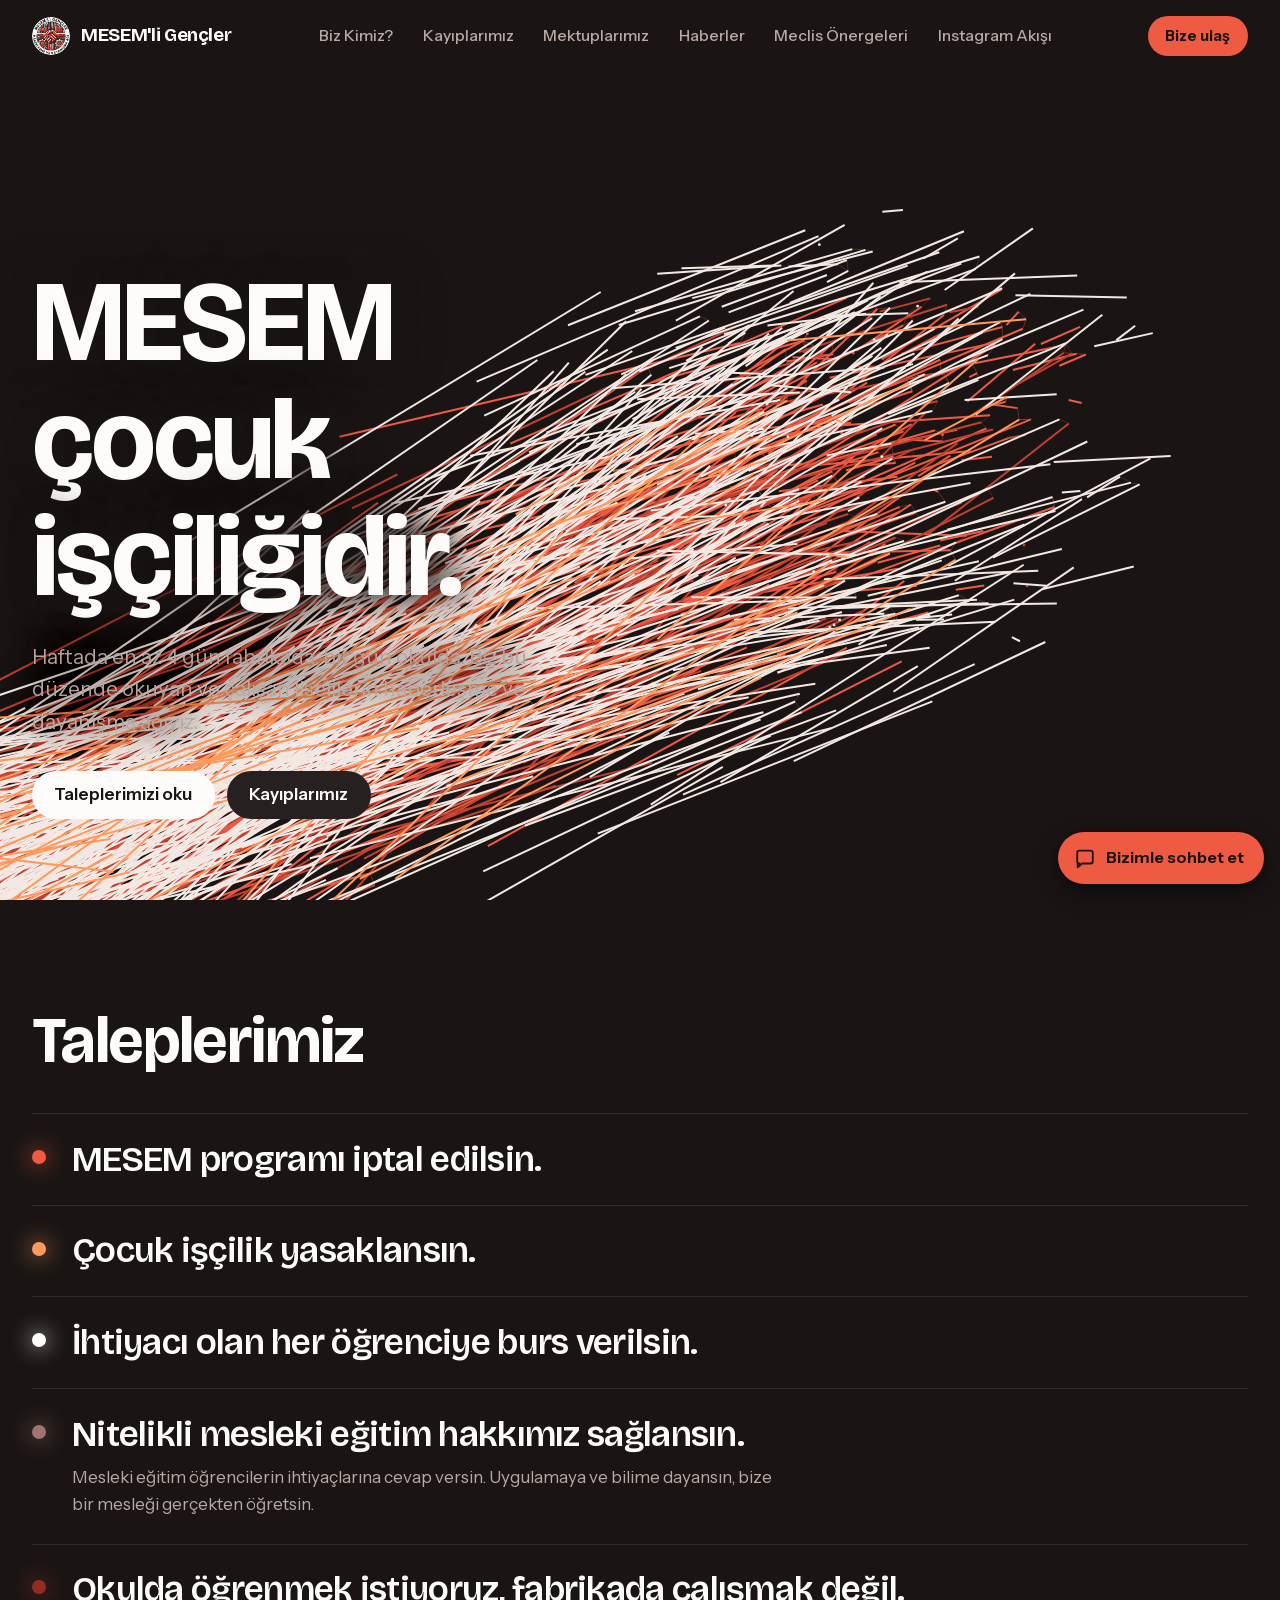
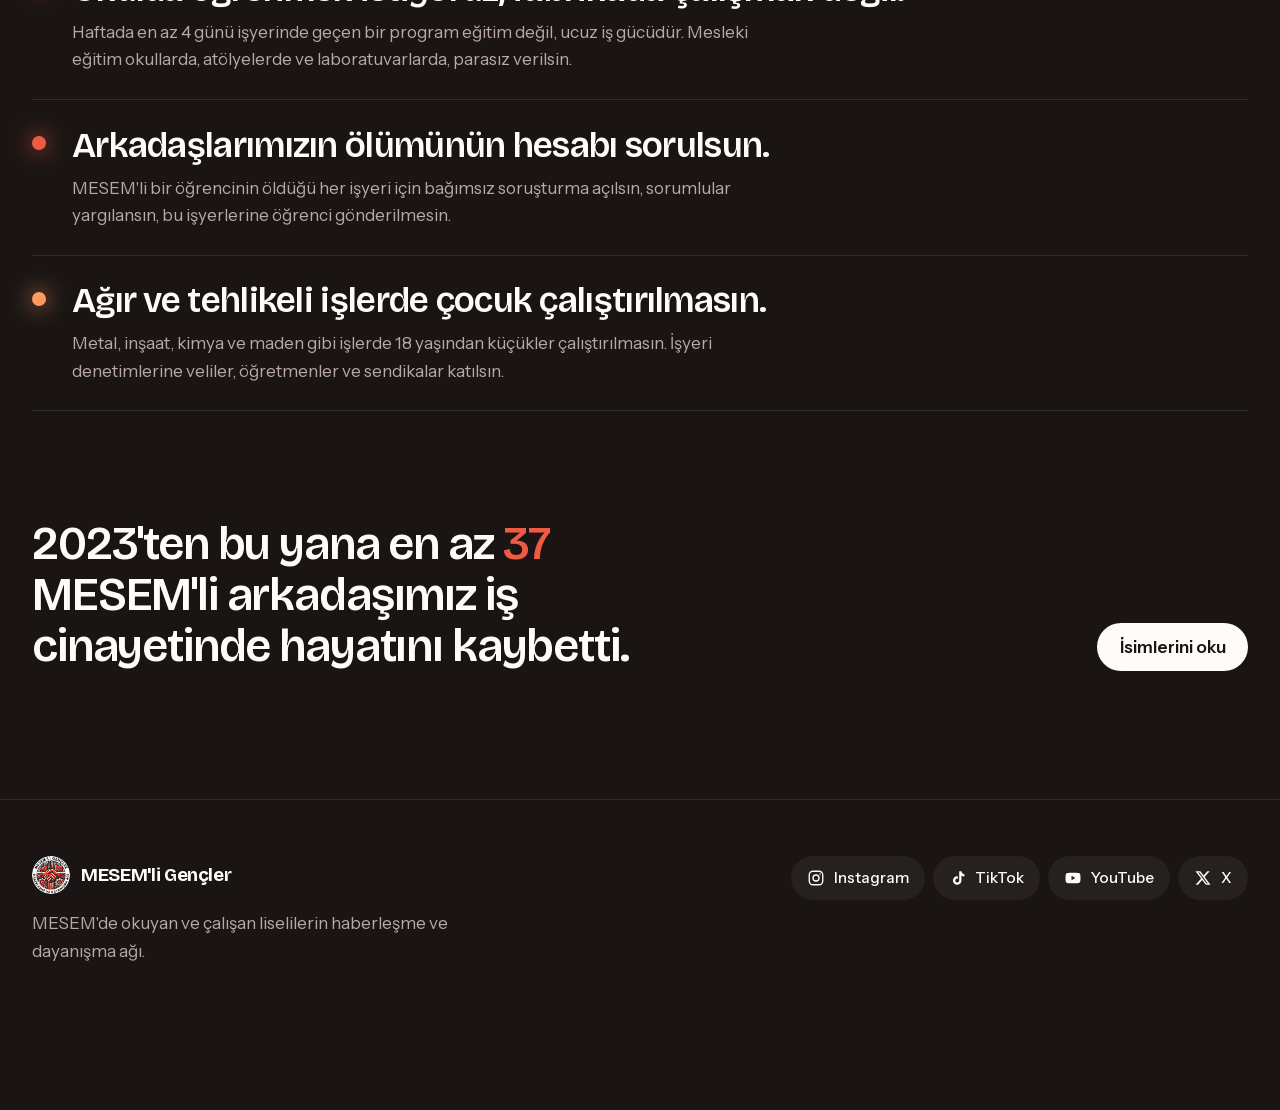
<file: index.html>
<!doctype html>
<html lang="tr">
<head>
  <meta charset="utf-8">
  <meta name="viewport" content="width=device-width, initial-scale=1">
  <title>MESEM'li Gençler</title>
  <meta name="description" content="MESEM çocuk işçiliğidir. MESEM'de okuyan ve çalışan liselilerin haberleşme ve dayanışma ağı.">
  <meta name="theme-color" content="#1a1514">
  <link rel="icon" href="assets/logo/profile.jpg">
  <link rel="stylesheet" href="css/site.css?v=202611180322">

  <!--meta-->
  <link rel="canonical" href="https://mesemligencler.com/">
  <meta property="og:type" content="website">
  <meta property="og:locale" content="tr_TR">
  <meta property="og:site_name" content="MESEM'li Gençler">
  <meta property="og:title" content="MESEM&#x27;li Gençler">
  <meta property="og:description" content="MESEM çocuk işçiliğidir. MESEM&#x27;de okuyan ve çalışan liselilerin haberleşme ve dayanışma ağı.">
  <meta property="og:url" content="https://mesemligencler.com/">
  <meta property="og:image" content="https://mesemligencler.com/og.jpg">
  <meta property="og:image:width" content="1200">
  <meta property="og:image:height" content="630">
  <meta property="og:image:alt" content="MESEM&#x27;li Gençler: MESEM çocuk işçiliğidir.">
  <meta name="twitter:card" content="summary_large_image">
  <link rel="stylesheet" href="css/bot.css?v=5">
  <!--/meta-->
</head>
<body data-page="home">
  <!--header-->
  <header class="site-header">
    <div class="wrap site-header__inner">
      <a class="brand" href="./"><img src="assets/logo/profile.jpg" alt="" width="38" height="38">MESEM'li Gençler</a>
      <nav class="nav" aria-label="Ana menü"><a href="biz-kimiz.html">Biz Kimiz?</a><a href="kayiplar.html">Kayıplarımız</a><a href="mektuplar.html">Mektuplarımız</a><a href="haberler.html">Haberler</a><a href="onergeler.html">Meclis Önergeleri</a><a href="akis.html">Instagram Akışı</a></nav>
      <div class="header-actions">
        <a class="nav-cta" href="iletisim.html">Bize ulaş</a>
        
        <button class="menu-btn" type="button" aria-expanded="false" aria-controls="mobile-menu" aria-label="Menüyü aç"><span></span><span></span><span></span></button>
      </div>
    </div>
  </header>
  <div class="mobile-menu" id="mobile-menu">
    <nav aria-label="Mobil menü"><a href="./" aria-current="page">Talepler</a><a href="biz-kimiz.html">Biz Kimiz?</a><a href="kayiplar.html">Kayıplarımız</a><a href="mektuplar.html">Mektuplarımız</a><a href="haberler.html">Haberler</a><a href="onergeler.html">Meclis Önergeleri</a><a href="akis.html">Instagram Akışı</a></nav>
    <a class="mobile-menu__cta" href="iletisim.html">Bize ulaş</a>
    <div class="social"><a href="https://www.instagram.com/mesemligencler/" target="_blank" rel="noopener"><svg viewBox="0 0 24 24" fill="none" stroke="currentColor" stroke-width="1.8" aria-hidden="true"><rect x="3" y="3" width="18" height="18" rx="5"/><circle cx="12" cy="12" r="4"/><circle cx="17.5" cy="6.5" r="1" fill="currentColor" stroke="none"/></svg><span>Instagram</span></a><a href="https://www.tiktok.com/@mesemligencler" target="_blank" rel="noopener"><svg viewBox="0 0 24 24" fill="currentColor" aria-hidden="true"><path d="M16.6 3c.4 2.2 1.8 3.7 4 4v3.1c-1.5 0-2.9-.4-4-1.1v6.3a5.7 5.7 0 1 1-5.7-5.7c.3 0 .6 0 .9.1v3.2a2.6 2.6 0 1 0 1.8 2.4V3h3Z"/></svg><span>TikTok</span></a><a href="https://www.youtube.com/@MESEMliGencler2024" target="_blank" rel="noopener"><svg viewBox="0 0 24 24" fill="currentColor" aria-hidden="true"><path d="M21.6 7.2a2.5 2.5 0 0 0-1.8-1.8C18.2 5 12 5 12 5s-6.2 0-7.8.4A2.5 2.5 0 0 0 2.4 7.2C2 8.8 2 12 2 12s0 3.2.4 4.8a2.5 2.5 0 0 0 1.8 1.8C5.8 19 12 19 12 19s6.2 0 7.8-.4a2.5 2.5 0 0 0 1.8-1.8c.4-1.6.4-4.8.4-4.8s0-3.2-.4-4.8ZM10 15V9l5.2 3L10 15Z"/></svg><span>YouTube</span></a><a href="https://x.com/mesemligencler" target="_blank" rel="noopener"><svg viewBox="0 0 24 24" fill="currentColor" aria-hidden="true"><path d="M17.8 3h3.1l-6.8 7.7L22 21h-6.2l-4.9-6.3L5.3 21H2.2l7.3-8.3L2 3h6.4l4.4 5.8L17.8 3Zm-1.1 16.2h1.7L7.4 4.7H5.6l11.1 14.5Z"/></svg><span>X</span></a></div>
  </div>
  <!--/header-->

  <main>
    <section class="hero" aria-labelledby="hero-title">
      <canvas data-network aria-hidden="true"></canvas>
      <div class="wrap hero__content">
        <h1 id="hero-title">MESEM çocuk işçiliğidir.</h1>
        <p class="hero__lead">Haftada en az 4 gün fabrikada, bir gün okulda. Biz bu düzende okuyan ve çalışan liselilerin haberleşme ve dayanışma ağıyız.</p>
        <div class="hero__actions">
          <a class="btn" href="#talepler">Taleplerimizi oku</a>
          <a class="btn btn--ghost" href="kayiplar.html">Kayıplarımız</a>
        </div>
      </div>
    </section>

    <section class="section" id="talepler" aria-labelledby="talepler-title">
      <div class="wrap">
        <h2 id="talepler-title">Taleplerimiz</h2>
        <ul class="demands">
          <li style="--dot: var(--c1)">
            <span class="dot" aria-hidden="true"></span>
            <div>
              <strong>MESEM programı iptal edilsin.</strong>
            </div>
          </li>
          <li style="--dot: var(--c3)">
            <span class="dot" aria-hidden="true"></span>
            <div>
              <strong>Çocuk işçilik yasaklansın.</strong>
            </div>
          </li>
          <li style="--dot: var(--ink)">
            <span class="dot" aria-hidden="true"></span>
            <div>
              <strong>İhtiyacı olan her öğrenciye burs verilsin.</strong>
            </div>
          </li>
          <li style="--dot: var(--c4)">
            <span class="dot" aria-hidden="true"></span>
            <div>
              <strong>Nitelikli mesleki eğitim hakkımız sağlansın.</strong>
              <p>Mesleki eğitim öğrencilerin ihtiyaçlarına cevap versin. Uygulamaya ve bilime dayansın, bize bir mesleği gerçekten öğretsin.</p>
            </div>
          </li>
          <li style="--dot: var(--c2)">
            <span class="dot" aria-hidden="true"></span>
            <div>
              <strong>Okulda öğrenmek istiyoruz, fabrikada çalışmak değil.</strong>
              <p>Haftada en az 4 günü işyerinde geçen bir program eğitim değil, ucuz iş gücüdür. Mesleki eğitim okullarda, atölyelerde ve laboratuvarlarda, parasız verilsin.</p>
            </div>
          </li>
          <li style="--dot: var(--c1)">
            <span class="dot" aria-hidden="true"></span>
            <div>
              <strong>Arkadaşlarımızın ölümünün hesabı sorulsun.</strong>
              <p>MESEM'li bir öğrencinin öldüğü her işyeri için bağımsız soruşturma açılsın, sorumlular yargılansın, bu işyerlerine öğrenci gönderilmesin.</p>
            </div>
          </li>
          <li style="--dot: var(--c3)">
            <span class="dot" aria-hidden="true"></span>
            <div>
              <strong>Ağır ve tehlikeli işlerde çocuk çalıştırılmasın.</strong>
              <p>Metal, inşaat, kimya ve maden gibi işlerde 18 yaşından küçükler çalıştırılmasın. İşyeri denetimlerine veliler, öğretmenler ve sendikalar katılsın.</p>
            </div>
          </li>
        </ul>
      </div>
    </section>

    <section class="section" aria-label="Hayatını kaybedenler">
      <div class="wrap toll">
        <p data-toll>MESEM'de okurken iş cinayetinde hayatını kaybeden arkadaşlarımızı unutmuyoruz.</p>
        <a class="btn" href="kayiplar.html">İsimlerini oku</a>
      </div>
    </section>
  </main>
  <!--footer-->
  <footer class="site-footer">
    <div class="wrap">
      <div class="site-footer__top">
        <div class="site-footer__brand">
          <a class="brand" href="./"><img src="assets/logo/profile.jpg" alt="" width="38" height="38">MESEM'li Gençler</a>
          <p>MESEM'de okuyan ve çalışan liselilerin haberleşme ve dayanışma ağı.</p>
        </div>
        <div class="social"><a href="https://www.instagram.com/mesemligencler/" target="_blank" rel="noopener"><svg viewBox="0 0 24 24" fill="none" stroke="currentColor" stroke-width="1.8" aria-hidden="true"><rect x="3" y="3" width="18" height="18" rx="5"/><circle cx="12" cy="12" r="4"/><circle cx="17.5" cy="6.5" r="1" fill="currentColor" stroke="none"/></svg><span>Instagram</span></a><a href="https://www.tiktok.com/@mesemligencler" target="_blank" rel="noopener"><svg viewBox="0 0 24 24" fill="currentColor" aria-hidden="true"><path d="M16.6 3c.4 2.2 1.8 3.7 4 4v3.1c-1.5 0-2.9-.4-4-1.1v6.3a5.7 5.7 0 1 1-5.7-5.7c.3 0 .6 0 .9.1v3.2a2.6 2.6 0 1 0 1.8 2.4V3h3Z"/></svg><span>TikTok</span></a><a href="https://www.youtube.com/@MESEMliGencler2024" target="_blank" rel="noopener"><svg viewBox="0 0 24 24" fill="currentColor" aria-hidden="true"><path d="M21.6 7.2a2.5 2.5 0 0 0-1.8-1.8C18.2 5 12 5 12 5s-6.2 0-7.8.4A2.5 2.5 0 0 0 2.4 7.2C2 8.8 2 12 2 12s0 3.2.4 4.8a2.5 2.5 0 0 0 1.8 1.8C5.8 19 12 19 12 19s6.2 0 7.8-.4a2.5 2.5 0 0 0 1.8-1.8c.4-1.6.4-4.8.4-4.8s0-3.2-.4-4.8ZM10 15V9l5.2 3L10 15Z"/></svg><span>YouTube</span></a><a href="https://x.com/mesemligencler" target="_blank" rel="noopener"><svg viewBox="0 0 24 24" fill="currentColor" aria-hidden="true"><path d="M17.8 3h3.1l-6.8 7.7L22 21h-6.2l-4.9-6.3L5.3 21H2.2l7.3-8.3L2 3h6.4l4.4 5.8L17.8 3Zm-1.1 16.2h1.7L7.4 4.7H5.6l11.1 14.5Z"/></svg><span>X</span></a></div>
      </div>
    </div>
  </footer>
  <!--/footer-->


  <script src="js/data.js?v=202611180322"></script>
  <script src="js/logo-points.js?v=202611180322"></script>
  <script src="js/common.js?v=202611180322"></script>
  <script src="js/network.js?v=202611180322"></script>
  <script src="js/pages/home.js?v=202611180322"></script>

  <!--bot-->
  <script src="js/reveal.js?v=5"></script>
  <script src="js/bot-tree.js?v=5"></script>
  <script src="js/bot.js?v=5"></script>
  <!--/bot-->
</body>
</html>
</file>
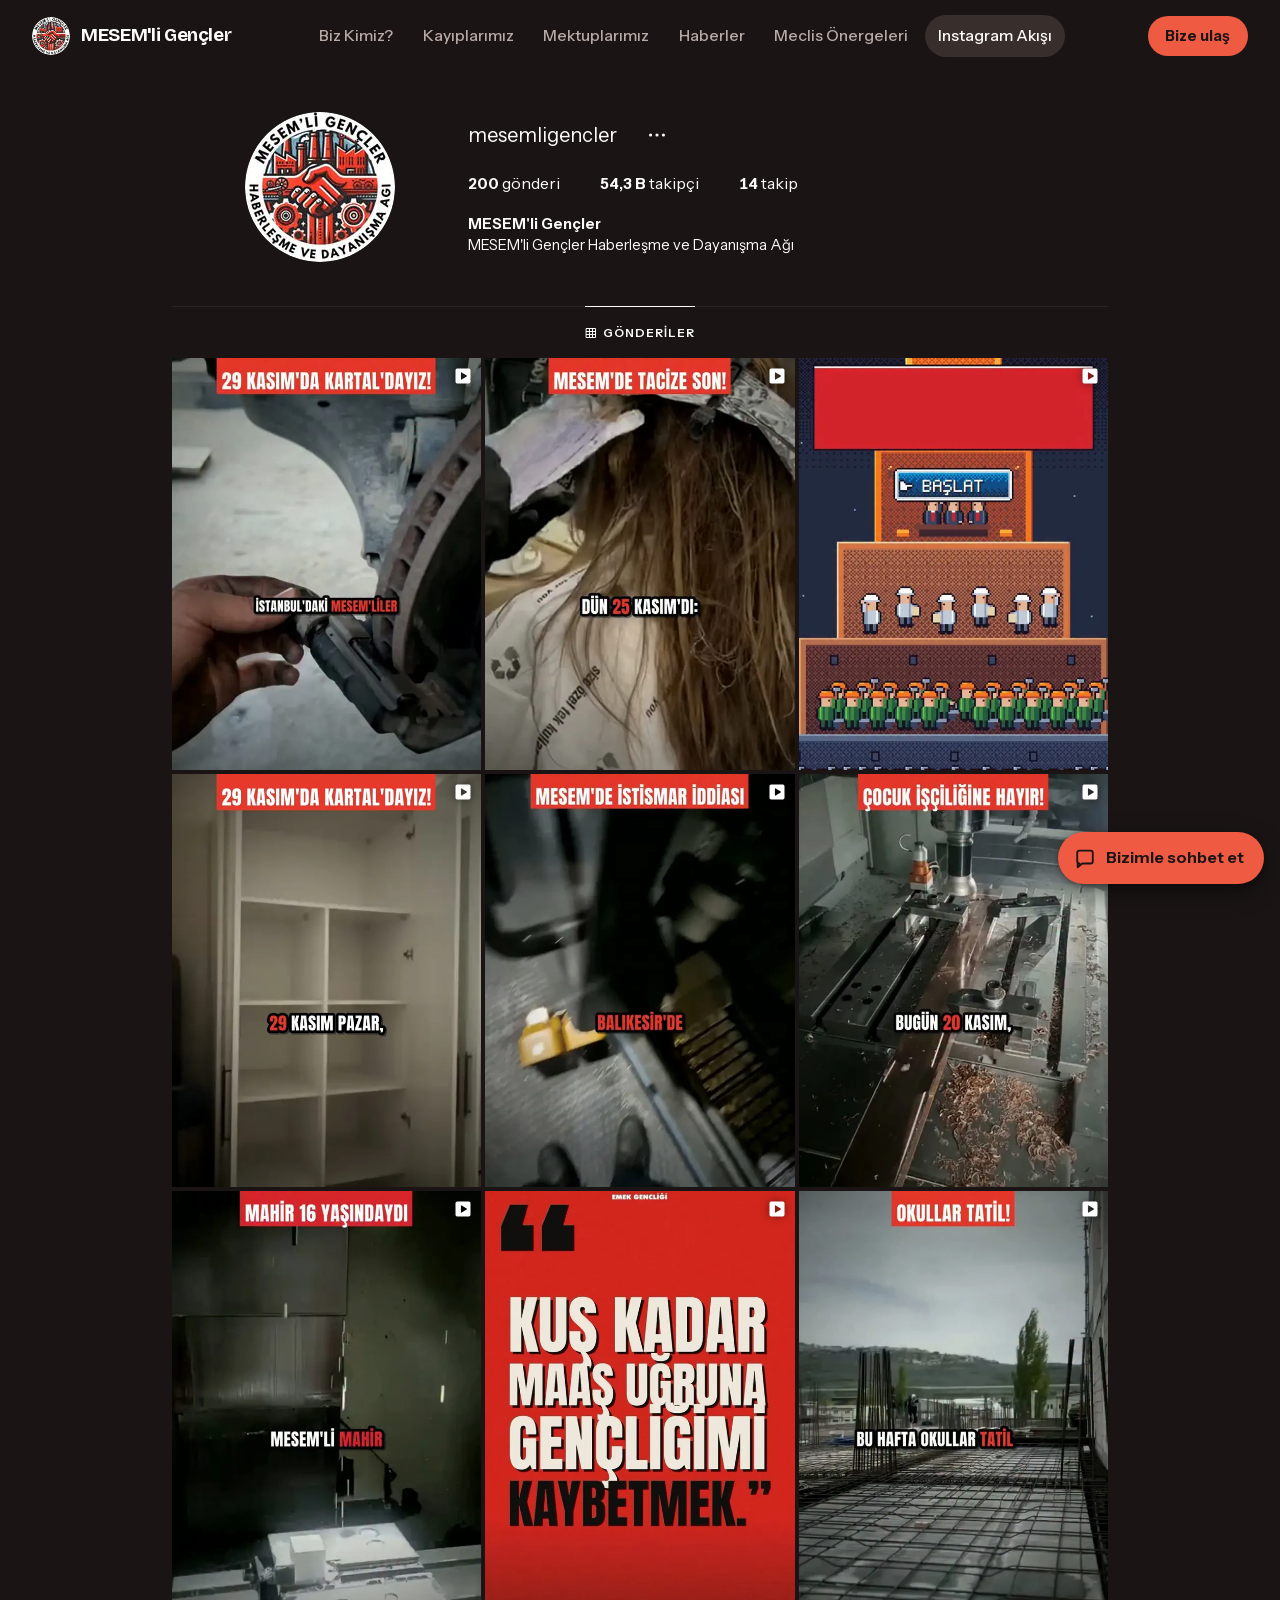
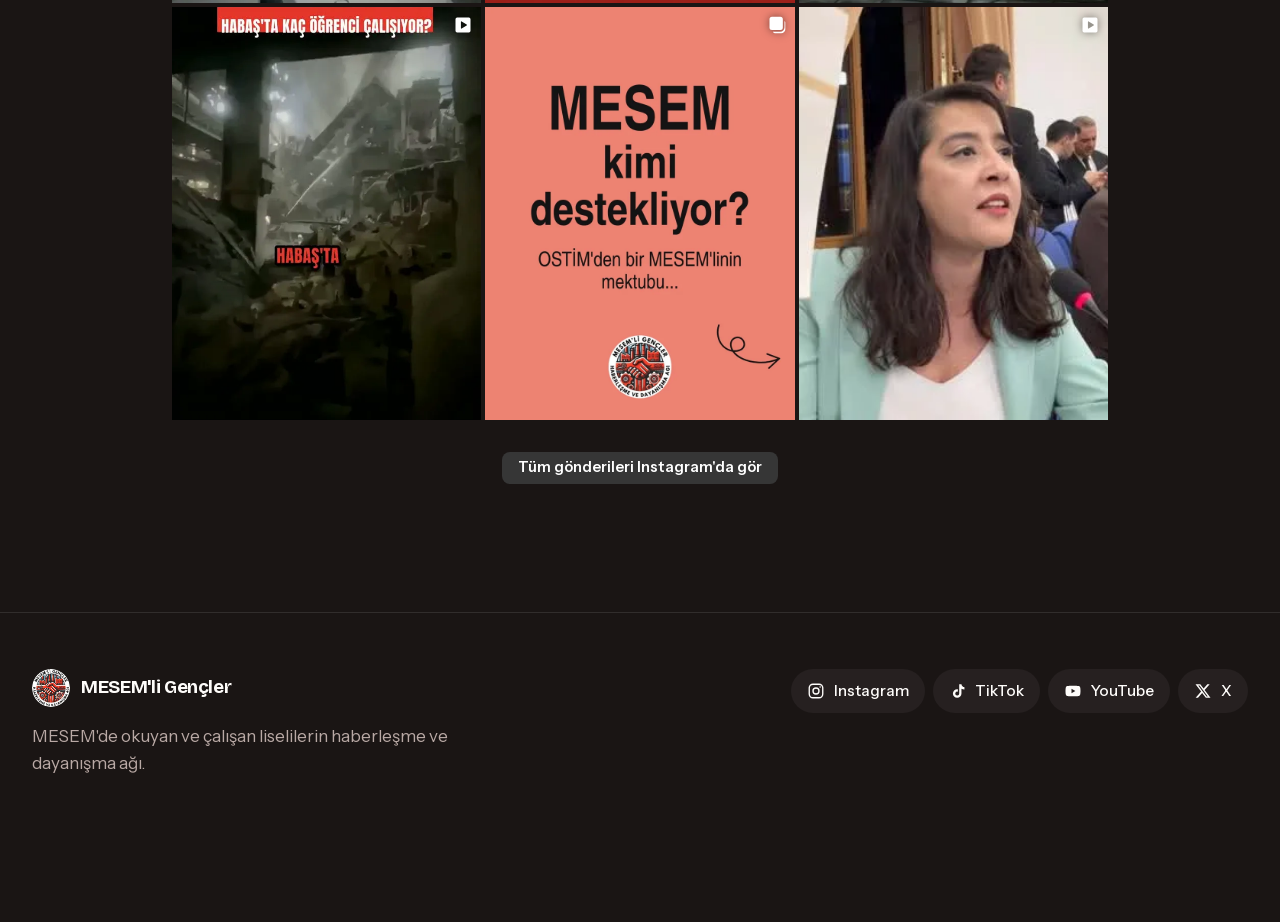
<file: akis.html>
<!doctype html>
<html lang="tr">
<head>
  <meta charset="utf-8">
  <meta name="viewport" content="width=device-width, initial-scale=1">
  <title>Instagram Akışı | MESEM'li Gençler</title>
  <meta name="description" content="MESEM'li Gençler Instagram paylaşımları.">
  <meta name="theme-color" content="#1a1514">
  <link rel="icon" href="assets/logo/profile.jpg">
  <link rel="stylesheet" href="css/site.css?v=202611180322">
  <link rel="stylesheet" href="css/carousel.css?v=202611180322">
  <link rel="stylesheet" href="css/insta.css?v=202611180322">

  <!--meta-->
  <link rel="canonical" href="https://mesemligencler.com/akis.html">
  <meta property="og:type" content="website">
  <meta property="og:locale" content="tr_TR">
  <meta property="og:site_name" content="MESEM'li Gençler">
  <meta property="og:title" content="Instagram Akışı | MESEM&#x27;li Gençler">
  <meta property="og:description" content="MESEM&#x27;li Gençler Instagram paylaşımları.">
  <meta property="og:url" content="https://mesemligencler.com/akis.html">
  <meta property="og:image" content="https://mesemligencler.com/og.jpg">
  <meta property="og:image:width" content="1200">
  <meta property="og:image:height" content="630">
  <meta property="og:image:alt" content="MESEM&#x27;li Gençler: MESEM çocuk işçiliğidir.">
  <meta name="twitter:card" content="summary_large_image">
  <link rel="stylesheet" href="css/bot.css?v=5">
  <!--/meta-->
</head>
<body data-page="akis">
  <!--header-->
  <header class="site-header">
    <div class="wrap site-header__inner">
      <a class="brand" href="./"><img src="assets/logo/profile.jpg" alt="" width="38" height="38">MESEM'li Gençler</a>
      <nav class="nav" aria-label="Ana menü"><a href="biz-kimiz.html">Biz Kimiz?</a><a href="kayiplar.html">Kayıplarımız</a><a href="mektuplar.html">Mektuplarımız</a><a href="haberler.html">Haberler</a><a href="onergeler.html">Meclis Önergeleri</a><a href="akis.html" aria-current="page">Instagram Akışı</a></nav>
      <div class="header-actions">
        <a class="nav-cta" href="iletisim.html">Bize ulaş</a>
        
        <button class="menu-btn" type="button" aria-expanded="false" aria-controls="mobile-menu" aria-label="Menüyü aç"><span></span><span></span><span></span></button>
      </div>
    </div>
  </header>
  <div class="mobile-menu" id="mobile-menu">
    <nav aria-label="Mobil menü"><a href="./">Talepler</a><a href="biz-kimiz.html">Biz Kimiz?</a><a href="kayiplar.html">Kayıplarımız</a><a href="mektuplar.html">Mektuplarımız</a><a href="haberler.html">Haberler</a><a href="onergeler.html">Meclis Önergeleri</a><a href="akis.html" aria-current="page">Instagram Akışı</a></nav>
    <a class="mobile-menu__cta" href="iletisim.html">Bize ulaş</a>
    <div class="social"><a href="https://www.instagram.com/mesemligencler/" target="_blank" rel="noopener"><svg viewBox="0 0 24 24" fill="none" stroke="currentColor" stroke-width="1.8" aria-hidden="true"><rect x="3" y="3" width="18" height="18" rx="5"/><circle cx="12" cy="12" r="4"/><circle cx="17.5" cy="6.5" r="1" fill="currentColor" stroke="none"/></svg><span>Instagram</span></a><a href="https://www.tiktok.com/@mesemligencler" target="_blank" rel="noopener"><svg viewBox="0 0 24 24" fill="currentColor" aria-hidden="true"><path d="M16.6 3c.4 2.2 1.8 3.7 4 4v3.1c-1.5 0-2.9-.4-4-1.1v6.3a5.7 5.7 0 1 1-5.7-5.7c.3 0 .6 0 .9.1v3.2a2.6 2.6 0 1 0 1.8 2.4V3h3Z"/></svg><span>TikTok</span></a><a href="https://www.youtube.com/@MESEMliGencler2024" target="_blank" rel="noopener"><svg viewBox="0 0 24 24" fill="currentColor" aria-hidden="true"><path d="M21.6 7.2a2.5 2.5 0 0 0-1.8-1.8C18.2 5 12 5 12 5s-6.2 0-7.8.4A2.5 2.5 0 0 0 2.4 7.2C2 8.8 2 12 2 12s0 3.2.4 4.8a2.5 2.5 0 0 0 1.8 1.8C5.8 19 12 19 12 19s6.2 0 7.8-.4a2.5 2.5 0 0 0 1.8-1.8c.4-1.6.4-4.8.4-4.8s0-3.2-.4-4.8ZM10 15V9l5.2 3L10 15Z"/></svg><span>YouTube</span></a><a href="https://x.com/mesemligencler" target="_blank" rel="noopener"><svg viewBox="0 0 24 24" fill="currentColor" aria-hidden="true"><path d="M17.8 3h3.1l-6.8 7.7L22 21h-6.2l-4.9-6.3L5.3 21H2.2l7.3-8.3L2 3h6.4l4.4 5.8L17.8 3Zm-1.1 16.2h1.7L7.4 4.7H5.6l11.1 14.5Z"/></svg><span>X</span></a></div>
  </div>
  <!--/header-->

  <main>
    <h1 class="visually-hidden">Instagram Akışı: paylaşımlarımız</h1>
    <div class="ig" data-ig></div>
  </main>
  <!--footer-->
  <footer class="site-footer">
    <div class="wrap">
      <div class="site-footer__top">
        <div class="site-footer__brand">
          <a class="brand" href="./"><img src="assets/logo/profile.jpg" alt="" width="38" height="38">MESEM'li Gençler</a>
          <p>MESEM'de okuyan ve çalışan liselilerin haberleşme ve dayanışma ağı.</p>
        </div>
        <div class="social"><a href="https://www.instagram.com/mesemligencler/" target="_blank" rel="noopener"><svg viewBox="0 0 24 24" fill="none" stroke="currentColor" stroke-width="1.8" aria-hidden="true"><rect x="3" y="3" width="18" height="18" rx="5"/><circle cx="12" cy="12" r="4"/><circle cx="17.5" cy="6.5" r="1" fill="currentColor" stroke="none"/></svg><span>Instagram</span></a><a href="https://www.tiktok.com/@mesemligencler" target="_blank" rel="noopener"><svg viewBox="0 0 24 24" fill="currentColor" aria-hidden="true"><path d="M16.6 3c.4 2.2 1.8 3.7 4 4v3.1c-1.5 0-2.9-.4-4-1.1v6.3a5.7 5.7 0 1 1-5.7-5.7c.3 0 .6 0 .9.1v3.2a2.6 2.6 0 1 0 1.8 2.4V3h3Z"/></svg><span>TikTok</span></a><a href="https://www.youtube.com/@MESEMliGencler2024" target="_blank" rel="noopener"><svg viewBox="0 0 24 24" fill="currentColor" aria-hidden="true"><path d="M21.6 7.2a2.5 2.5 0 0 0-1.8-1.8C18.2 5 12 5 12 5s-6.2 0-7.8.4A2.5 2.5 0 0 0 2.4 7.2C2 8.8 2 12 2 12s0 3.2.4 4.8a2.5 2.5 0 0 0 1.8 1.8C5.8 19 12 19 12 19s6.2 0 7.8-.4a2.5 2.5 0 0 0 1.8-1.8c.4-1.6.4-4.8.4-4.8s0-3.2-.4-4.8ZM10 15V9l5.2 3L10 15Z"/></svg><span>YouTube</span></a><a href="https://x.com/mesemligencler" target="_blank" rel="noopener"><svg viewBox="0 0 24 24" fill="currentColor" aria-hidden="true"><path d="M17.8 3h3.1l-6.8 7.7L22 21h-6.2l-4.9-6.3L5.3 21H2.2l7.3-8.3L2 3h6.4l4.4 5.8L17.8 3Zm-1.1 16.2h1.7L7.4 4.7H5.6l11.1 14.5Z"/></svg><span>X</span></a></div>
      </div>
    </div>
  </footer>
  <!--/footer-->


  <script src="js/data.js?v=202611180322"></script>
  <script src="js/common.js?v=202611180322"></script>
  <script src="js/carousel.js?v=202611180322"></script>
  <script src="js/pages/akis.js?v=202611180322"></script>

  <!--bot-->
  <script src="js/reveal.js?v=5"></script>
  <script src="js/bot-tree.js?v=5"></script>
  <script src="js/bot.js?v=5"></script>
  <!--/bot-->
</body>
</html>
</file>
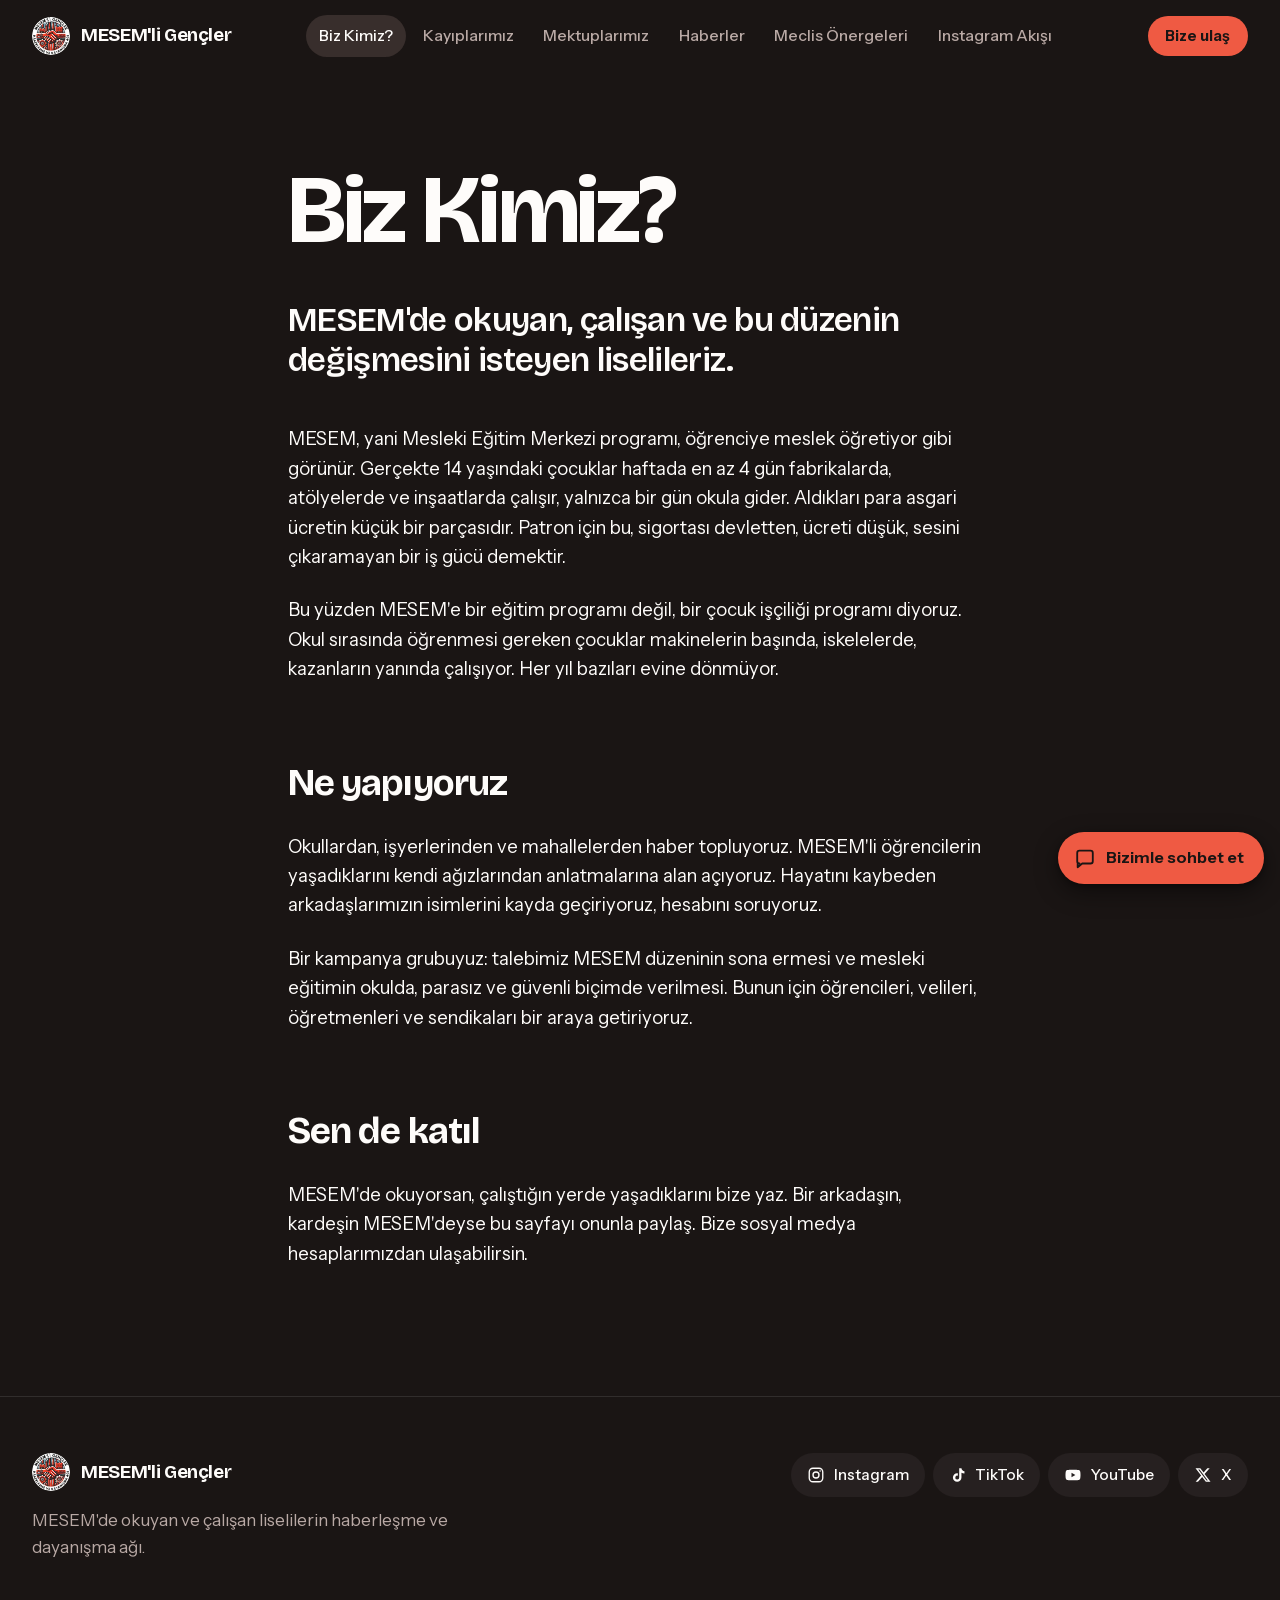
<file: biz-kimiz.html>
<!doctype html>
<html lang="tr">
<head>
  <meta charset="utf-8">
  <meta name="viewport" content="width=device-width, initial-scale=1">
  <title>Biz Kimiz? | MESEM'li Gençler</title>
  <meta name="description" content="MESEM'li Gençler, MESEM'e karşı liselilerin kampanya grubudur.">
  <meta name="theme-color" content="#1a1514">
  <link rel="icon" href="assets/logo/profile.jpg">
  <link rel="stylesheet" href="css/site.css?v=202611180322">

  <!--meta-->
  <link rel="canonical" href="https://mesemligencler.com/biz-kimiz.html">
  <meta property="og:type" content="website">
  <meta property="og:locale" content="tr_TR">
  <meta property="og:site_name" content="MESEM'li Gençler">
  <meta property="og:title" content="Biz Kimiz? | MESEM&#x27;li Gençler">
  <meta property="og:description" content="MESEM&#x27;li Gençler, MESEM&#x27;e karşı liselilerin kampanya grubudur.">
  <meta property="og:url" content="https://mesemligencler.com/biz-kimiz.html">
  <meta property="og:image" content="https://mesemligencler.com/og.jpg">
  <meta property="og:image:width" content="1200">
  <meta property="og:image:height" content="630">
  <meta property="og:image:alt" content="MESEM&#x27;li Gençler: MESEM çocuk işçiliğidir.">
  <meta name="twitter:card" content="summary_large_image">
  <link rel="stylesheet" href="css/bot.css?v=5">
  <!--/meta-->
</head>
<body data-page="biz-kimiz">
  <!--header-->
  <header class="site-header">
    <div class="wrap site-header__inner">
      <a class="brand" href="./"><img src="assets/logo/profile.jpg" alt="" width="38" height="38">MESEM'li Gençler</a>
      <nav class="nav" aria-label="Ana menü"><a href="biz-kimiz.html" aria-current="page">Biz Kimiz?</a><a href="kayiplar.html">Kayıplarımız</a><a href="mektuplar.html">Mektuplarımız</a><a href="haberler.html">Haberler</a><a href="onergeler.html">Meclis Önergeleri</a><a href="akis.html">Instagram Akışı</a></nav>
      <div class="header-actions">
        <a class="nav-cta" href="iletisim.html">Bize ulaş</a>
        
        <button class="menu-btn" type="button" aria-expanded="false" aria-controls="mobile-menu" aria-label="Menüyü aç"><span></span><span></span><span></span></button>
      </div>
    </div>
  </header>
  <div class="mobile-menu" id="mobile-menu">
    <nav aria-label="Mobil menü"><a href="./">Talepler</a><a href="biz-kimiz.html" aria-current="page">Biz Kimiz?</a><a href="kayiplar.html">Kayıplarımız</a><a href="mektuplar.html">Mektuplarımız</a><a href="haberler.html">Haberler</a><a href="onergeler.html">Meclis Önergeleri</a><a href="akis.html">Instagram Akışı</a></nav>
    <a class="mobile-menu__cta" href="iletisim.html">Bize ulaş</a>
    <div class="social"><a href="https://www.instagram.com/mesemligencler/" target="_blank" rel="noopener"><svg viewBox="0 0 24 24" fill="none" stroke="currentColor" stroke-width="1.8" aria-hidden="true"><rect x="3" y="3" width="18" height="18" rx="5"/><circle cx="12" cy="12" r="4"/><circle cx="17.5" cy="6.5" r="1" fill="currentColor" stroke="none"/></svg><span>Instagram</span></a><a href="https://www.tiktok.com/@mesemligencler" target="_blank" rel="noopener"><svg viewBox="0 0 24 24" fill="currentColor" aria-hidden="true"><path d="M16.6 3c.4 2.2 1.8 3.7 4 4v3.1c-1.5 0-2.9-.4-4-1.1v6.3a5.7 5.7 0 1 1-5.7-5.7c.3 0 .6 0 .9.1v3.2a2.6 2.6 0 1 0 1.8 2.4V3h3Z"/></svg><span>TikTok</span></a><a href="https://www.youtube.com/@MESEMliGencler2024" target="_blank" rel="noopener"><svg viewBox="0 0 24 24" fill="currentColor" aria-hidden="true"><path d="M21.6 7.2a2.5 2.5 0 0 0-1.8-1.8C18.2 5 12 5 12 5s-6.2 0-7.8.4A2.5 2.5 0 0 0 2.4 7.2C2 8.8 2 12 2 12s0 3.2.4 4.8a2.5 2.5 0 0 0 1.8 1.8C5.8 19 12 19 12 19s6.2 0 7.8-.4a2.5 2.5 0 0 0 1.8-1.8c.4-1.6.4-4.8.4-4.8s0-3.2-.4-4.8ZM10 15V9l5.2 3L10 15Z"/></svg><span>YouTube</span></a><a href="https://x.com/mesemligencler" target="_blank" rel="noopener"><svg viewBox="0 0 24 24" fill="currentColor" aria-hidden="true"><path d="M17.8 3h3.1l-6.8 7.7L22 21h-6.2l-4.9-6.3L5.3 21H2.2l7.3-8.3L2 3h6.4l4.4 5.8L17.8 3Zm-1.1 16.2h1.7L7.4 4.7H5.6l11.1 14.5Z"/></svg><span>X</span></a></div>
  </div>
  <!--/header-->

  <main>
    <header class="page-head wrap--text">
      <h1>Biz Kimiz?</h1>
    </header>

    <article class="wrap--text prose">
      <p class="big">MESEM'de okuyan, çalışan ve bu düzenin değişmesini isteyen liselileriz.</p>

      <p>MESEM, yani Mesleki Eğitim Merkezi programı, öğrenciye meslek öğretiyor gibi görünür. Gerçekte 14 yaşındaki çocuklar haftada en az 4 gün fabrikalarda, atölyelerde ve inşaatlarda çalışır, yalnızca bir gün okula gider. Aldıkları para asgari ücretin küçük bir parçasıdır. Patron için bu, sigortası devletten, ücreti düşük, sesini çıkaramayan bir iş gücü demektir.</p>

      <p>Bu yüzden MESEM'e bir eğitim programı değil, bir çocuk işçiliği programı diyoruz. Okul sırasında öğrenmesi gereken çocuklar makinelerin başında, iskelelerde, kazanların yanında çalışıyor. Her yıl bazıları evine dönmüyor.</p>

      <h2>Ne yapıyoruz</h2>
      <p>Okullardan, işyerlerinden ve mahallelerden haber topluyoruz. MESEM'li öğrencilerin yaşadıklarını kendi ağızlarından anlatmalarına alan açıyoruz. Hayatını kaybeden arkadaşlarımızın isimlerini kayda geçiriyoruz, hesabını soruyoruz.</p>
      <p>Bir kampanya grubuyuz: talebimiz MESEM düzeninin sona ermesi ve mesleki eğitimin okulda, parasız ve güvenli biçimde verilmesi. Bunun için öğrencileri, velileri, öğretmenleri ve sendikaları bir araya getiriyoruz.</p>

      <h2>Sen de katıl</h2>
      <p>MESEM'de okuyorsan, çalıştığın yerde yaşadıklarını bize yaz. Bir arkadaşın, kardeşin MESEM'deyse bu sayfayı onunla paylaş. Bize sosyal medya hesaplarımızdan ulaşabilirsin.</p>
    </article>
  </main>
  <!--footer-->
  <footer class="site-footer">
    <div class="wrap">
      <div class="site-footer__top">
        <div class="site-footer__brand">
          <a class="brand" href="./"><img src="assets/logo/profile.jpg" alt="" width="38" height="38">MESEM'li Gençler</a>
          <p>MESEM'de okuyan ve çalışan liselilerin haberleşme ve dayanışma ağı.</p>
        </div>
        <div class="social"><a href="https://www.instagram.com/mesemligencler/" target="_blank" rel="noopener"><svg viewBox="0 0 24 24" fill="none" stroke="currentColor" stroke-width="1.8" aria-hidden="true"><rect x="3" y="3" width="18" height="18" rx="5"/><circle cx="12" cy="12" r="4"/><circle cx="17.5" cy="6.5" r="1" fill="currentColor" stroke="none"/></svg><span>Instagram</span></a><a href="https://www.tiktok.com/@mesemligencler" target="_blank" rel="noopener"><svg viewBox="0 0 24 24" fill="currentColor" aria-hidden="true"><path d="M16.6 3c.4 2.2 1.8 3.7 4 4v3.1c-1.5 0-2.9-.4-4-1.1v6.3a5.7 5.7 0 1 1-5.7-5.7c.3 0 .6 0 .9.1v3.2a2.6 2.6 0 1 0 1.8 2.4V3h3Z"/></svg><span>TikTok</span></a><a href="https://www.youtube.com/@MESEMliGencler2024" target="_blank" rel="noopener"><svg viewBox="0 0 24 24" fill="currentColor" aria-hidden="true"><path d="M21.6 7.2a2.5 2.5 0 0 0-1.8-1.8C18.2 5 12 5 12 5s-6.2 0-7.8.4A2.5 2.5 0 0 0 2.4 7.2C2 8.8 2 12 2 12s0 3.2.4 4.8a2.5 2.5 0 0 0 1.8 1.8C5.8 19 12 19 12 19s6.2 0 7.8-.4a2.5 2.5 0 0 0 1.8-1.8c.4-1.6.4-4.8.4-4.8s0-3.2-.4-4.8ZM10 15V9l5.2 3L10 15Z"/></svg><span>YouTube</span></a><a href="https://x.com/mesemligencler" target="_blank" rel="noopener"><svg viewBox="0 0 24 24" fill="currentColor" aria-hidden="true"><path d="M17.8 3h3.1l-6.8 7.7L22 21h-6.2l-4.9-6.3L5.3 21H2.2l7.3-8.3L2 3h6.4l4.4 5.8L17.8 3Zm-1.1 16.2h1.7L7.4 4.7H5.6l11.1 14.5Z"/></svg><span>X</span></a></div>
      </div>
    </div>
  </footer>
  <!--/footer-->


  <script src="js/common.js?v=202611180322"></script>

  <!--bot-->
  <script src="js/reveal.js?v=5"></script>
  <script src="js/bot-tree.js?v=5"></script>
  <script src="js/bot.js?v=5"></script>
  <!--/bot-->
</body>
</html>
</file>
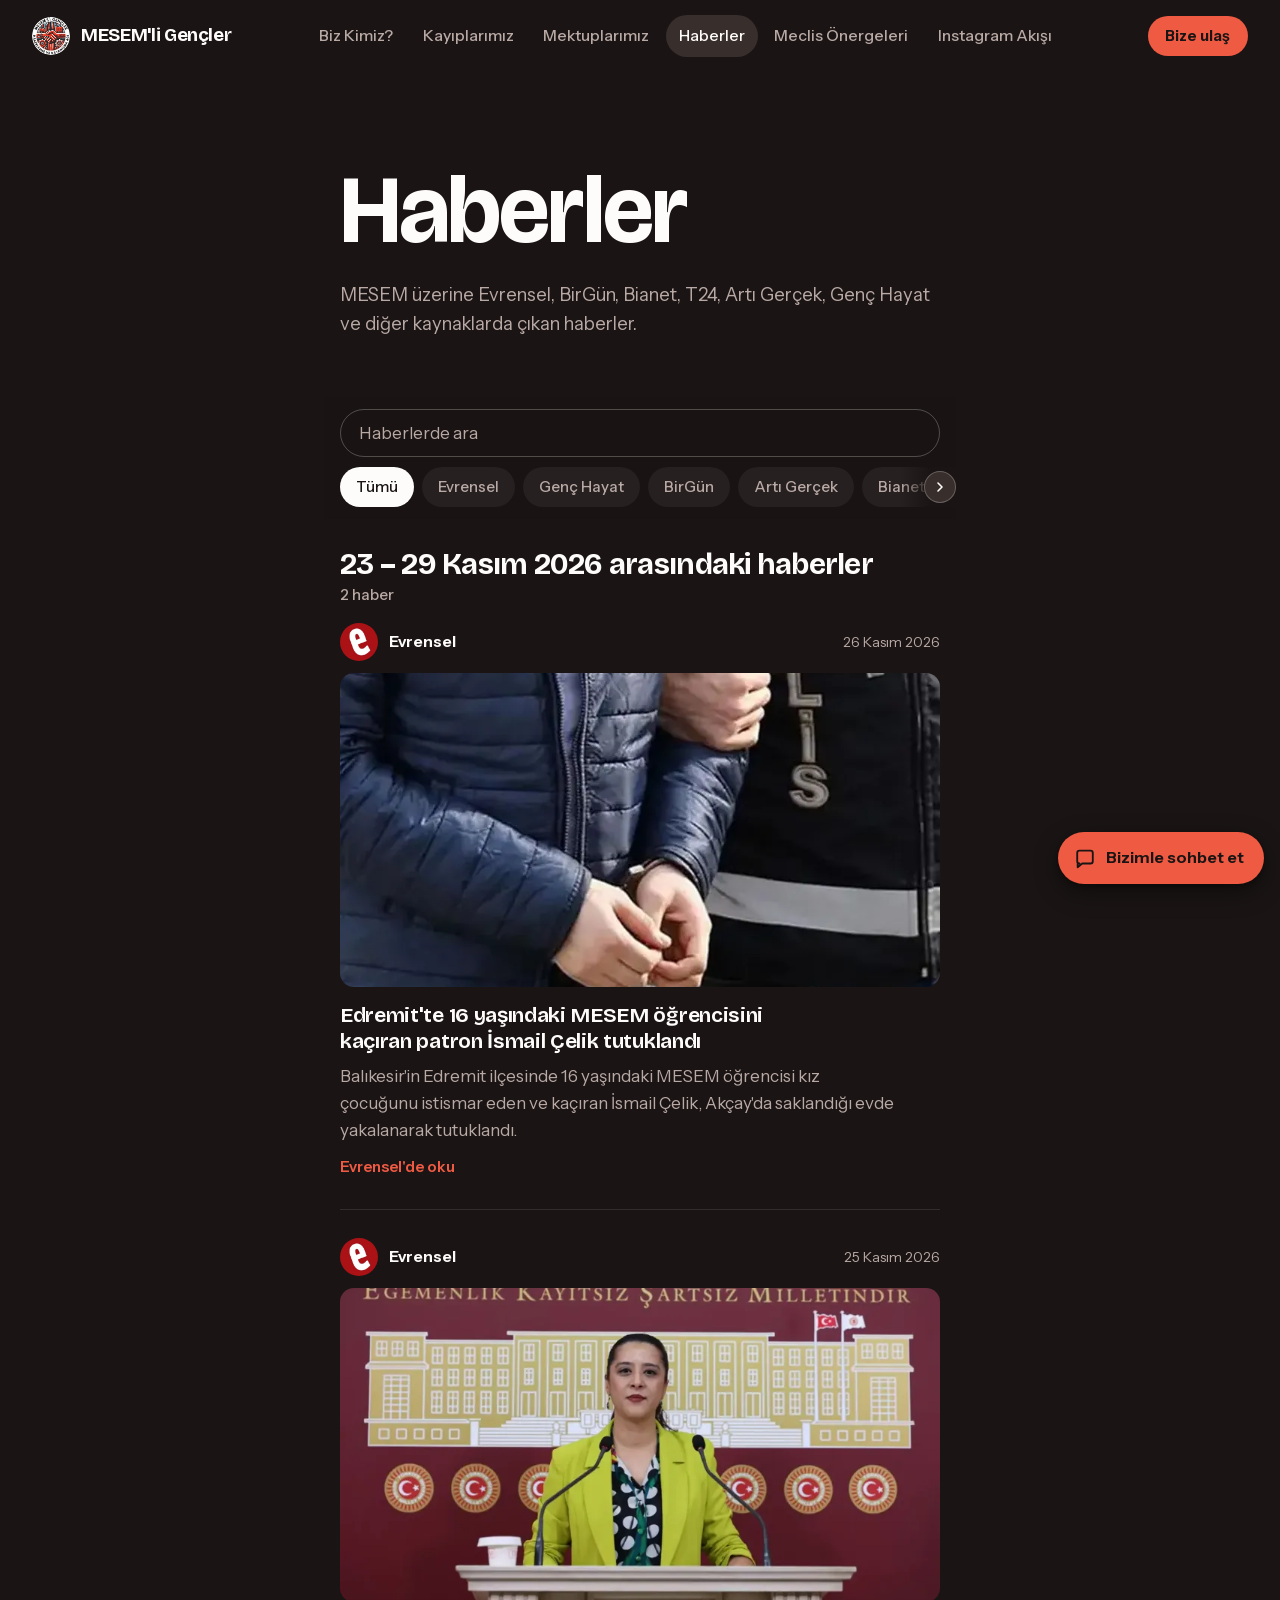
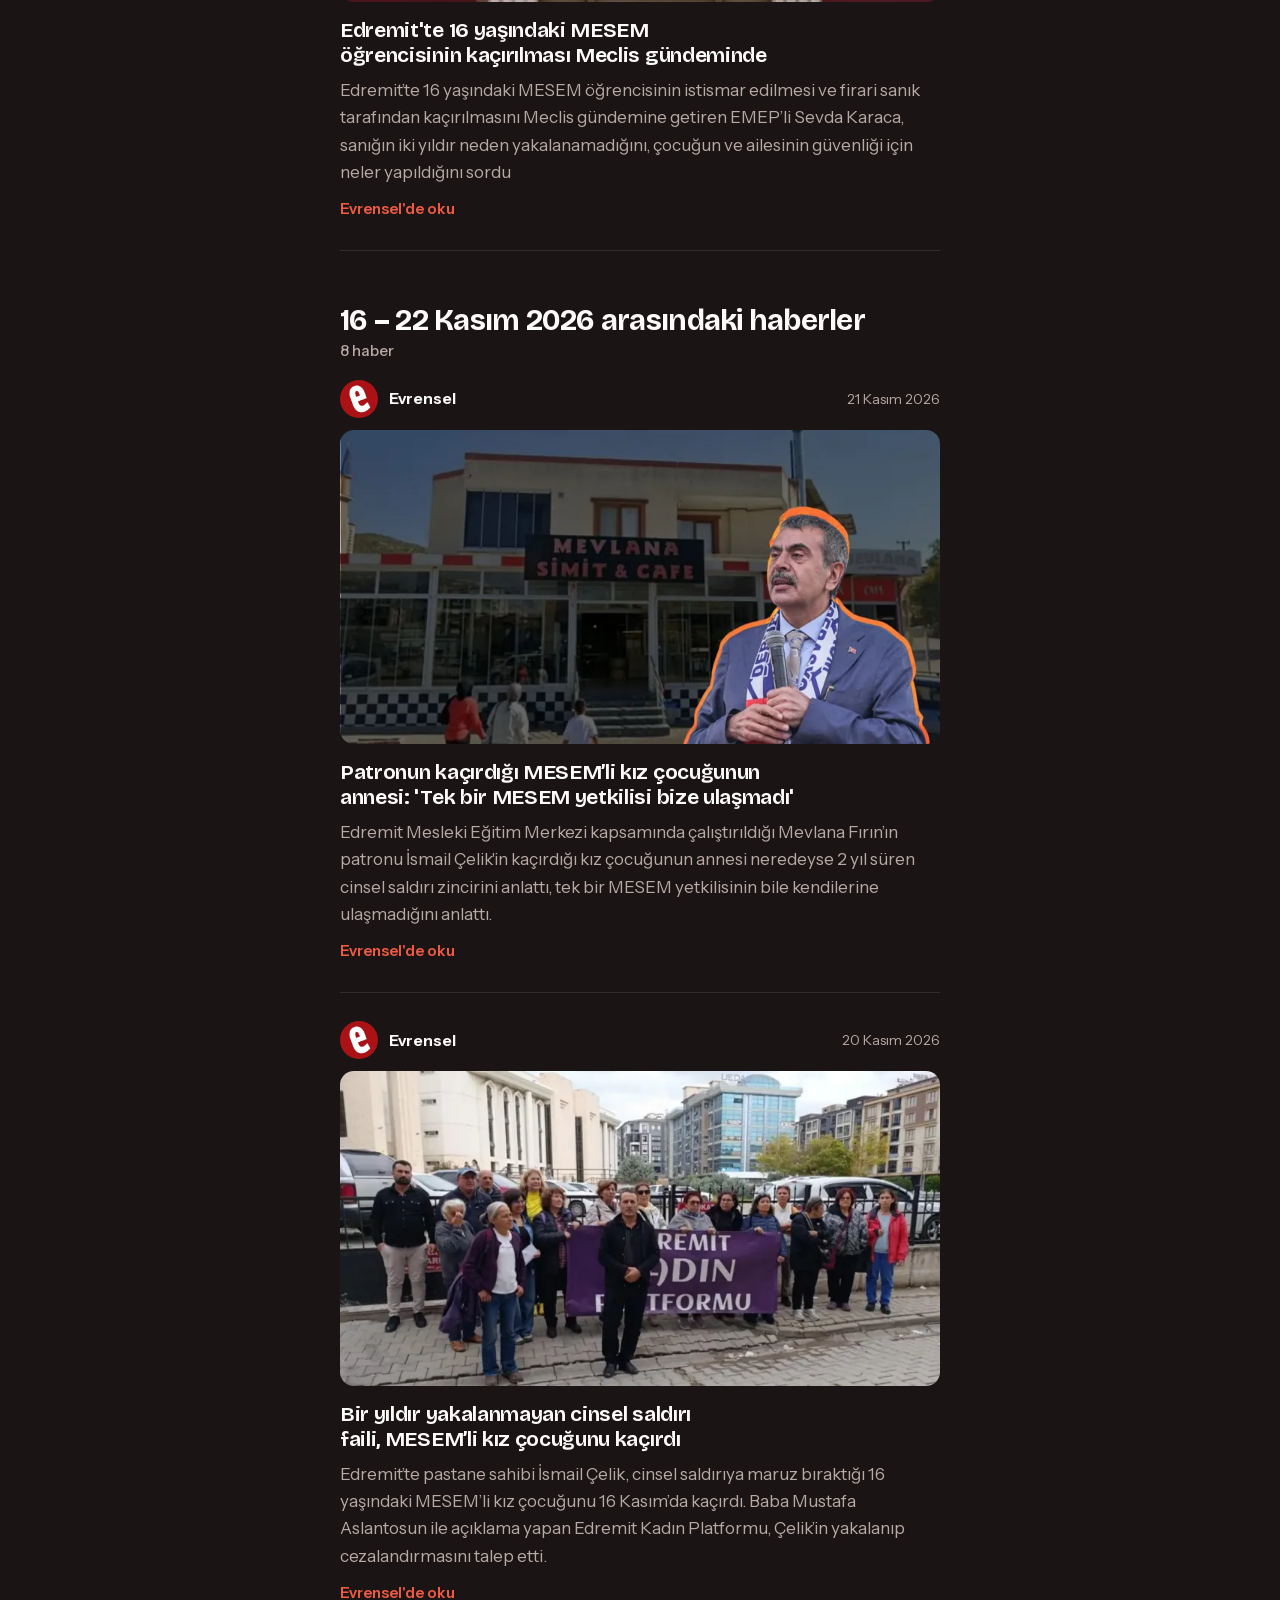
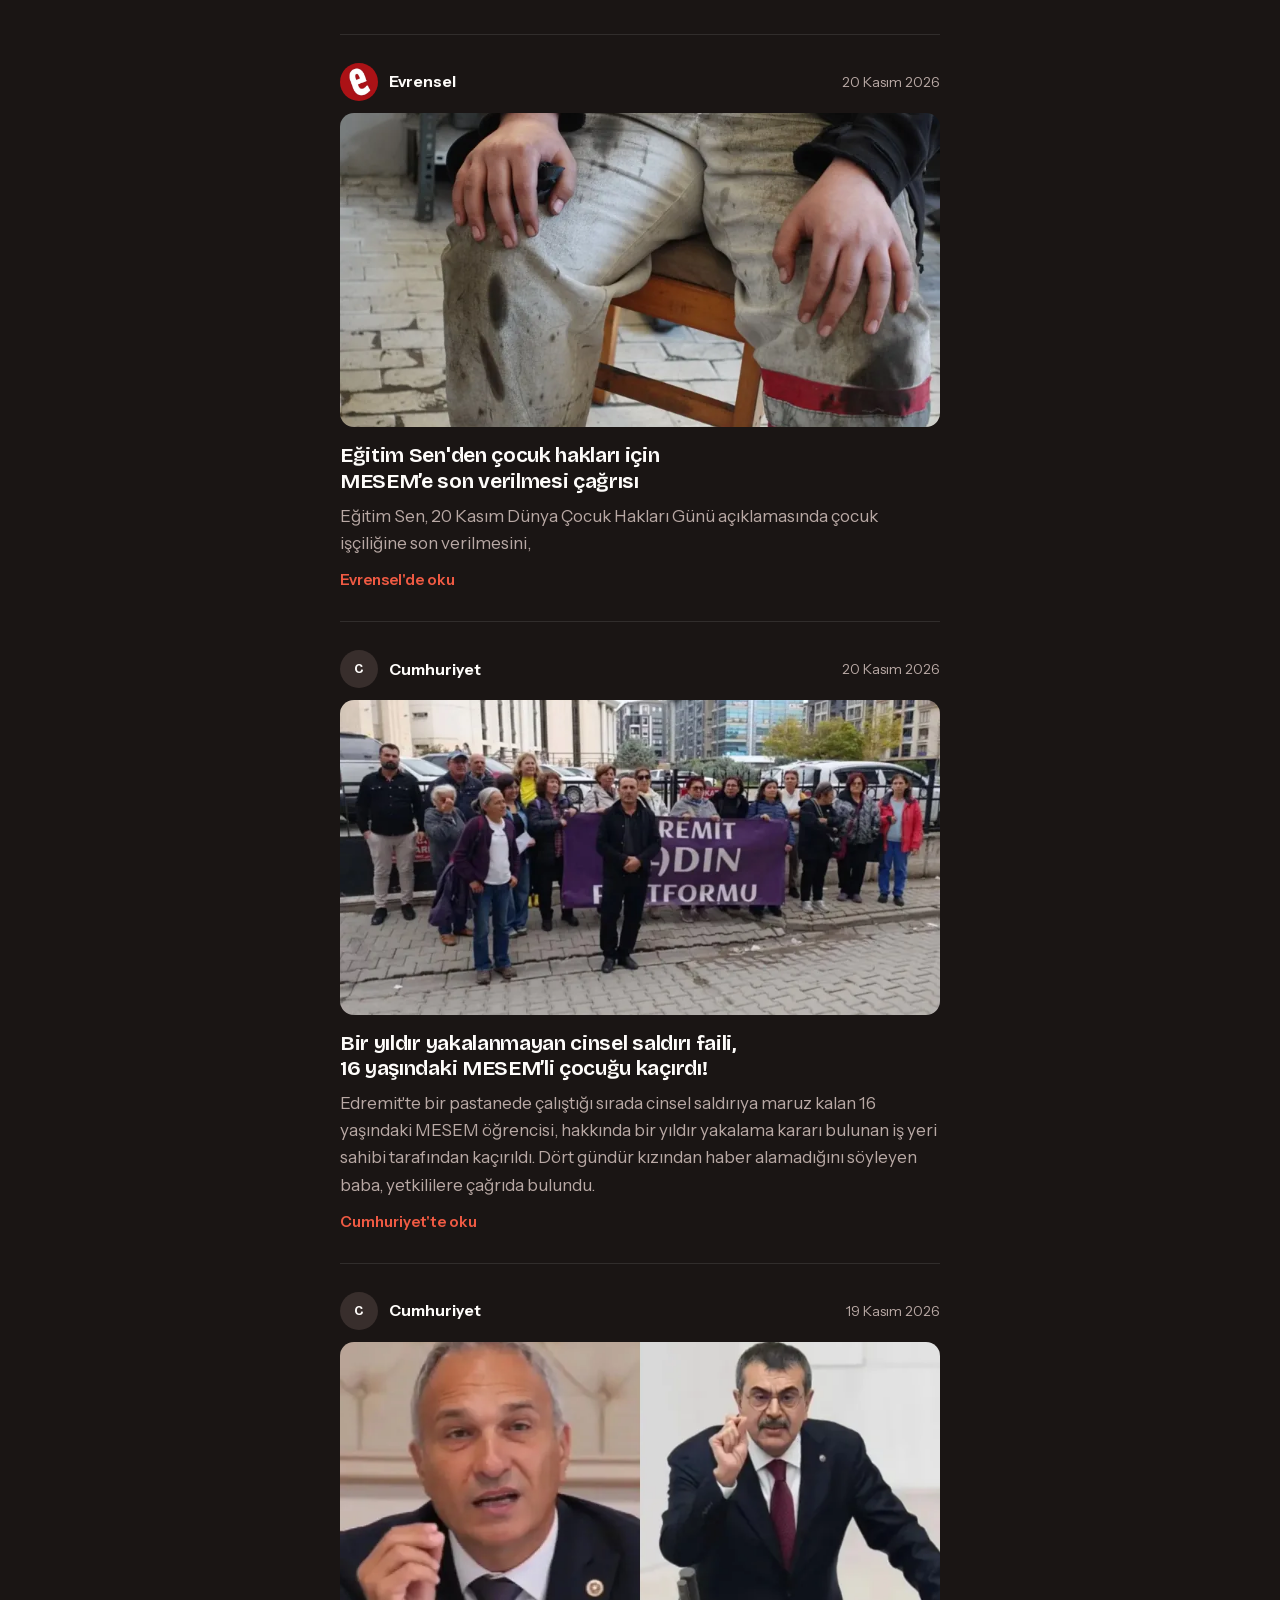
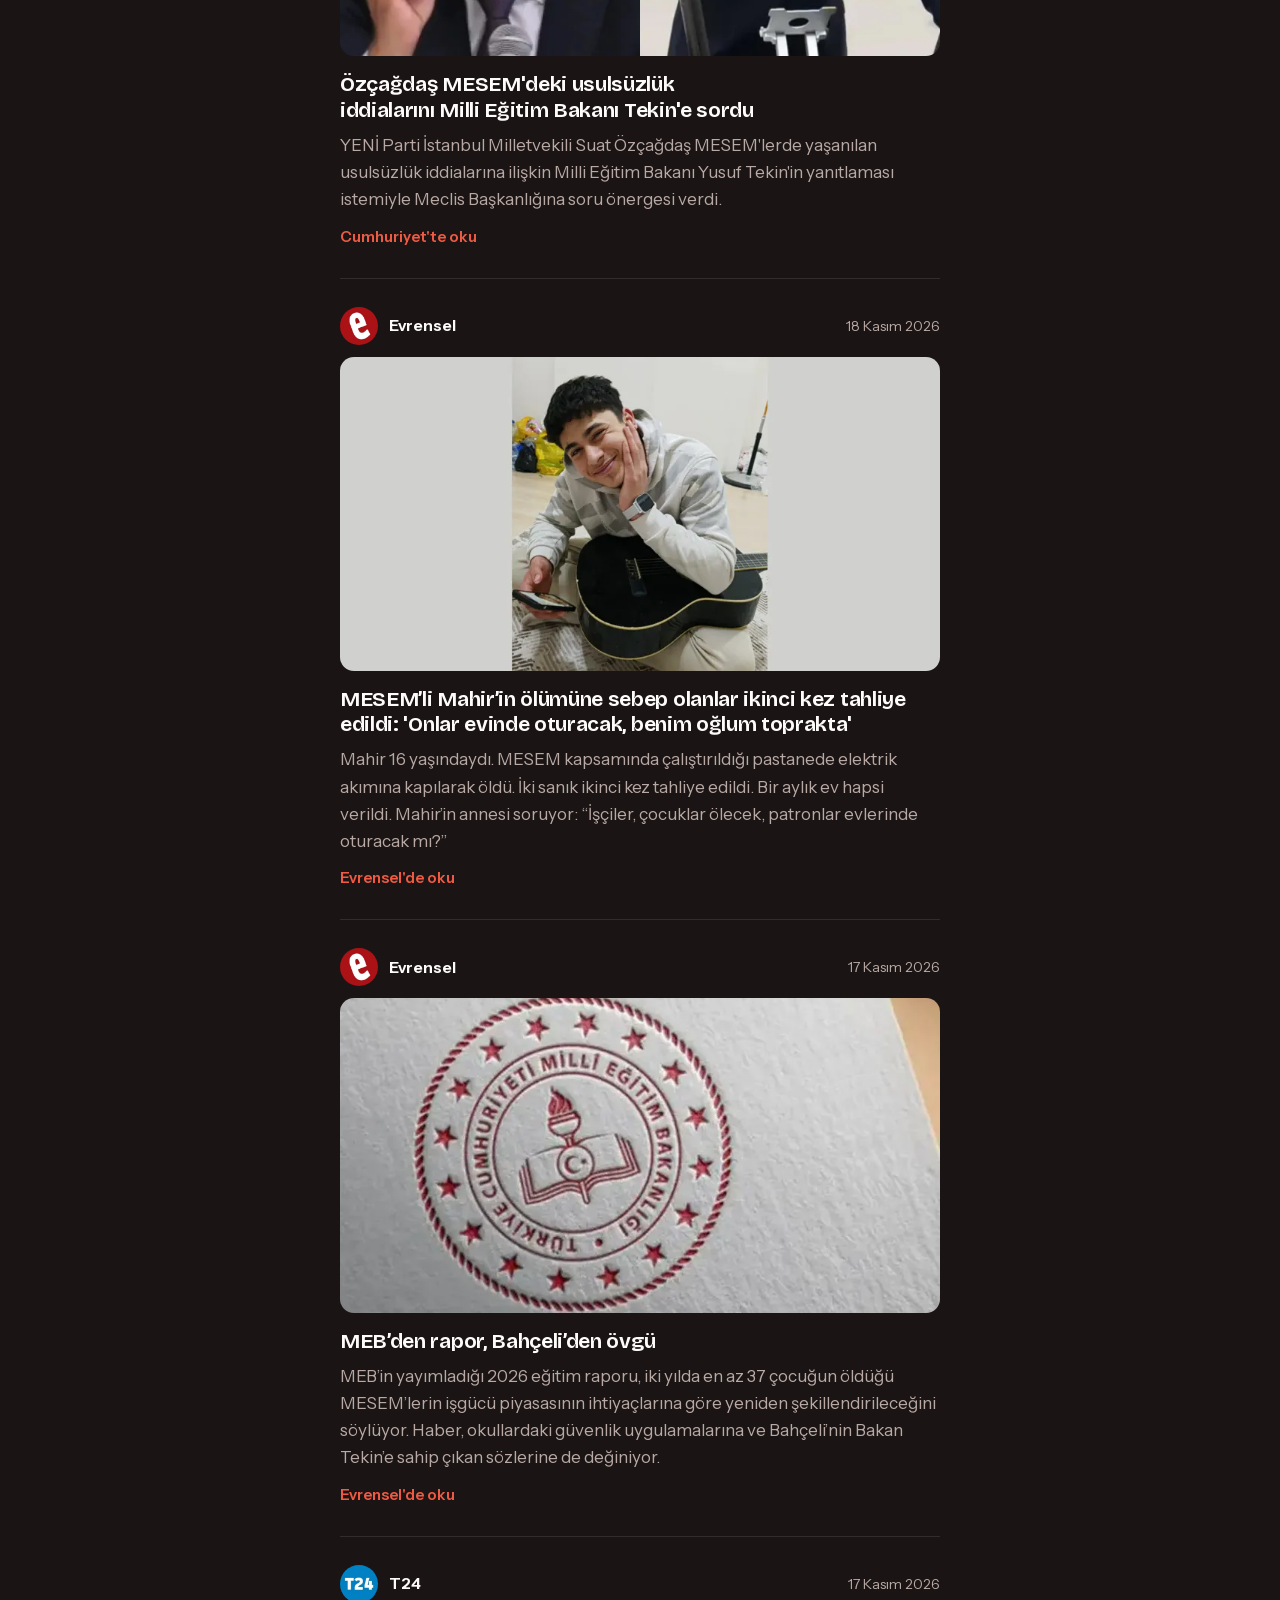
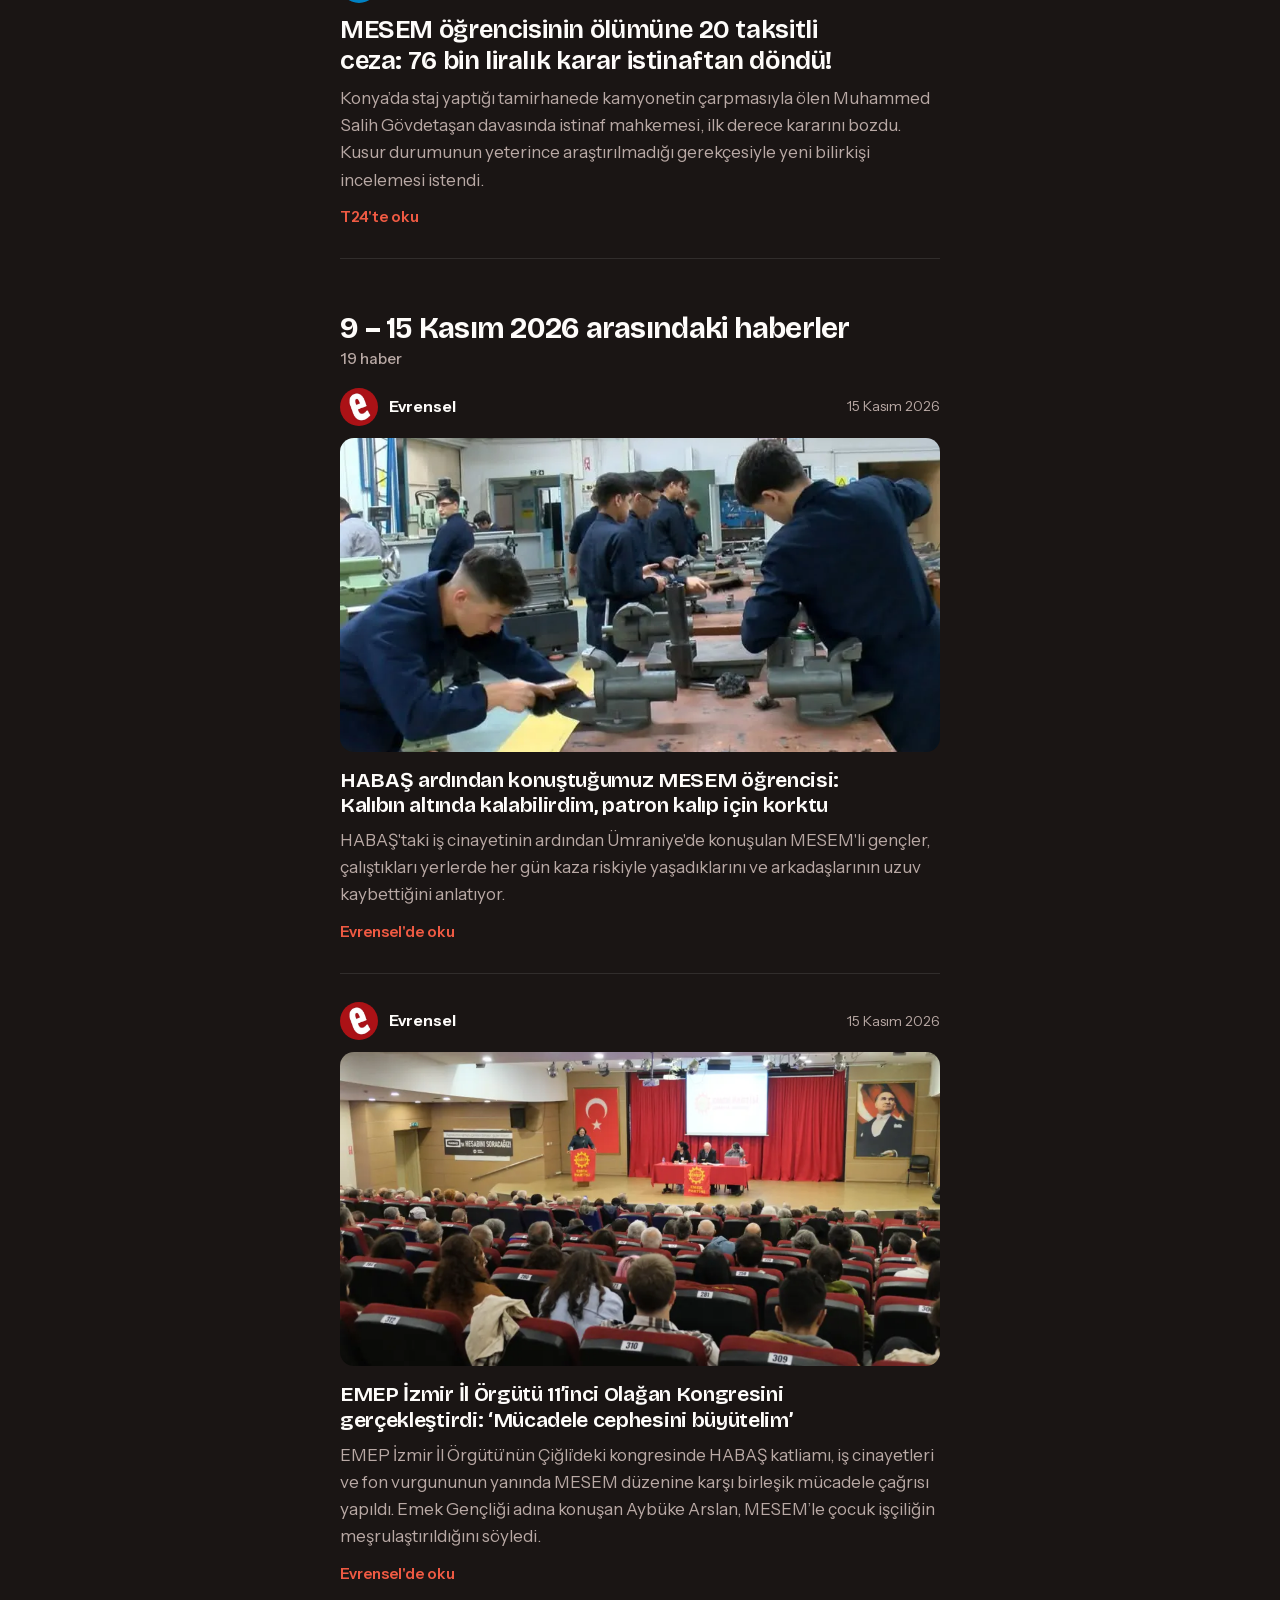
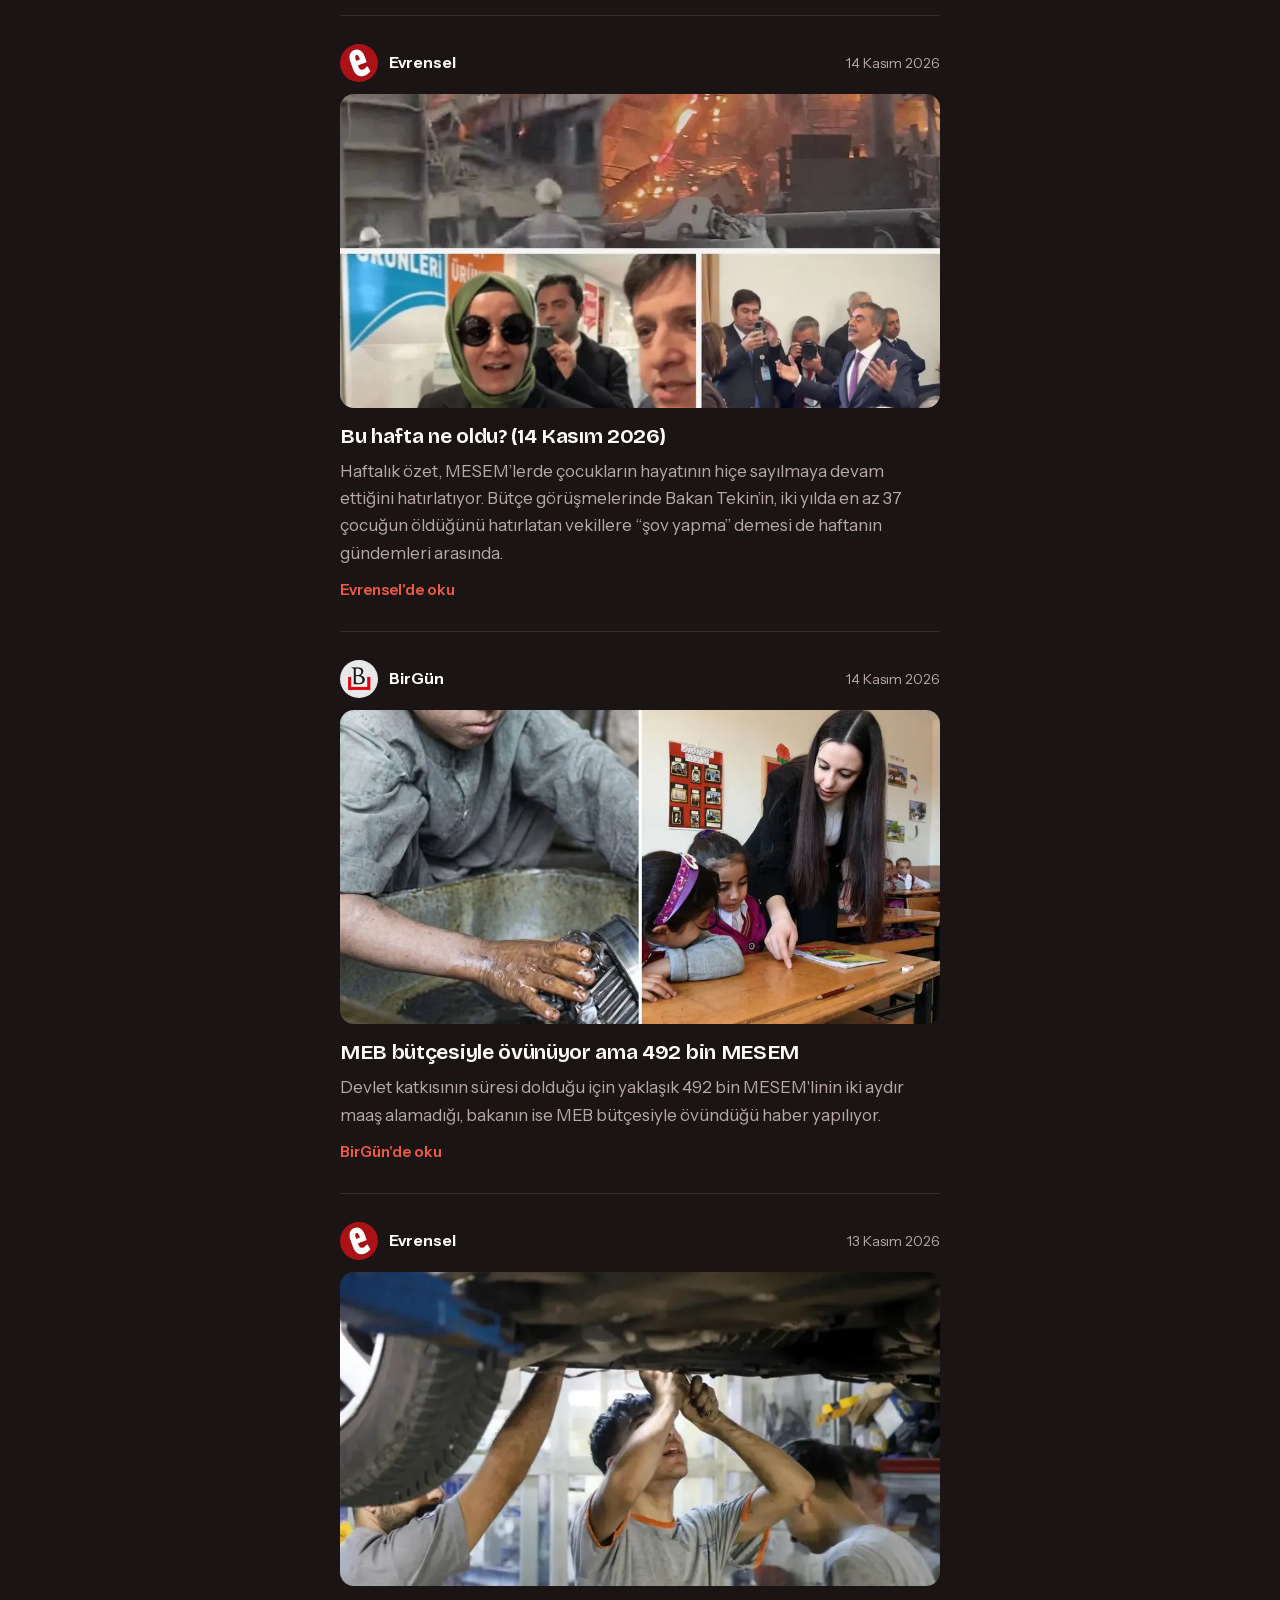
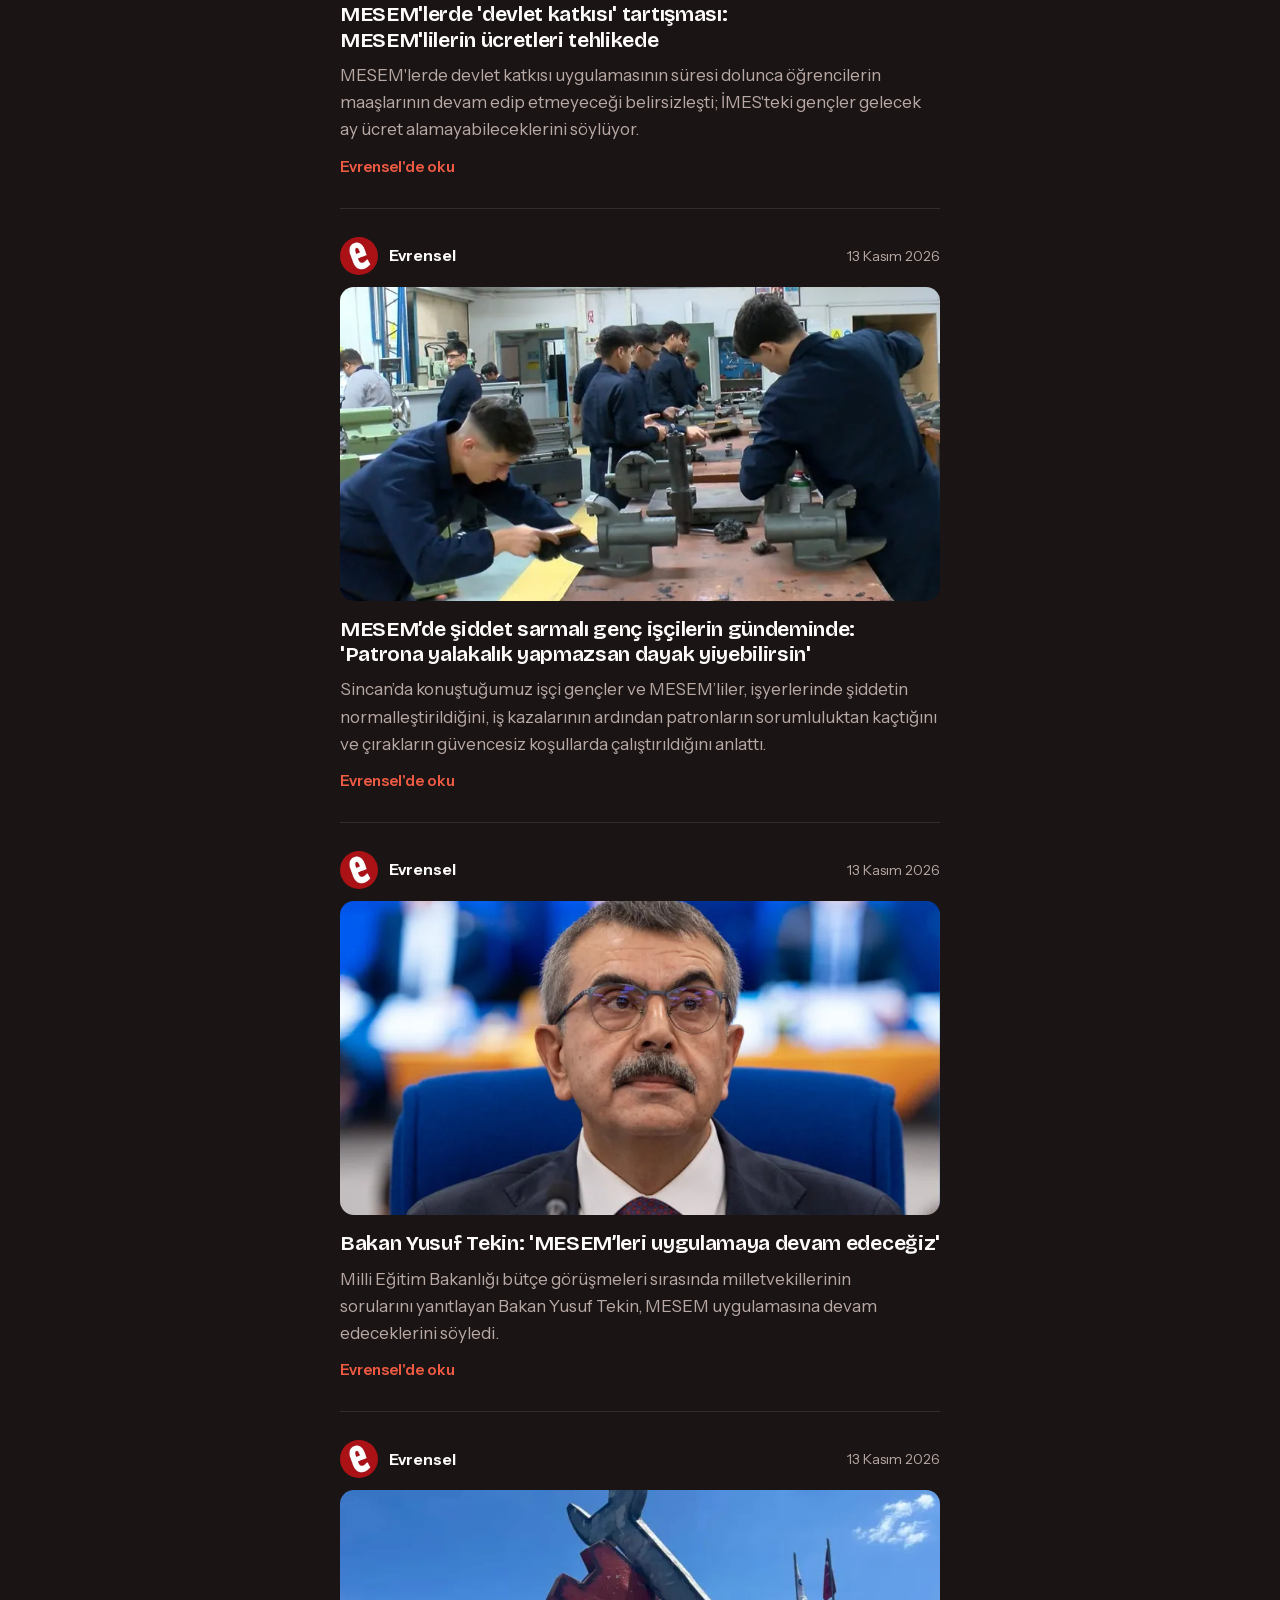
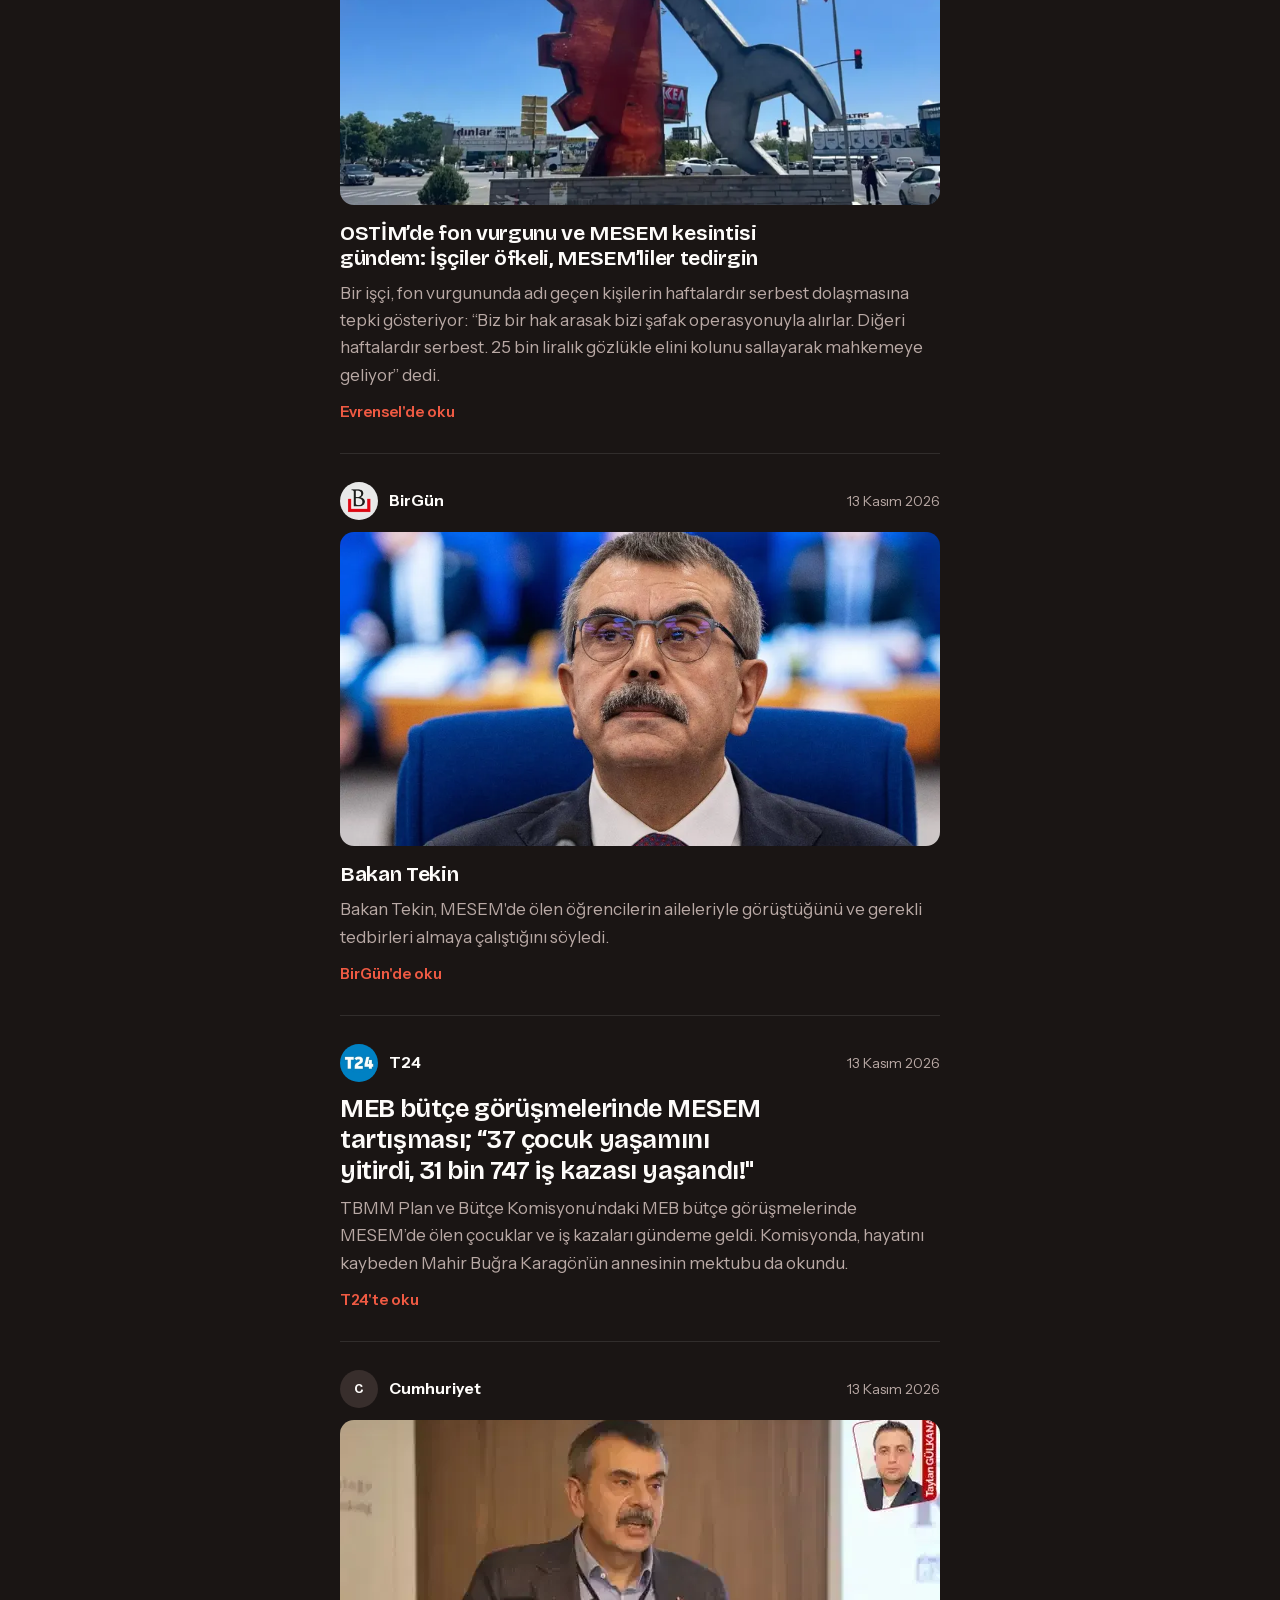
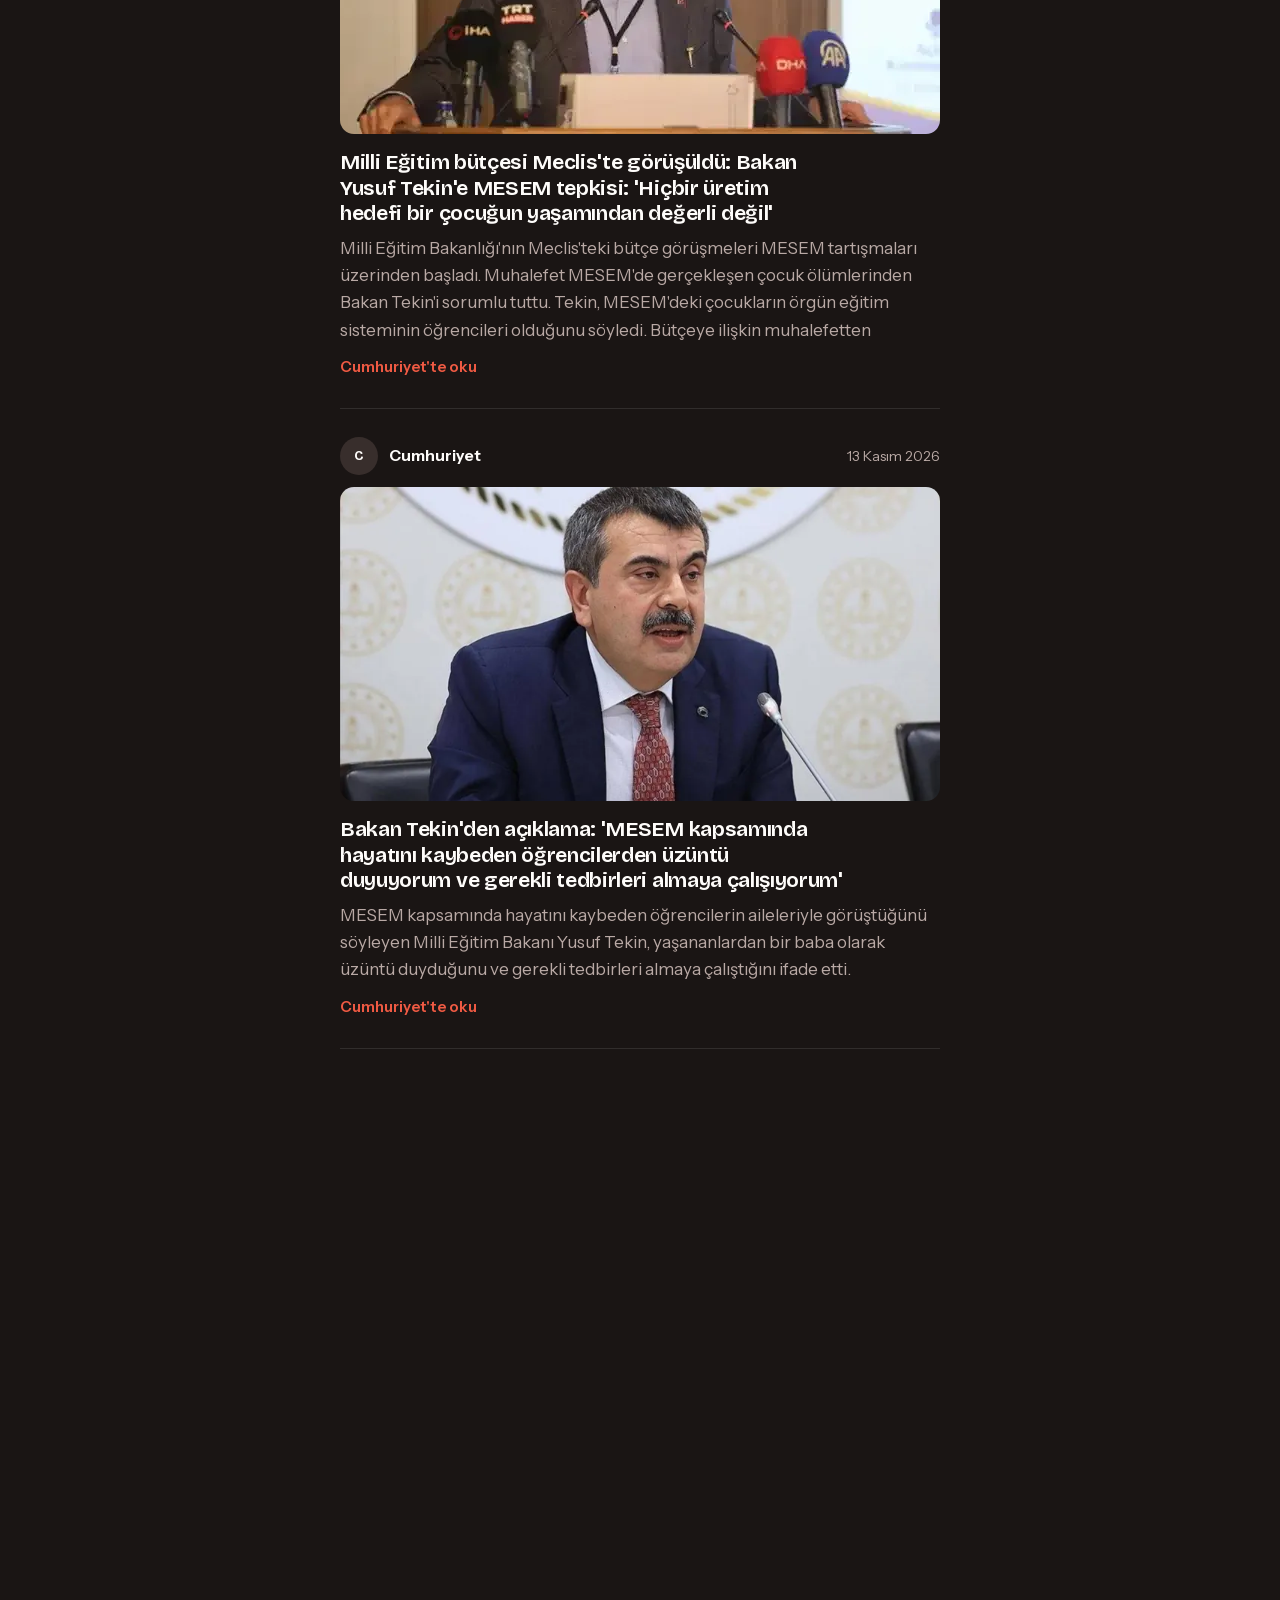
<file: haberler.html>
<!doctype html>
<html lang="tr">
<head>
  <meta charset="utf-8">
  <meta name="viewport" content="width=device-width, initial-scale=1">
  <title>Haberler | MESEM'li Gençler</title>
  <meta name="description" content="MESEM üzerine Evrensel, BirGün, Bianet, T24, Artı Gerçek, Genç Hayat ve diğer kaynaklarda çıkan haberler.">
  <meta name="theme-color" content="#1a1514">
  <link rel="icon" href="assets/logo/profile.jpg">
  <link rel="stylesheet" href="css/site.css?v=202611180322">
  <link rel="stylesheet" href="css/feed.css?v=202611180322">

  <!--meta-->
  <link rel="canonical" href="https://mesemligencler.com/haberler.html">
  <meta property="og:type" content="website">
  <meta property="og:locale" content="tr_TR">
  <meta property="og:site_name" content="MESEM'li Gençler">
  <meta property="og:title" content="Haberler | MESEM&#x27;li Gençler">
  <meta property="og:description" content="MESEM üzerine Evrensel, BirGün, Bianet, T24, Artı Gerçek, Genç Hayat ve diğer kaynaklarda çıkan haberler.">
  <meta property="og:url" content="https://mesemligencler.com/haberler.html">
  <meta property="og:image" content="https://mesemligencler.com/og.jpg">
  <meta property="og:image:width" content="1200">
  <meta property="og:image:height" content="630">
  <meta property="og:image:alt" content="MESEM&#x27;li Gençler: MESEM çocuk işçiliğidir.">
  <meta name="twitter:card" content="summary_large_image">
  <link rel="stylesheet" href="css/bot.css?v=5">
  <!--/meta-->
</head>
<body data-page="haberler">
  <!--header-->
  <header class="site-header">
    <div class="wrap site-header__inner">
      <a class="brand" href="./"><img src="assets/logo/profile.jpg" alt="" width="38" height="38">MESEM'li Gençler</a>
      <nav class="nav" aria-label="Ana menü"><a href="biz-kimiz.html">Biz Kimiz?</a><a href="kayiplar.html">Kayıplarımız</a><a href="mektuplar.html">Mektuplarımız</a><a href="haberler.html" aria-current="page">Haberler</a><a href="onergeler.html">Meclis Önergeleri</a><a href="akis.html">Instagram Akışı</a></nav>
      <div class="header-actions">
        <a class="nav-cta" href="iletisim.html">Bize ulaş</a>
        <button class="search-btn" type="button" aria-expanded="false" aria-controls="feed-controls" aria-label="Aramayı aç"><svg class="search-btn__find" viewBox="0 0 24 24" aria-hidden="true"><circle cx="11" cy="11" r="6.5"/><path d="m20 20-4.2-4.2"/></svg><svg class="search-btn__close" viewBox="0 0 24 24" aria-hidden="true"><path d="m6 9 6 6 6-6"/></svg></button>
        <button class="menu-btn" type="button" aria-expanded="false" aria-controls="mobile-menu" aria-label="Menüyü aç"><span></span><span></span><span></span></button>
      </div>
    </div>
  </header>
  <div class="mobile-menu" id="mobile-menu">
    <nav aria-label="Mobil menü"><a href="./">Talepler</a><a href="biz-kimiz.html">Biz Kimiz?</a><a href="kayiplar.html">Kayıplarımız</a><a href="mektuplar.html">Mektuplarımız</a><a href="haberler.html" aria-current="page">Haberler</a><a href="onergeler.html">Meclis Önergeleri</a><a href="akis.html">Instagram Akışı</a></nav>
    <a class="mobile-menu__cta" href="iletisim.html">Bize ulaş</a>
    <div class="social"><a href="https://www.instagram.com/mesemligencler/" target="_blank" rel="noopener"><svg viewBox="0 0 24 24" fill="none" stroke="currentColor" stroke-width="1.8" aria-hidden="true"><rect x="3" y="3" width="18" height="18" rx="5"/><circle cx="12" cy="12" r="4"/><circle cx="17.5" cy="6.5" r="1" fill="currentColor" stroke="none"/></svg><span>Instagram</span></a><a href="https://www.tiktok.com/@mesemligencler" target="_blank" rel="noopener"><svg viewBox="0 0 24 24" fill="currentColor" aria-hidden="true"><path d="M16.6 3c.4 2.2 1.8 3.7 4 4v3.1c-1.5 0-2.9-.4-4-1.1v6.3a5.7 5.7 0 1 1-5.7-5.7c.3 0 .6 0 .9.1v3.2a2.6 2.6 0 1 0 1.8 2.4V3h3Z"/></svg><span>TikTok</span></a><a href="https://www.youtube.com/@MESEMliGencler2024" target="_blank" rel="noopener"><svg viewBox="0 0 24 24" fill="currentColor" aria-hidden="true"><path d="M21.6 7.2a2.5 2.5 0 0 0-1.8-1.8C18.2 5 12 5 12 5s-6.2 0-7.8.4A2.5 2.5 0 0 0 2.4 7.2C2 8.8 2 12 2 12s0 3.2.4 4.8a2.5 2.5 0 0 0 1.8 1.8C5.8 19 12 19 12 19s6.2 0 7.8-.4a2.5 2.5 0 0 0 1.8-1.8c.4-1.6.4-4.8.4-4.8s0-3.2-.4-4.8ZM10 15V9l5.2 3L10 15Z"/></svg><span>YouTube</span></a><a href="https://x.com/mesemligencler" target="_blank" rel="noopener"><svg viewBox="0 0 24 24" fill="currentColor" aria-hidden="true"><path d="M17.8 3h3.1l-6.8 7.7L22 21h-6.2l-4.9-6.3L5.3 21H2.2l7.3-8.3L2 3h6.4l4.4 5.8L17.8 3Zm-1.1 16.2h1.7L7.4 4.7H5.6l11.1 14.5Z"/></svg><span>X</span></a></div>
  </div>
  <!--/header-->

  <main>
    <header class="page-head wrap--feed">
      <h1>Haberler</h1>
      <p>MESEM üzerine Evrensel, BirGün, Bianet, T24, Artı Gerçek, Genç Hayat ve diğer kaynaklarda çıkan haberler.</p>
    </header>
    <div class="wrap--feed" data-list></div>
  </main>
  <!--footer-->
  <footer class="site-footer">
    <div class="wrap">
      <div class="site-footer__top">
        <div class="site-footer__brand">
          <a class="brand" href="./"><img src="assets/logo/profile.jpg" alt="" width="38" height="38">MESEM'li Gençler</a>
          <p>MESEM'de okuyan ve çalışan liselilerin haberleşme ve dayanışma ağı.</p>
        </div>
        <div class="social"><a href="https://www.instagram.com/mesemligencler/" target="_blank" rel="noopener"><svg viewBox="0 0 24 24" fill="none" stroke="currentColor" stroke-width="1.8" aria-hidden="true"><rect x="3" y="3" width="18" height="18" rx="5"/><circle cx="12" cy="12" r="4"/><circle cx="17.5" cy="6.5" r="1" fill="currentColor" stroke="none"/></svg><span>Instagram</span></a><a href="https://www.tiktok.com/@mesemligencler" target="_blank" rel="noopener"><svg viewBox="0 0 24 24" fill="currentColor" aria-hidden="true"><path d="M16.6 3c.4 2.2 1.8 3.7 4 4v3.1c-1.5 0-2.9-.4-4-1.1v6.3a5.7 5.7 0 1 1-5.7-5.7c.3 0 .6 0 .9.1v3.2a2.6 2.6 0 1 0 1.8 2.4V3h3Z"/></svg><span>TikTok</span></a><a href="https://www.youtube.com/@MESEMliGencler2024" target="_blank" rel="noopener"><svg viewBox="0 0 24 24" fill="currentColor" aria-hidden="true"><path d="M21.6 7.2a2.5 2.5 0 0 0-1.8-1.8C18.2 5 12 5 12 5s-6.2 0-7.8.4A2.5 2.5 0 0 0 2.4 7.2C2 8.8 2 12 2 12s0 3.2.4 4.8a2.5 2.5 0 0 0 1.8 1.8C5.8 19 12 19 12 19s6.2 0 7.8-.4a2.5 2.5 0 0 0 1.8-1.8c.4-1.6.4-4.8.4-4.8s0-3.2-.4-4.8ZM10 15V9l5.2 3L10 15Z"/></svg><span>YouTube</span></a><a href="https://x.com/mesemligencler" target="_blank" rel="noopener"><svg viewBox="0 0 24 24" fill="currentColor" aria-hidden="true"><path d="M17.8 3h3.1l-6.8 7.7L22 21h-6.2l-4.9-6.3L5.3 21H2.2l7.3-8.3L2 3h6.4l4.4 5.8L17.8 3Zm-1.1 16.2h1.7L7.4 4.7H5.6l11.1 14.5Z"/></svg><span>X</span></a></div>
      </div>
    </div>
  </footer>
  <!--/footer-->


  <script src="js/data.js?v=202611180322"></script>
  <script src="js/common.js?v=202611180322"></script>
  <script src="js/feed.js?v=202611180322"></script>
  <script src="js/pages/haberler.js?v=202611180322"></script>

  <!--bot-->
  <script src="js/reveal.js?v=5"></script>
  <script src="js/bot-tree.js?v=5"></script>
  <script src="js/bot.js?v=5"></script>
  <!--/bot-->
</body>
</html>
</file>
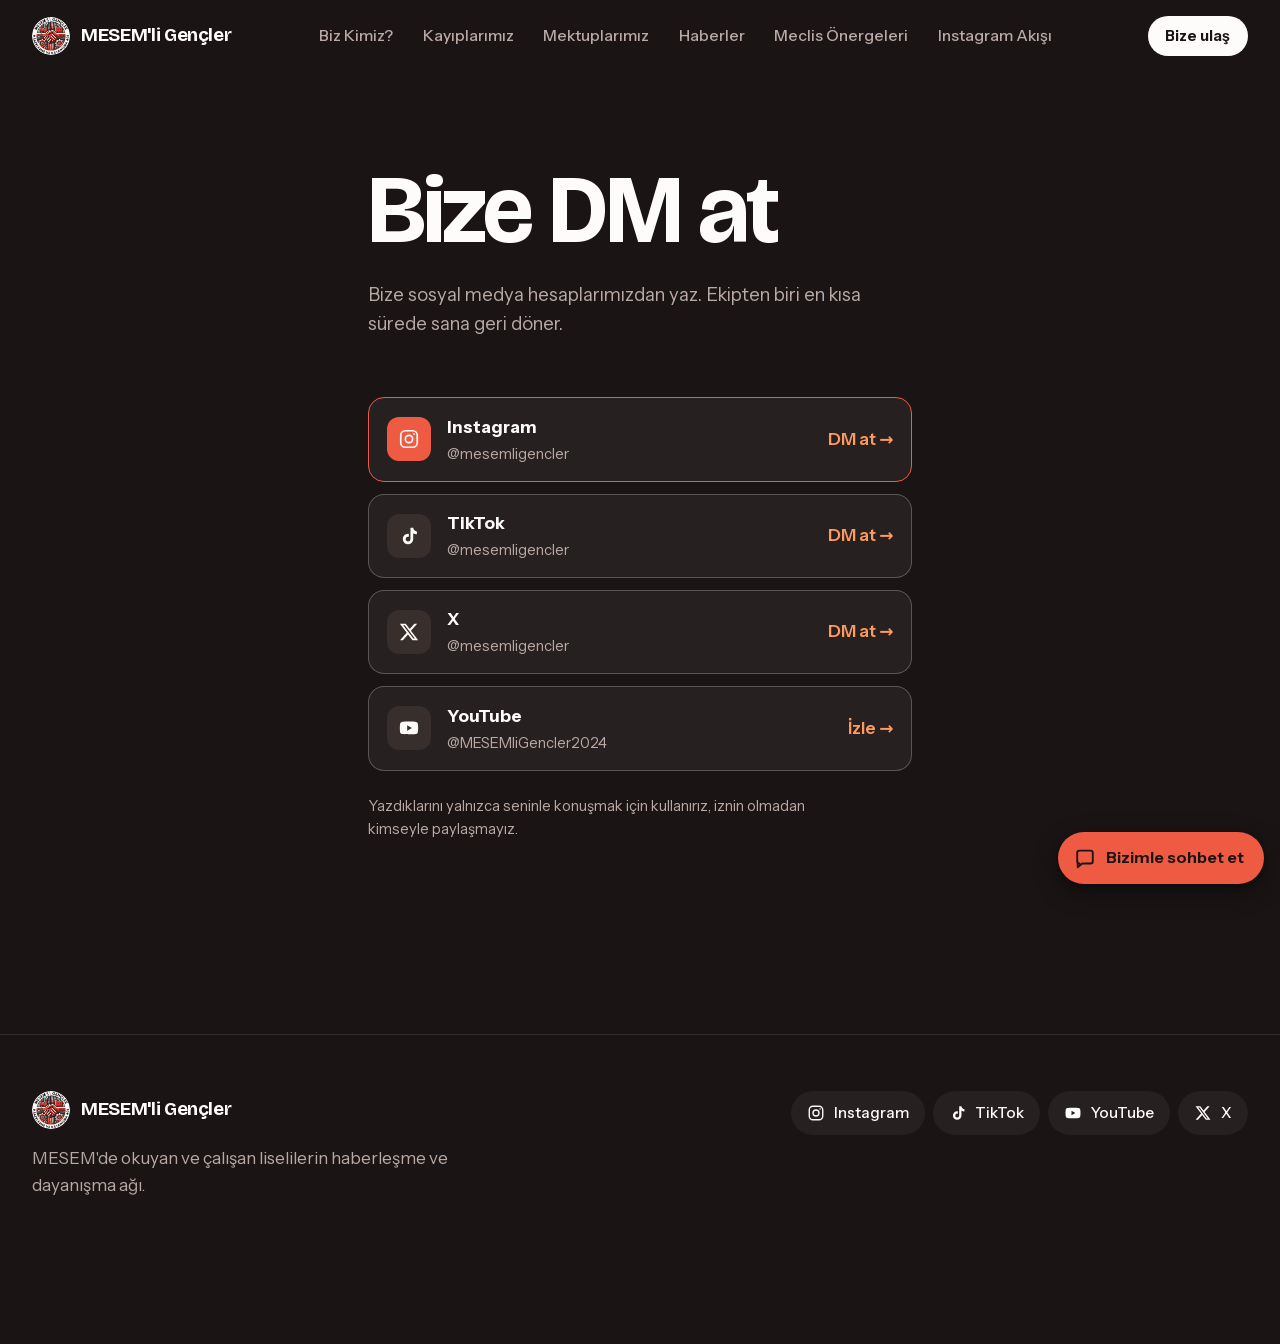
<file: iletisim.html>
<!doctype html>
<html lang="tr">
<head>
  <meta charset="utf-8">
  <meta name="viewport" content="width=device-width, initial-scale=1">
  <title>Bize ulaş | MESEM'li Gençler</title>
  <meta name="description" content="Bize Instagram, TikTok ya da X'ten DM at; ekipten biri sana yazsın.">
  <meta name="theme-color" content="#1a1514">
  <link rel="icon" href="assets/logo/profile.jpg">
  <link rel="stylesheet" href="css/site.css?v=202611180322">
  <link rel="stylesheet" href="css/contact.css?v=202611180322">

  <!--meta-->
  <link rel="canonical" href="https://mesemligencler.com/iletisim.html">
  <meta property="og:type" content="website">
  <meta property="og:locale" content="tr_TR">
  <meta property="og:site_name" content="MESEM'li Gençler">
  <meta property="og:title" content="Bize ulaş | MESEM&#x27;li Gençler">
  <meta property="og:description" content="Bize Instagram, TikTok ya da X&#x27;ten DM at; ekipten biri sana yazsın.">
  <meta property="og:url" content="https://mesemligencler.com/iletisim.html">
  <meta property="og:image" content="https://mesemligencler.com/og.jpg">
  <meta property="og:image:width" content="1200">
  <meta property="og:image:height" content="630">
  <meta property="og:image:alt" content="MESEM&#x27;li Gençler: MESEM çocuk işçiliğidir.">
  <meta name="twitter:card" content="summary_large_image">
  <link rel="stylesheet" href="css/bot.css?v=5">
  <!--/meta-->
</head>
<body data-page="iletisim">
  <!--header-->
  <header class="site-header">
    <div class="wrap site-header__inner">
      <a class="brand" href="./"><img src="assets/logo/profile.jpg" alt="" width="38" height="38">MESEM'li Gençler</a>
      <nav class="nav" aria-label="Ana menü"><a href="biz-kimiz.html">Biz Kimiz?</a><a href="kayiplar.html">Kayıplarımız</a><a href="mektuplar.html">Mektuplarımız</a><a href="haberler.html">Haberler</a><a href="onergeler.html">Meclis Önergeleri</a><a href="akis.html">Instagram Akışı</a></nav>
      <div class="header-actions">
        <a class="nav-cta" href="iletisim.html" aria-current="page">Bize ulaş</a>
        
        <button class="menu-btn" type="button" aria-expanded="false" aria-controls="mobile-menu" aria-label="Menüyü aç"><span></span><span></span><span></span></button>
      </div>
    </div>
  </header>
  <div class="mobile-menu" id="mobile-menu">
    <nav aria-label="Mobil menü"><a href="./">Talepler</a><a href="biz-kimiz.html">Biz Kimiz?</a><a href="kayiplar.html">Kayıplarımız</a><a href="mektuplar.html">Mektuplarımız</a><a href="haberler.html">Haberler</a><a href="onergeler.html">Meclis Önergeleri</a><a href="akis.html">Instagram Akışı</a></nav>
    <a class="mobile-menu__cta" href="iletisim.html" aria-current="page">Bize ulaş</a>
    <div class="social"><a href="https://www.instagram.com/mesemligencler/" target="_blank" rel="noopener"><svg viewBox="0 0 24 24" fill="none" stroke="currentColor" stroke-width="1.8" aria-hidden="true"><rect x="3" y="3" width="18" height="18" rx="5"/><circle cx="12" cy="12" r="4"/><circle cx="17.5" cy="6.5" r="1" fill="currentColor" stroke="none"/></svg><span>Instagram</span></a><a href="https://www.tiktok.com/@mesemligencler" target="_blank" rel="noopener"><svg viewBox="0 0 24 24" fill="currentColor" aria-hidden="true"><path d="M16.6 3c.4 2.2 1.8 3.7 4 4v3.1c-1.5 0-2.9-.4-4-1.1v6.3a5.7 5.7 0 1 1-5.7-5.7c.3 0 .6 0 .9.1v3.2a2.6 2.6 0 1 0 1.8 2.4V3h3Z"/></svg><span>TikTok</span></a><a href="https://www.youtube.com/@MESEMliGencler2024" target="_blank" rel="noopener"><svg viewBox="0 0 24 24" fill="currentColor" aria-hidden="true"><path d="M21.6 7.2a2.5 2.5 0 0 0-1.8-1.8C18.2 5 12 5 12 5s-6.2 0-7.8.4A2.5 2.5 0 0 0 2.4 7.2C2 8.8 2 12 2 12s0 3.2.4 4.8a2.5 2.5 0 0 0 1.8 1.8C5.8 19 12 19 12 19s6.2 0 7.8-.4a2.5 2.5 0 0 0 1.8-1.8c.4-1.6.4-4.8.4-4.8s0-3.2-.4-4.8ZM10 15V9l5.2 3L10 15Z"/></svg><span>YouTube</span></a><a href="https://x.com/mesemligencler" target="_blank" rel="noopener"><svg viewBox="0 0 24 24" fill="currentColor" aria-hidden="true"><path d="M17.8 3h3.1l-6.8 7.7L22 21h-6.2l-4.9-6.3L5.3 21H2.2l7.3-8.3L2 3h6.4l4.4 5.8L17.8 3Zm-1.1 16.2h1.7L7.4 4.7H5.6l11.1 14.5Z"/></svg><span>X</span></a></div>
  </div>
  <!--/header-->

  <main>
    <header class="page-head contact">
      <h1>Bize DM at</h1>
      <p>Bize sosyal medya hesaplarımızdan yaz. Ekipten biri en kısa sürede sana geri döner.</p>
    </header>

    <div class="contact">
      <!-- Hesaplar scripts/build_chrome.py içindeki SOCIAL listesiyle aynı; biri değişirse burayı da güncelle. -->
      <ul class="dm-list" role="list">
        <li><a class="dm-card dm-card--primary" href="https://ig.me/m/mesemligencler" target="_blank" rel="noopener">
          <span class="dm-card__icon"><svg viewBox="0 0 24 24" fill="none" stroke="currentColor" stroke-width="1.8" aria-hidden="true"><rect x="3" y="3" width="18" height="18" rx="5"/><circle cx="12" cy="12" r="4"/><circle cx="17.5" cy="6.5" r="1" fill="currentColor" stroke="none"/></svg></span>
          <span class="dm-card__text"><strong>Instagram</strong><span>@mesemligencler</span></span>
          <span class="dm-card__action">DM at <span aria-hidden="true">→</span></span>
        </a></li>
        <li><a class="dm-card" href="https://www.tiktok.com/@mesemligencler" target="_blank" rel="noopener">
          <span class="dm-card__icon"><svg viewBox="0 0 24 24" fill="currentColor" aria-hidden="true"><path d="M16.6 3c.4 2.2 1.8 3.7 4 4v3.1c-1.5 0-2.9-.4-4-1.1v6.3a5.7 5.7 0 1 1-5.7-5.7c.3 0 .6 0 .9.1v3.2a2.6 2.6 0 1 0 1.8 2.4V3h3Z"/></svg></span>
          <span class="dm-card__text"><strong>TikTok</strong><span>@mesemligencler</span></span>
          <span class="dm-card__action">DM at <span aria-hidden="true">→</span></span>
        </a></li>
        <li><a class="dm-card" href="https://x.com/mesemligencler" target="_blank" rel="noopener">
          <span class="dm-card__icon"><svg viewBox="0 0 24 24" fill="currentColor" aria-hidden="true"><path d="M17.8 3h3.1l-6.8 7.7L22 21h-6.2l-4.9-6.3L5.3 21H2.2l7.3-8.3L2 3h6.4l4.4 5.8L17.8 3Zm-1.1 16.2h1.7L7.4 4.7H5.6l11.1 14.5Z"/></svg></span>
          <span class="dm-card__text"><strong>X</strong><span>@mesemligencler</span></span>
          <span class="dm-card__action">DM at <span aria-hidden="true">→</span></span>
        </a></li>
        <li><a class="dm-card" href="https://www.youtube.com/@MESEMliGencler2024" target="_blank" rel="noopener">
          <span class="dm-card__icon"><svg viewBox="0 0 24 24" fill="currentColor" aria-hidden="true"><path d="M21.6 7.2a2.5 2.5 0 0 0-1.8-1.8C18.2 5 12 5 12 5s-6.2 0-7.8.4A2.5 2.5 0 0 0 2.4 7.2C2 8.8 2 12 2 12s0 3.2.4 4.8a2.5 2.5 0 0 0 1.8 1.8C5.8 19 12 19 12 19s6.2 0 7.8-.4a2.5 2.5 0 0 0 1.8-1.8c.4-1.6.4-4.8.4-4.8s0-3.2-.4-4.8ZM10 15V9l5.2 3L10 15Z"/></svg></span>
          <span class="dm-card__text"><strong>YouTube</strong><span>@MESEMliGencler2024</span></span>
          <span class="dm-card__action">İzle <span aria-hidden="true">→</span></span>
        </a></li>
      </ul>
      <p class="contact-note">Yazdıklarını yalnızca seninle konuşmak için kullanırız, iznin olmadan kimseyle paylaşmayız.</p>
    </div>
  </main>
  <!--footer-->
  <footer class="site-footer">
    <div class="wrap">
      <div class="site-footer__top">
        <div class="site-footer__brand">
          <a class="brand" href="./"><img src="assets/logo/profile.jpg" alt="" width="38" height="38">MESEM'li Gençler</a>
          <p>MESEM'de okuyan ve çalışan liselilerin haberleşme ve dayanışma ağı.</p>
        </div>
        <div class="social"><a href="https://www.instagram.com/mesemligencler/" target="_blank" rel="noopener"><svg viewBox="0 0 24 24" fill="none" stroke="currentColor" stroke-width="1.8" aria-hidden="true"><rect x="3" y="3" width="18" height="18" rx="5"/><circle cx="12" cy="12" r="4"/><circle cx="17.5" cy="6.5" r="1" fill="currentColor" stroke="none"/></svg><span>Instagram</span></a><a href="https://www.tiktok.com/@mesemligencler" target="_blank" rel="noopener"><svg viewBox="0 0 24 24" fill="currentColor" aria-hidden="true"><path d="M16.6 3c.4 2.2 1.8 3.7 4 4v3.1c-1.5 0-2.9-.4-4-1.1v6.3a5.7 5.7 0 1 1-5.7-5.7c.3 0 .6 0 .9.1v3.2a2.6 2.6 0 1 0 1.8 2.4V3h3Z"/></svg><span>TikTok</span></a><a href="https://www.youtube.com/@MESEMliGencler2024" target="_blank" rel="noopener"><svg viewBox="0 0 24 24" fill="currentColor" aria-hidden="true"><path d="M21.6 7.2a2.5 2.5 0 0 0-1.8-1.8C18.2 5 12 5 12 5s-6.2 0-7.8.4A2.5 2.5 0 0 0 2.4 7.2C2 8.8 2 12 2 12s0 3.2.4 4.8a2.5 2.5 0 0 0 1.8 1.8C5.8 19 12 19 12 19s6.2 0 7.8-.4a2.5 2.5 0 0 0 1.8-1.8c.4-1.6.4-4.8.4-4.8s0-3.2-.4-4.8ZM10 15V9l5.2 3L10 15Z"/></svg><span>YouTube</span></a><a href="https://x.com/mesemligencler" target="_blank" rel="noopener"><svg viewBox="0 0 24 24" fill="currentColor" aria-hidden="true"><path d="M17.8 3h3.1l-6.8 7.7L22 21h-6.2l-4.9-6.3L5.3 21H2.2l7.3-8.3L2 3h6.4l4.4 5.8L17.8 3Zm-1.1 16.2h1.7L7.4 4.7H5.6l11.1 14.5Z"/></svg><span>X</span></a></div>
      </div>
    </div>
  </footer>
  <!--/footer-->


  <script src="js/data.js?v=202611180322"></script>
  <script src="js/common.js?v=202611180322"></script>

  <!--bot-->
  <script src="js/reveal.js?v=5"></script>
  <script src="js/bot-tree.js?v=5"></script>
  <script src="js/bot.js?v=5"></script>
  <!--/bot-->
</body>
</html>
</file>
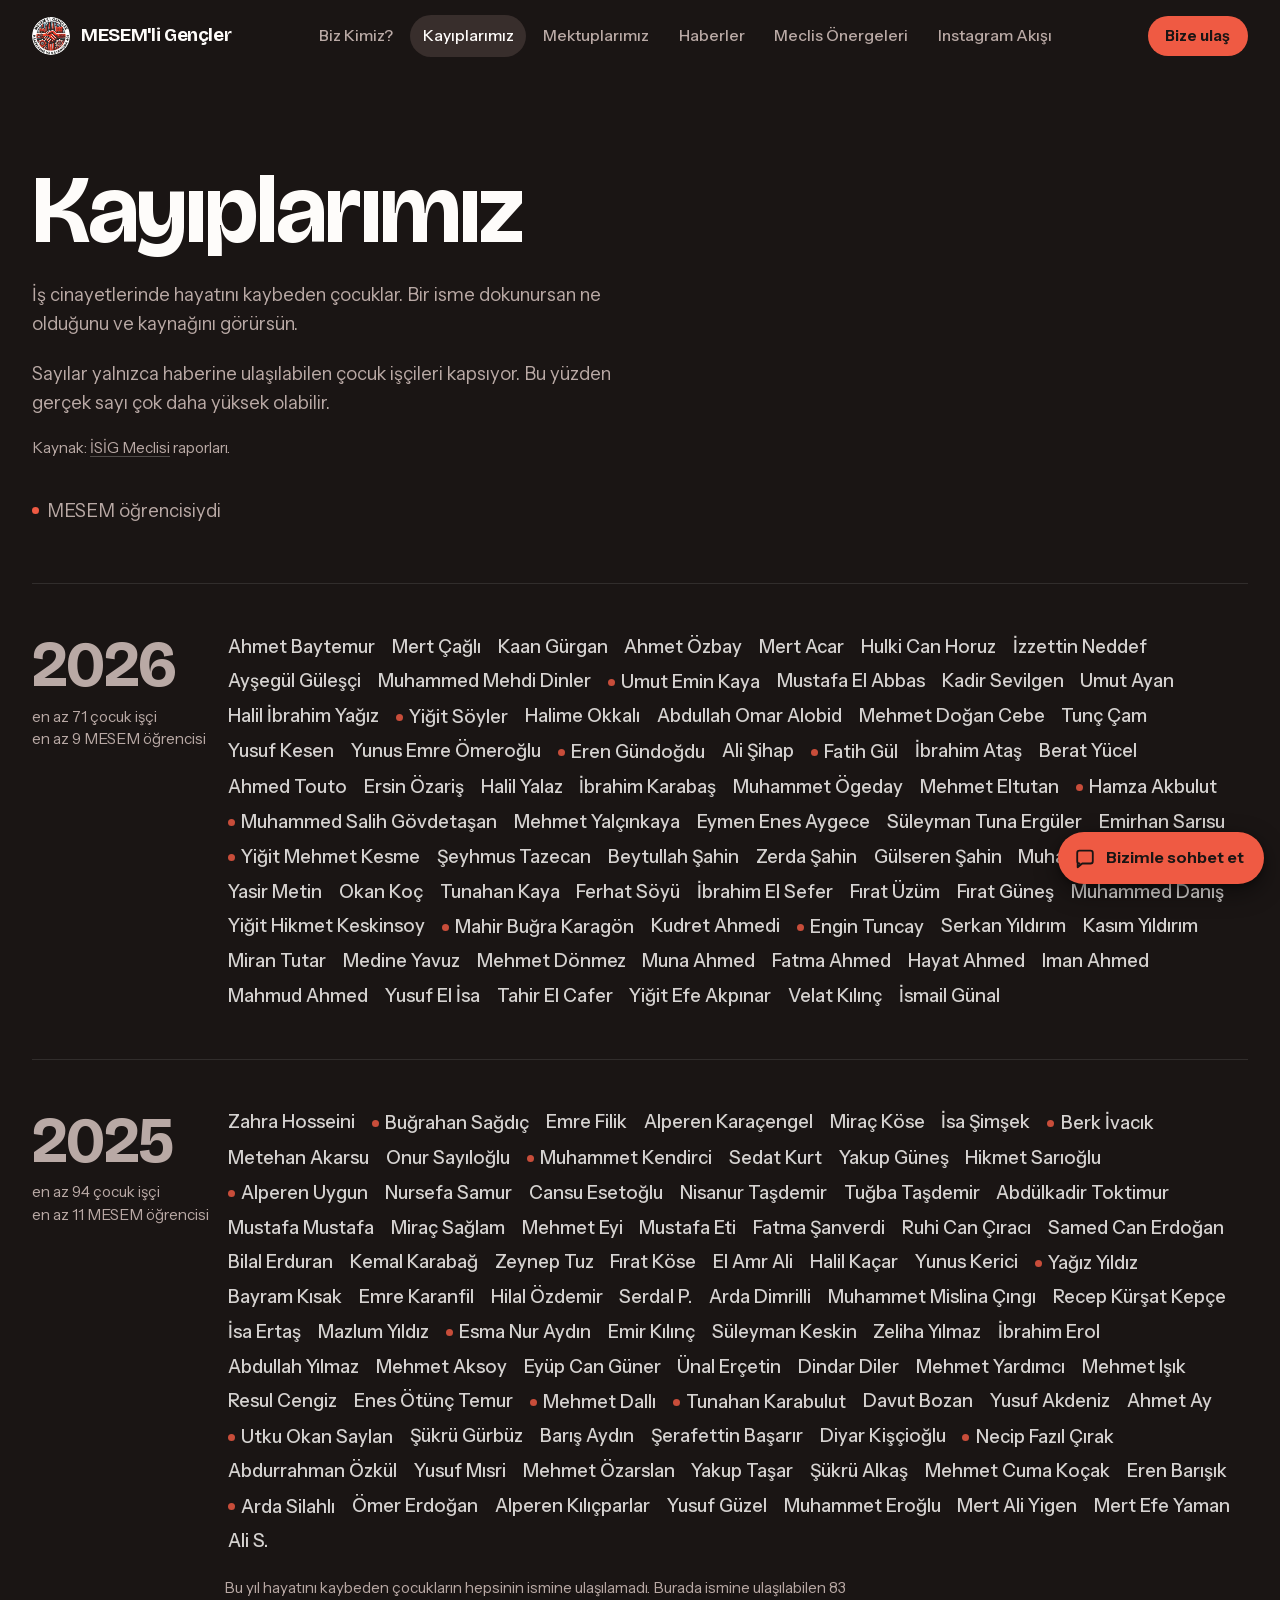
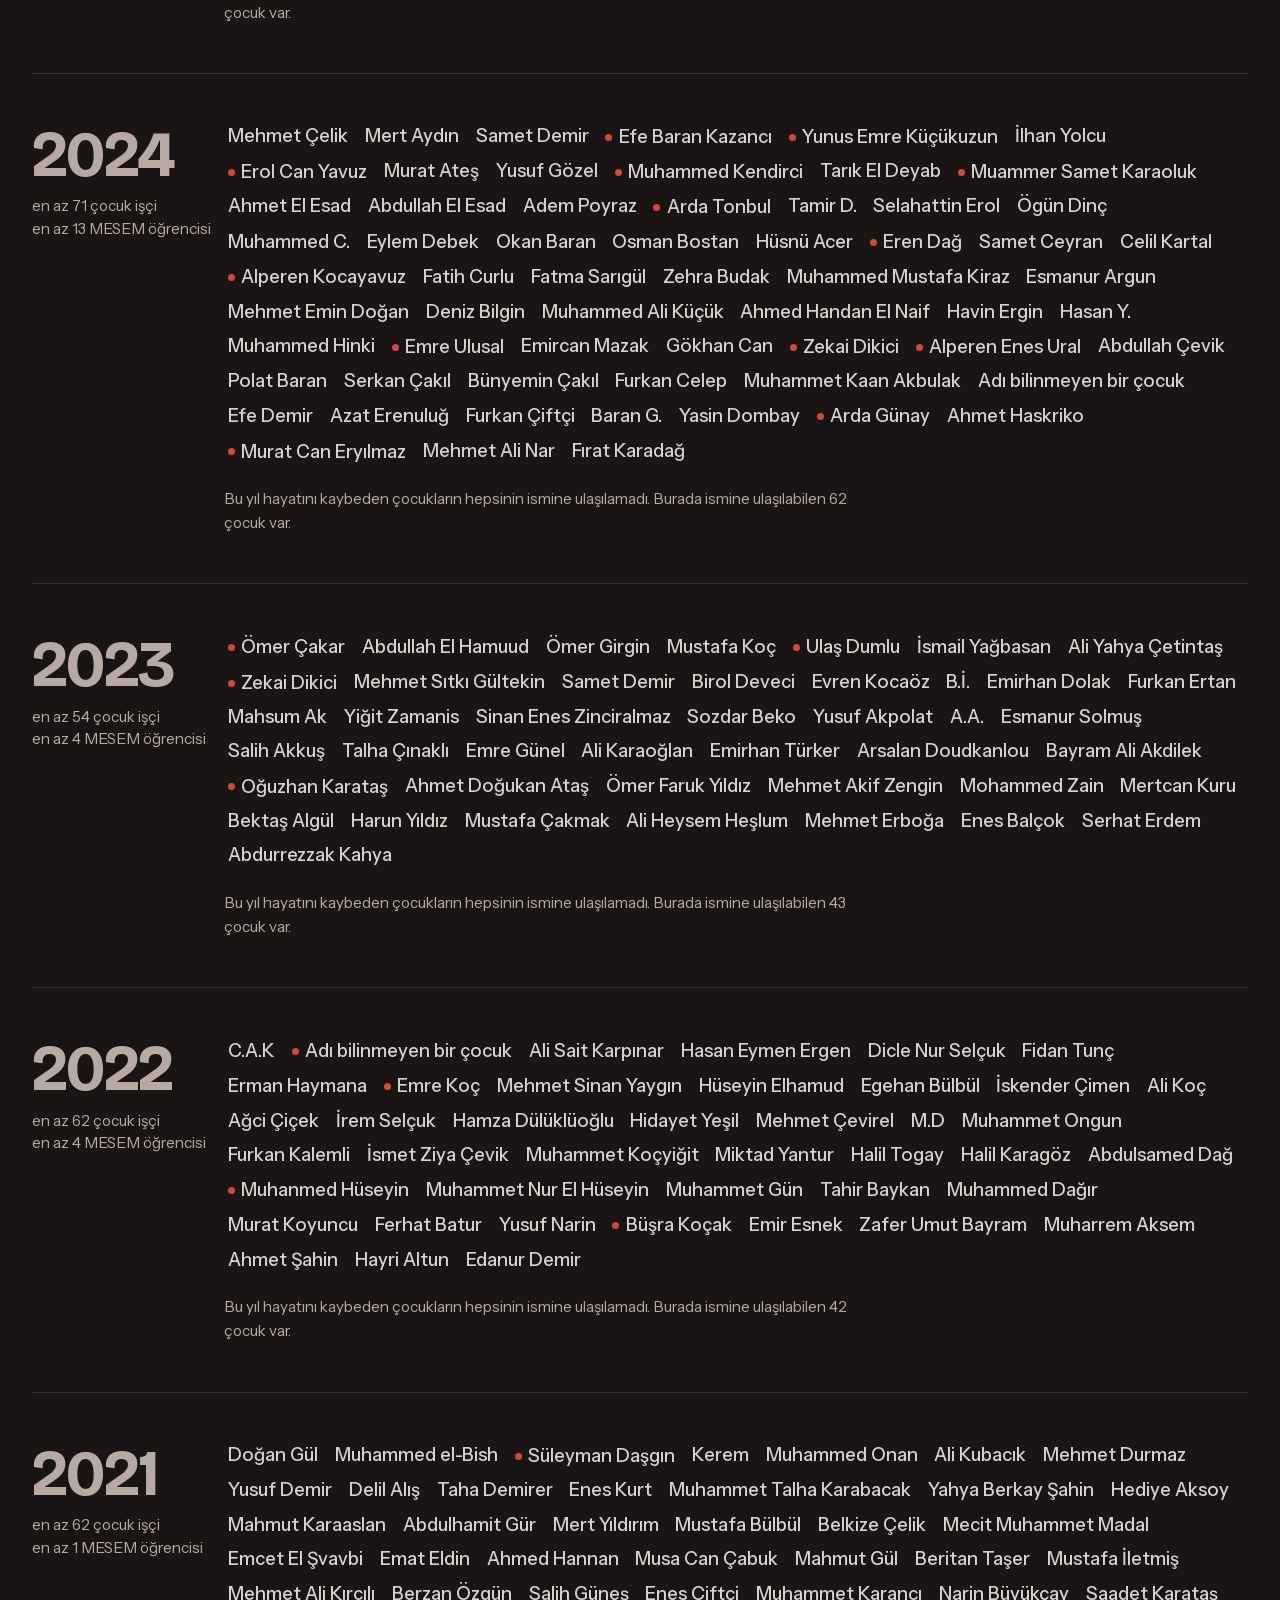
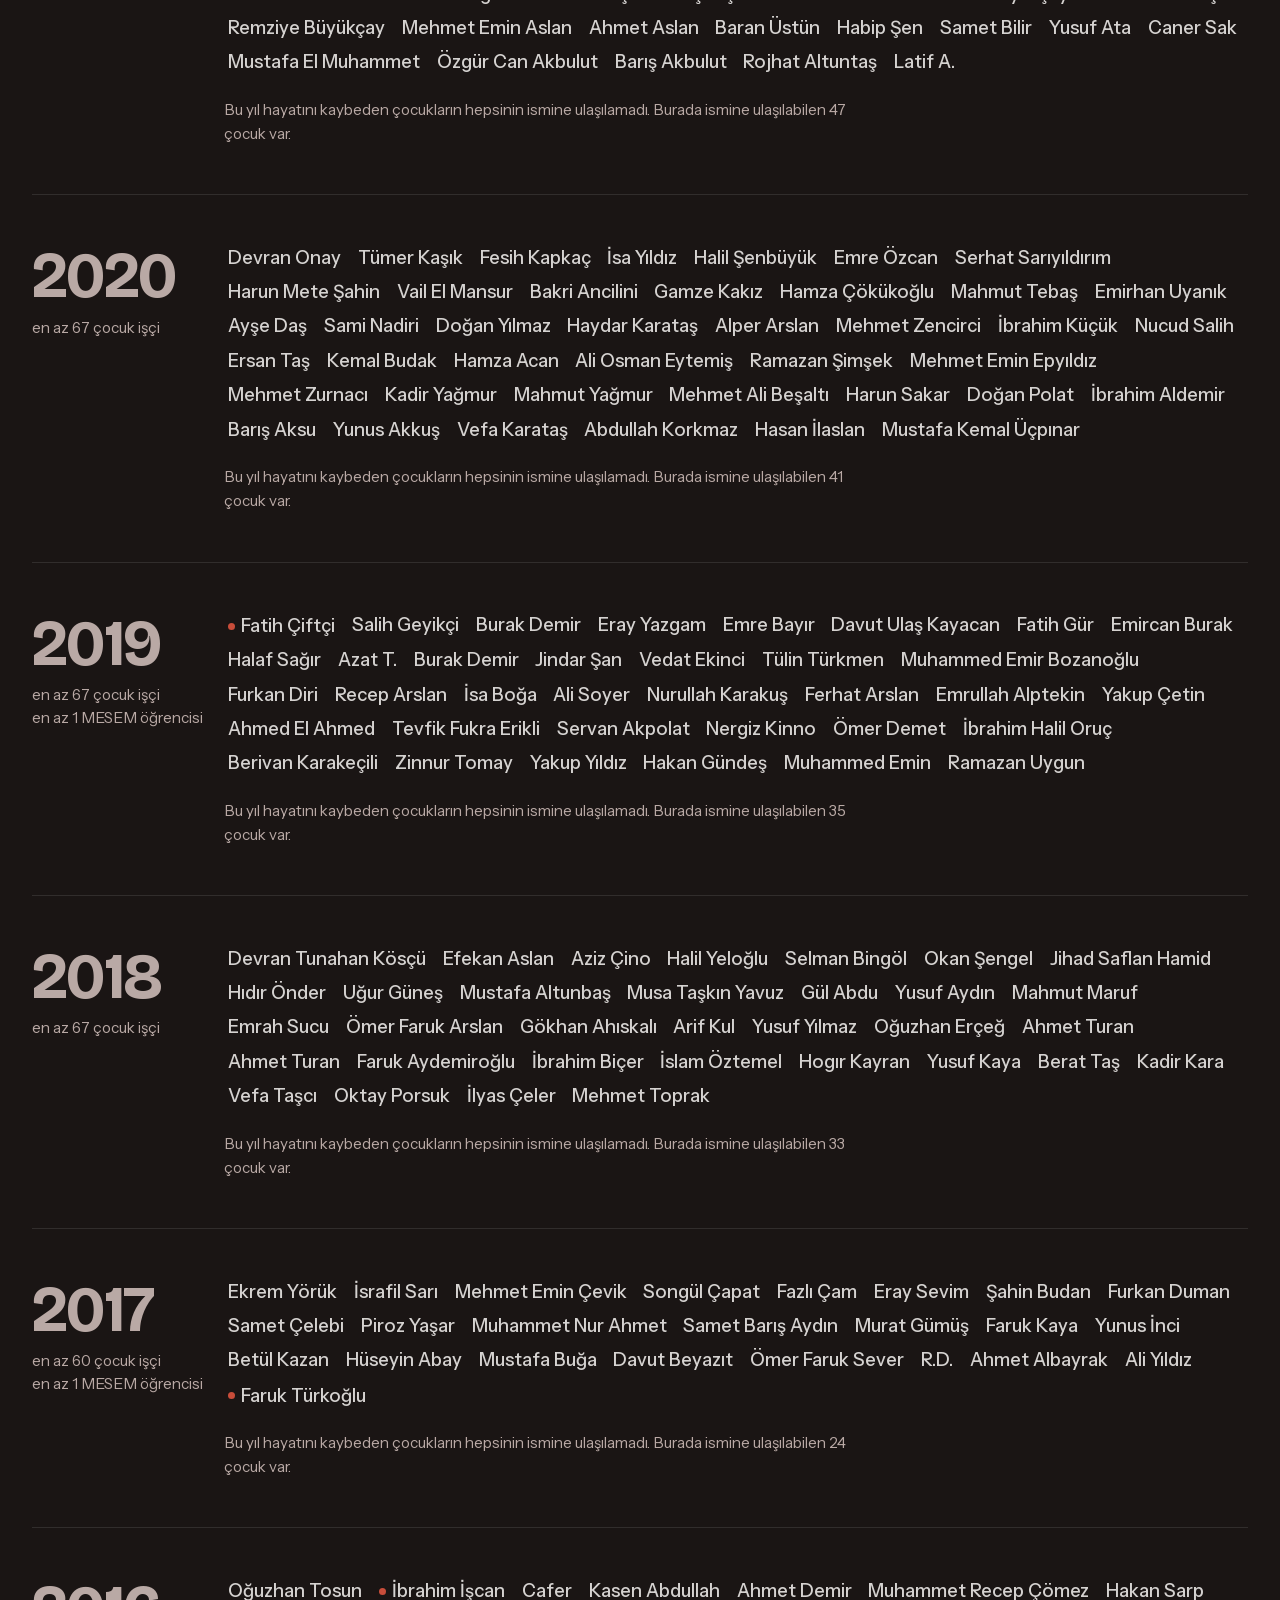
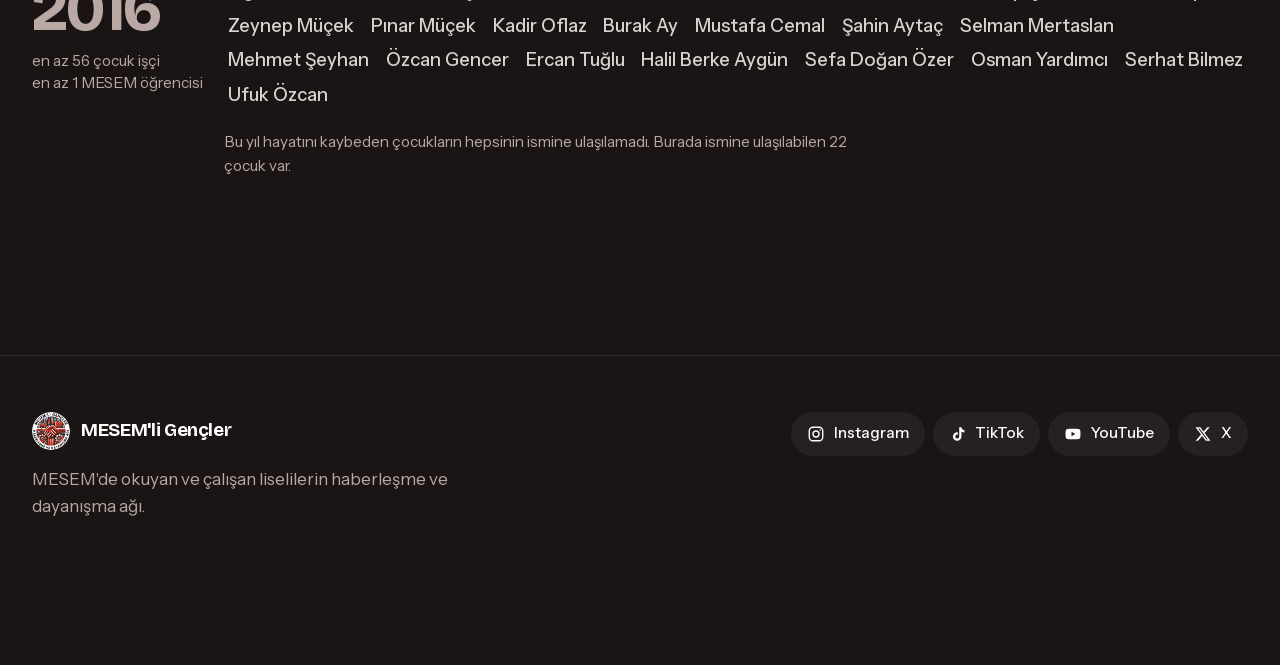
<file: kayiplar.html>
<!doctype html>
<html lang="tr">
<head>
  <meta charset="utf-8">
  <meta name="viewport" content="width=device-width, initial-scale=1">
  <title>Kayıplarımız | MESEM'li Gençler</title>
  <meta name="description" content="İş cinayetlerinde hayatını kaybeden MESEM'li öğrenciler ve çocuk işçiler, yıl yıl.">
  <meta name="theme-color" content="#1a1514">
  <link rel="icon" href="assets/logo/profile.jpg">
  <link rel="stylesheet" href="css/site.css?v=202611180322">

  <!--meta-->
  <link rel="canonical" href="https://mesemligencler.com/kayiplar.html">
  <meta property="og:type" content="website">
  <meta property="og:locale" content="tr_TR">
  <meta property="og:site_name" content="MESEM'li Gençler">
  <meta property="og:title" content="Kayıplarımız | MESEM&#x27;li Gençler">
  <meta property="og:description" content="İş cinayetlerinde hayatını kaybeden MESEM&#x27;li öğrenciler ve çocuk işçiler, yıl yıl.">
  <meta property="og:url" content="https://mesemligencler.com/kayiplar.html">
  <meta property="og:image" content="https://mesemligencler.com/og.jpg">
  <meta property="og:image:width" content="1200">
  <meta property="og:image:height" content="630">
  <meta property="og:image:alt" content="MESEM&#x27;li Gençler: MESEM çocuk işçiliğidir.">
  <meta name="twitter:card" content="summary_large_image">
  <link rel="stylesheet" href="css/bot.css?v=5">
  <!--/meta-->
</head>
<body data-page="kayiplar">
  <!--header-->
  <header class="site-header">
    <div class="wrap site-header__inner">
      <a class="brand" href="./"><img src="assets/logo/profile.jpg" alt="" width="38" height="38">MESEM'li Gençler</a>
      <nav class="nav" aria-label="Ana menü"><a href="biz-kimiz.html">Biz Kimiz?</a><a href="kayiplar.html" aria-current="page">Kayıplarımız</a><a href="mektuplar.html">Mektuplarımız</a><a href="haberler.html">Haberler</a><a href="onergeler.html">Meclis Önergeleri</a><a href="akis.html">Instagram Akışı</a></nav>
      <div class="header-actions">
        <a class="nav-cta" href="iletisim.html">Bize ulaş</a>
        
        <button class="menu-btn" type="button" aria-expanded="false" aria-controls="mobile-menu" aria-label="Menüyü aç"><span></span><span></span><span></span></button>
      </div>
    </div>
  </header>
  <div class="mobile-menu" id="mobile-menu">
    <nav aria-label="Mobil menü"><a href="./">Talepler</a><a href="biz-kimiz.html">Biz Kimiz?</a><a href="kayiplar.html" aria-current="page">Kayıplarımız</a><a href="mektuplar.html">Mektuplarımız</a><a href="haberler.html">Haberler</a><a href="onergeler.html">Meclis Önergeleri</a><a href="akis.html">Instagram Akışı</a></nav>
    <a class="mobile-menu__cta" href="iletisim.html">Bize ulaş</a>
    <div class="social"><a href="https://www.instagram.com/mesemligencler/" target="_blank" rel="noopener"><svg viewBox="0 0 24 24" fill="none" stroke="currentColor" stroke-width="1.8" aria-hidden="true"><rect x="3" y="3" width="18" height="18" rx="5"/><circle cx="12" cy="12" r="4"/><circle cx="17.5" cy="6.5" r="1" fill="currentColor" stroke="none"/></svg><span>Instagram</span></a><a href="https://www.tiktok.com/@mesemligencler" target="_blank" rel="noopener"><svg viewBox="0 0 24 24" fill="currentColor" aria-hidden="true"><path d="M16.6 3c.4 2.2 1.8 3.7 4 4v3.1c-1.5 0-2.9-.4-4-1.1v6.3a5.7 5.7 0 1 1-5.7-5.7c.3 0 .6 0 .9.1v3.2a2.6 2.6 0 1 0 1.8 2.4V3h3Z"/></svg><span>TikTok</span></a><a href="https://www.youtube.com/@MESEMliGencler2024" target="_blank" rel="noopener"><svg viewBox="0 0 24 24" fill="currentColor" aria-hidden="true"><path d="M21.6 7.2a2.5 2.5 0 0 0-1.8-1.8C18.2 5 12 5 12 5s-6.2 0-7.8.4A2.5 2.5 0 0 0 2.4 7.2C2 8.8 2 12 2 12s0 3.2.4 4.8a2.5 2.5 0 0 0 1.8 1.8C5.8 19 12 19 12 19s6.2 0 7.8-.4a2.5 2.5 0 0 0 1.8-1.8c.4-1.6.4-4.8.4-4.8s0-3.2-.4-4.8ZM10 15V9l5.2 3L10 15Z"/></svg><span>YouTube</span></a><a href="https://x.com/mesemligencler" target="_blank" rel="noopener"><svg viewBox="0 0 24 24" fill="currentColor" aria-hidden="true"><path d="M17.8 3h3.1l-6.8 7.7L22 21h-6.2l-4.9-6.3L5.3 21H2.2l7.3-8.3L2 3h6.4l4.4 5.8L17.8 3Zm-1.1 16.2h1.7L7.4 4.7H5.6l11.1 14.5Z"/></svg><span>X</span></a></div>
  </div>
  <!--/header-->

  <main>
    <header class="page-head wrap">
      <h1>Kayıplarımız</h1>
      <p>İş cinayetlerinde hayatını kaybeden çocuklar. Bir isme dokunursan ne olduğunu ve kaynağını görürsün.</p>
      <p>Sayılar yalnızca haberine ulaşılabilen çocuk işçileri kapsıyor. Bu yüzden gerçek sayı çok daha yüksek olabilir.</p>
      <p class="page-head__source">Kaynak: <a href="https://www.isigmeclisi.org/" target="_blank" rel="noopener">İSİG Meclisi</a> raporları.</p>
      <p class="legend"><span class="name__mesem" aria-hidden="true"></span>MESEM öğrencisiydi</p>
    </header>
    <div class="wrap" data-years></div>
  </main>
  <!--footer-->
  <footer class="site-footer">
    <div class="wrap">
      <div class="site-footer__top">
        <div class="site-footer__brand">
          <a class="brand" href="./"><img src="assets/logo/profile.jpg" alt="" width="38" height="38">MESEM'li Gençler</a>
          <p>MESEM'de okuyan ve çalışan liselilerin haberleşme ve dayanışma ağı.</p>
        </div>
        <div class="social"><a href="https://www.instagram.com/mesemligencler/" target="_blank" rel="noopener"><svg viewBox="0 0 24 24" fill="none" stroke="currentColor" stroke-width="1.8" aria-hidden="true"><rect x="3" y="3" width="18" height="18" rx="5"/><circle cx="12" cy="12" r="4"/><circle cx="17.5" cy="6.5" r="1" fill="currentColor" stroke="none"/></svg><span>Instagram</span></a><a href="https://www.tiktok.com/@mesemligencler" target="_blank" rel="noopener"><svg viewBox="0 0 24 24" fill="currentColor" aria-hidden="true"><path d="M16.6 3c.4 2.2 1.8 3.7 4 4v3.1c-1.5 0-2.9-.4-4-1.1v6.3a5.7 5.7 0 1 1-5.7-5.7c.3 0 .6 0 .9.1v3.2a2.6 2.6 0 1 0 1.8 2.4V3h3Z"/></svg><span>TikTok</span></a><a href="https://www.youtube.com/@MESEMliGencler2024" target="_blank" rel="noopener"><svg viewBox="0 0 24 24" fill="currentColor" aria-hidden="true"><path d="M21.6 7.2a2.5 2.5 0 0 0-1.8-1.8C18.2 5 12 5 12 5s-6.2 0-7.8.4A2.5 2.5 0 0 0 2.4 7.2C2 8.8 2 12 2 12s0 3.2.4 4.8a2.5 2.5 0 0 0 1.8 1.8C5.8 19 12 19 12 19s6.2 0 7.8-.4a2.5 2.5 0 0 0 1.8-1.8c.4-1.6.4-4.8.4-4.8s0-3.2-.4-4.8ZM10 15V9l5.2 3L10 15Z"/></svg><span>YouTube</span></a><a href="https://x.com/mesemligencler" target="_blank" rel="noopener"><svg viewBox="0 0 24 24" fill="currentColor" aria-hidden="true"><path d="M17.8 3h3.1l-6.8 7.7L22 21h-6.2l-4.9-6.3L5.3 21H2.2l7.3-8.3L2 3h6.4l4.4 5.8L17.8 3Zm-1.1 16.2h1.7L7.4 4.7H5.6l11.1 14.5Z"/></svg><span>X</span></a></div>
      </div>
    </div>
  </footer>
  <!--/footer-->


  <script src="js/data.js?v=202611180322"></script>
  <script src="js/common.js?v=202611180322"></script>
  <script src="js/pages/kayiplar.js?v=202611180322"></script>

  <!--bot-->
  <script src="js/reveal.js?v=5"></script>
  <script src="js/bot-tree.js?v=5"></script>
  <script src="js/bot.js?v=5"></script>
  <!--/bot-->
</body>
</html>
</file>
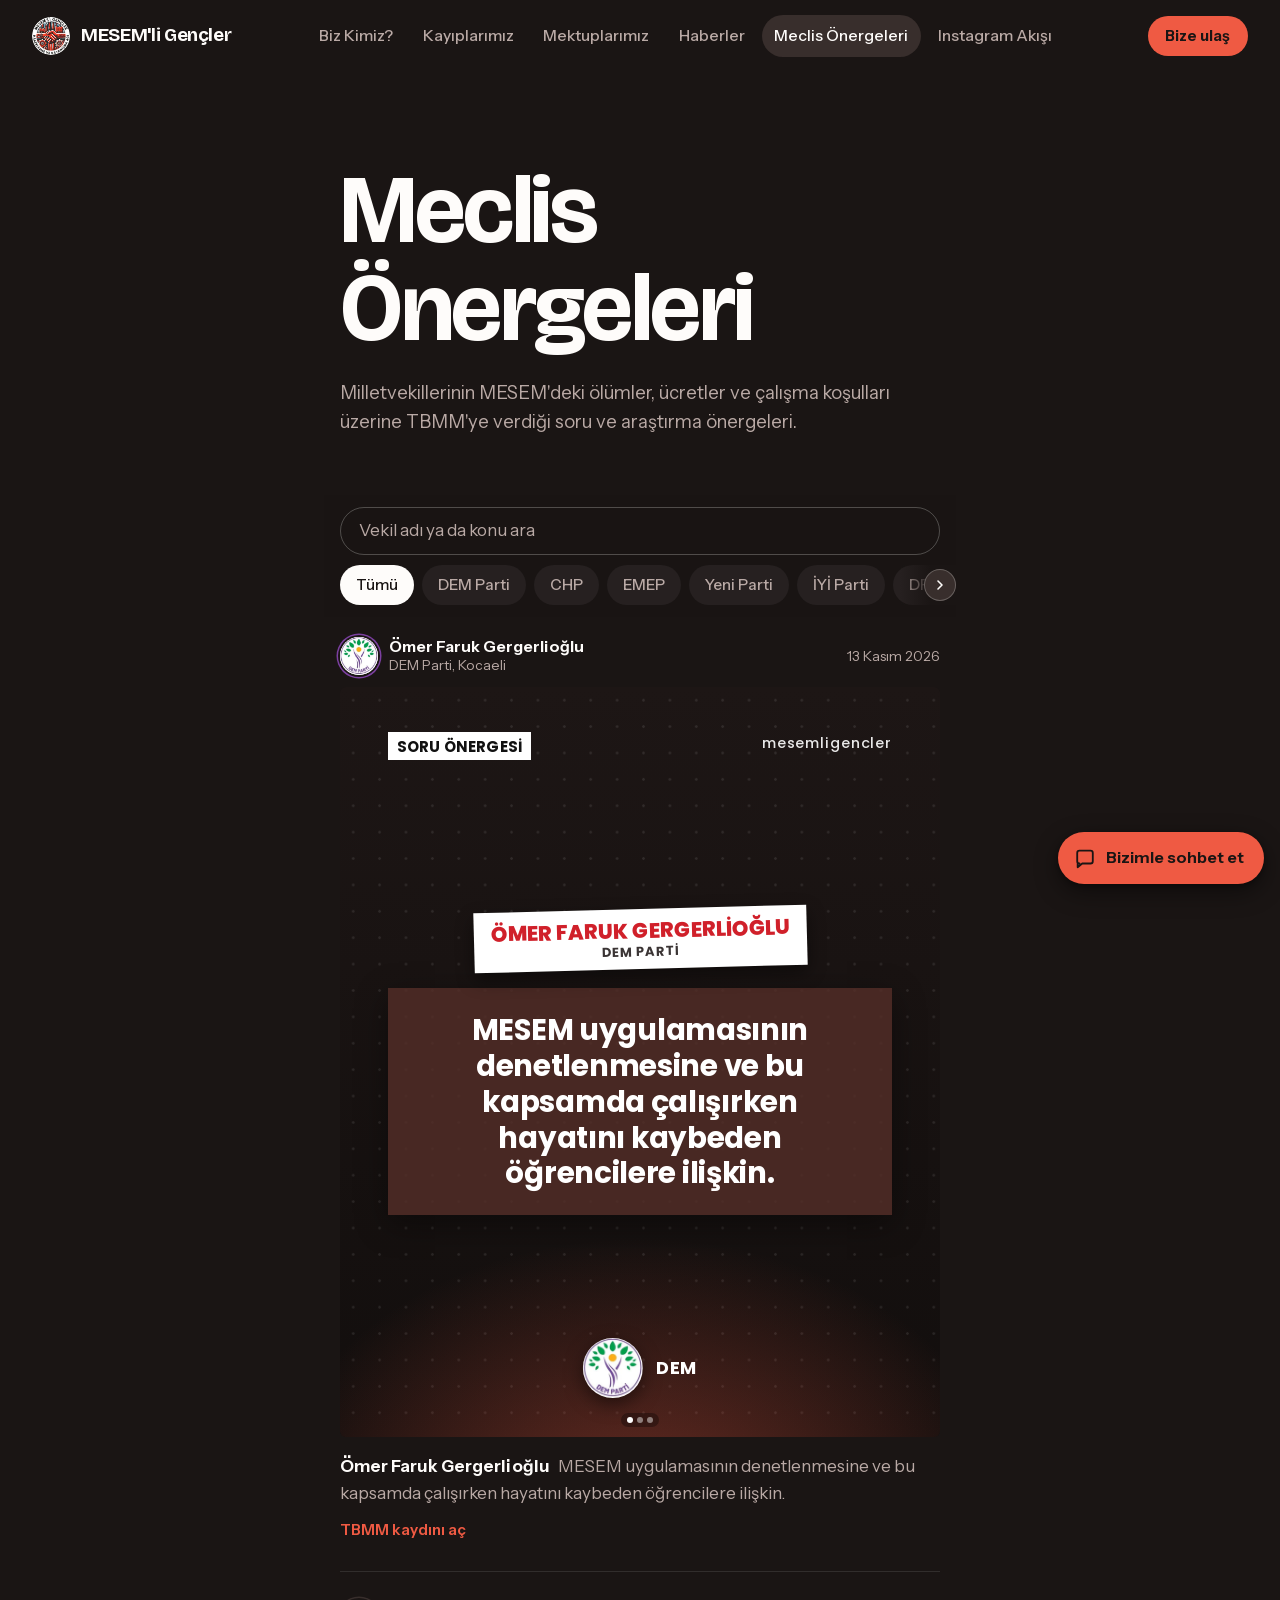
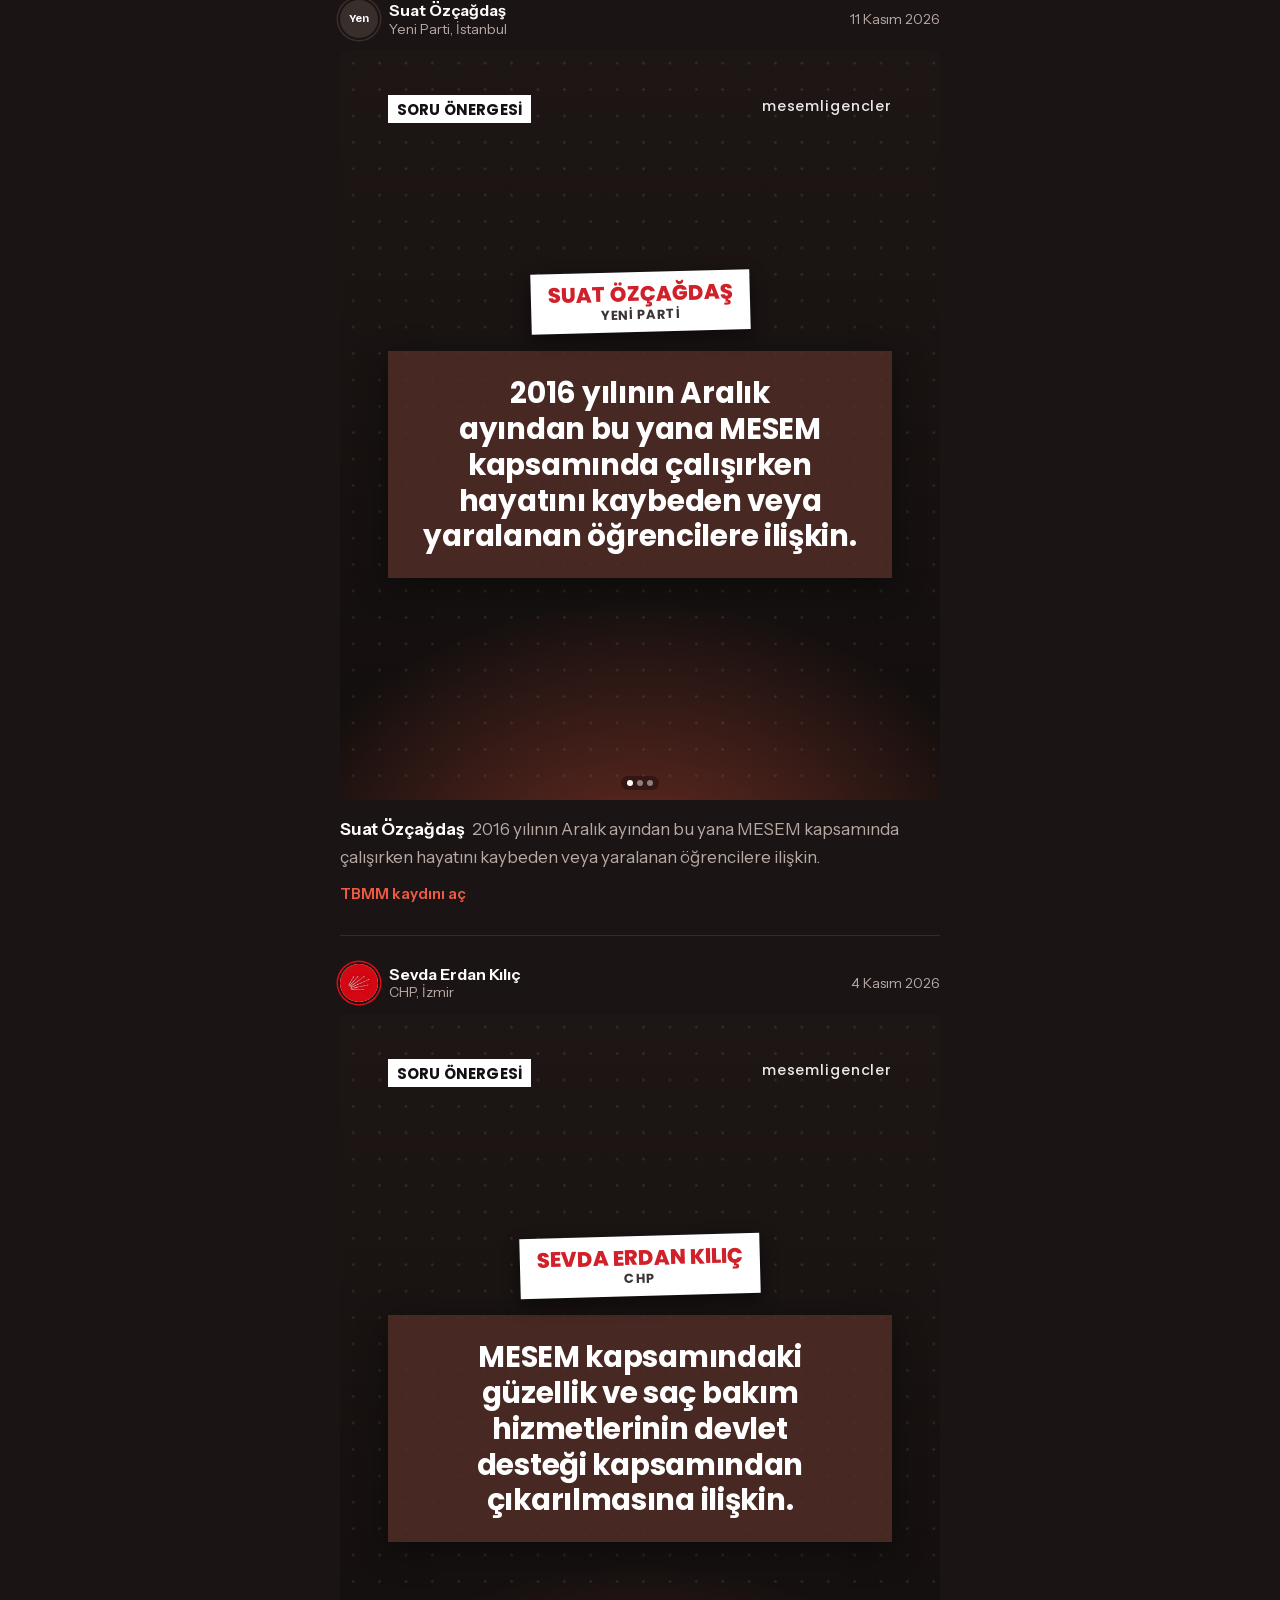
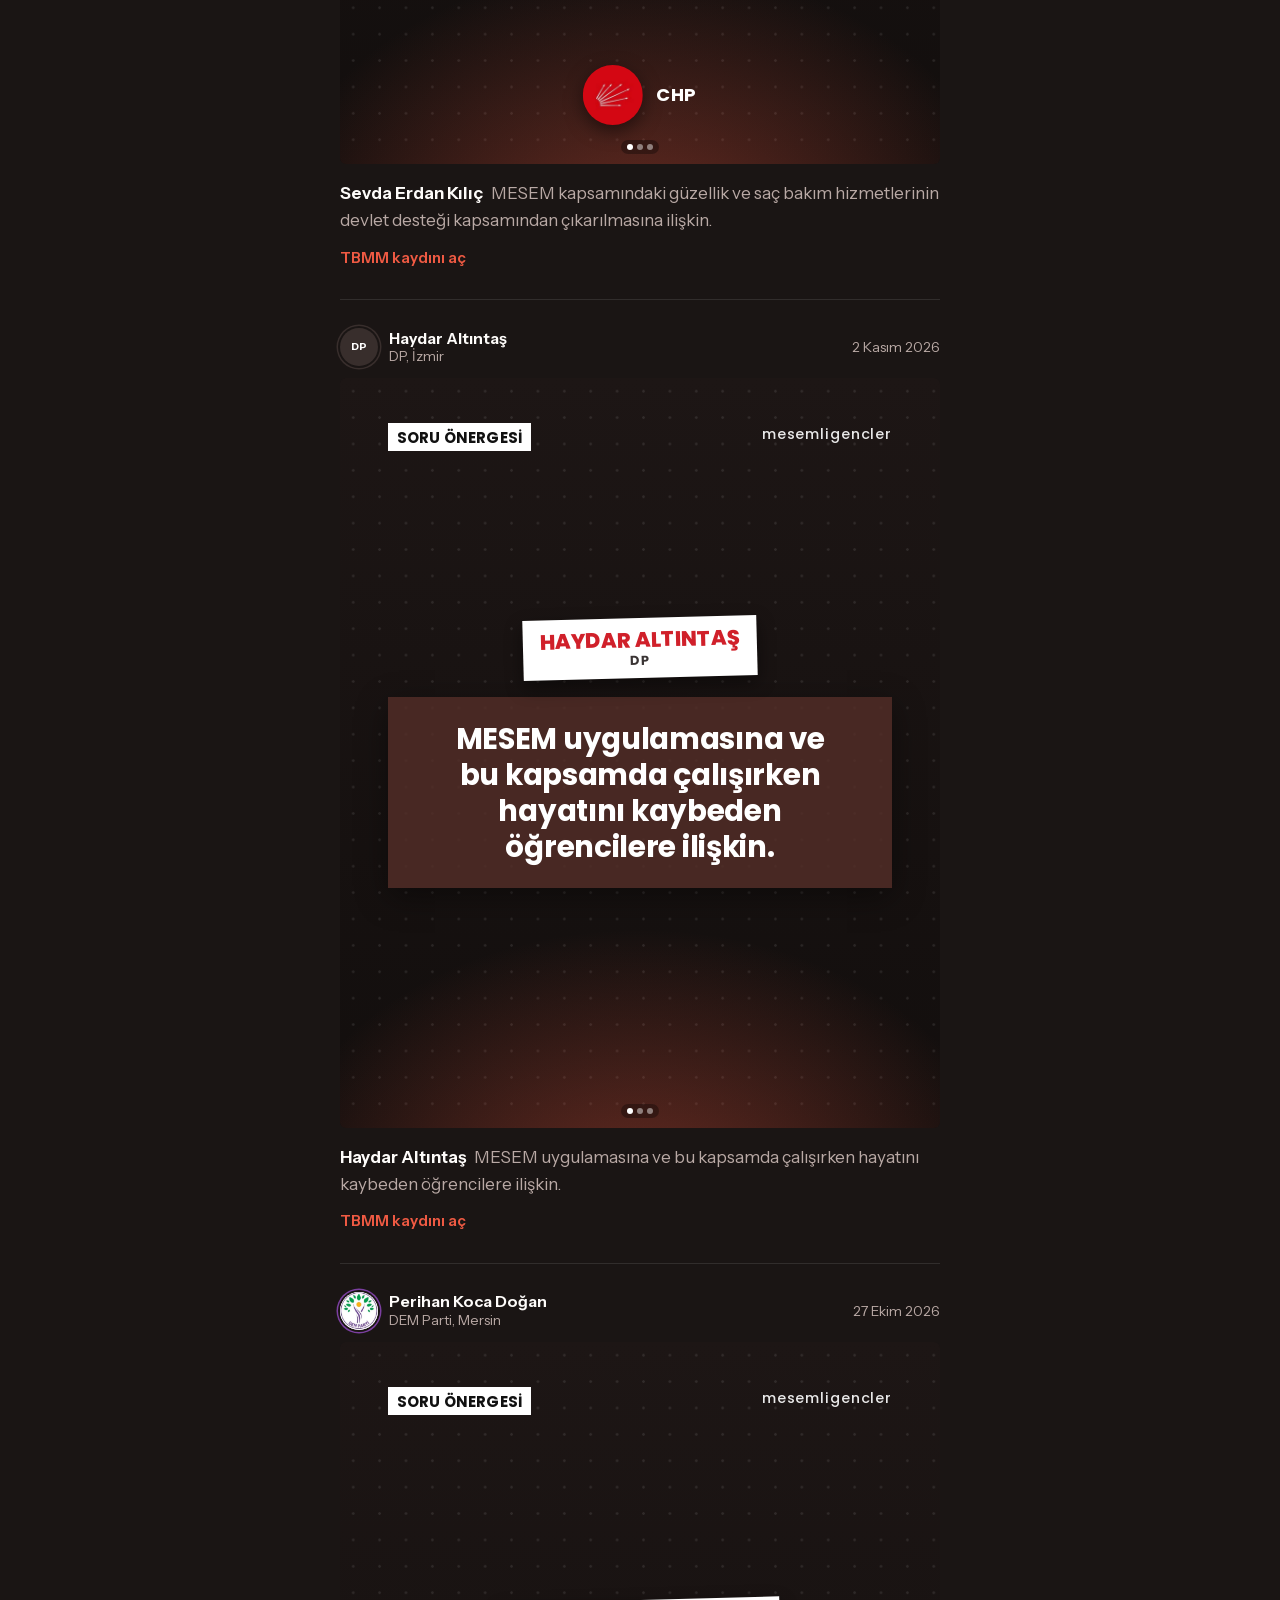
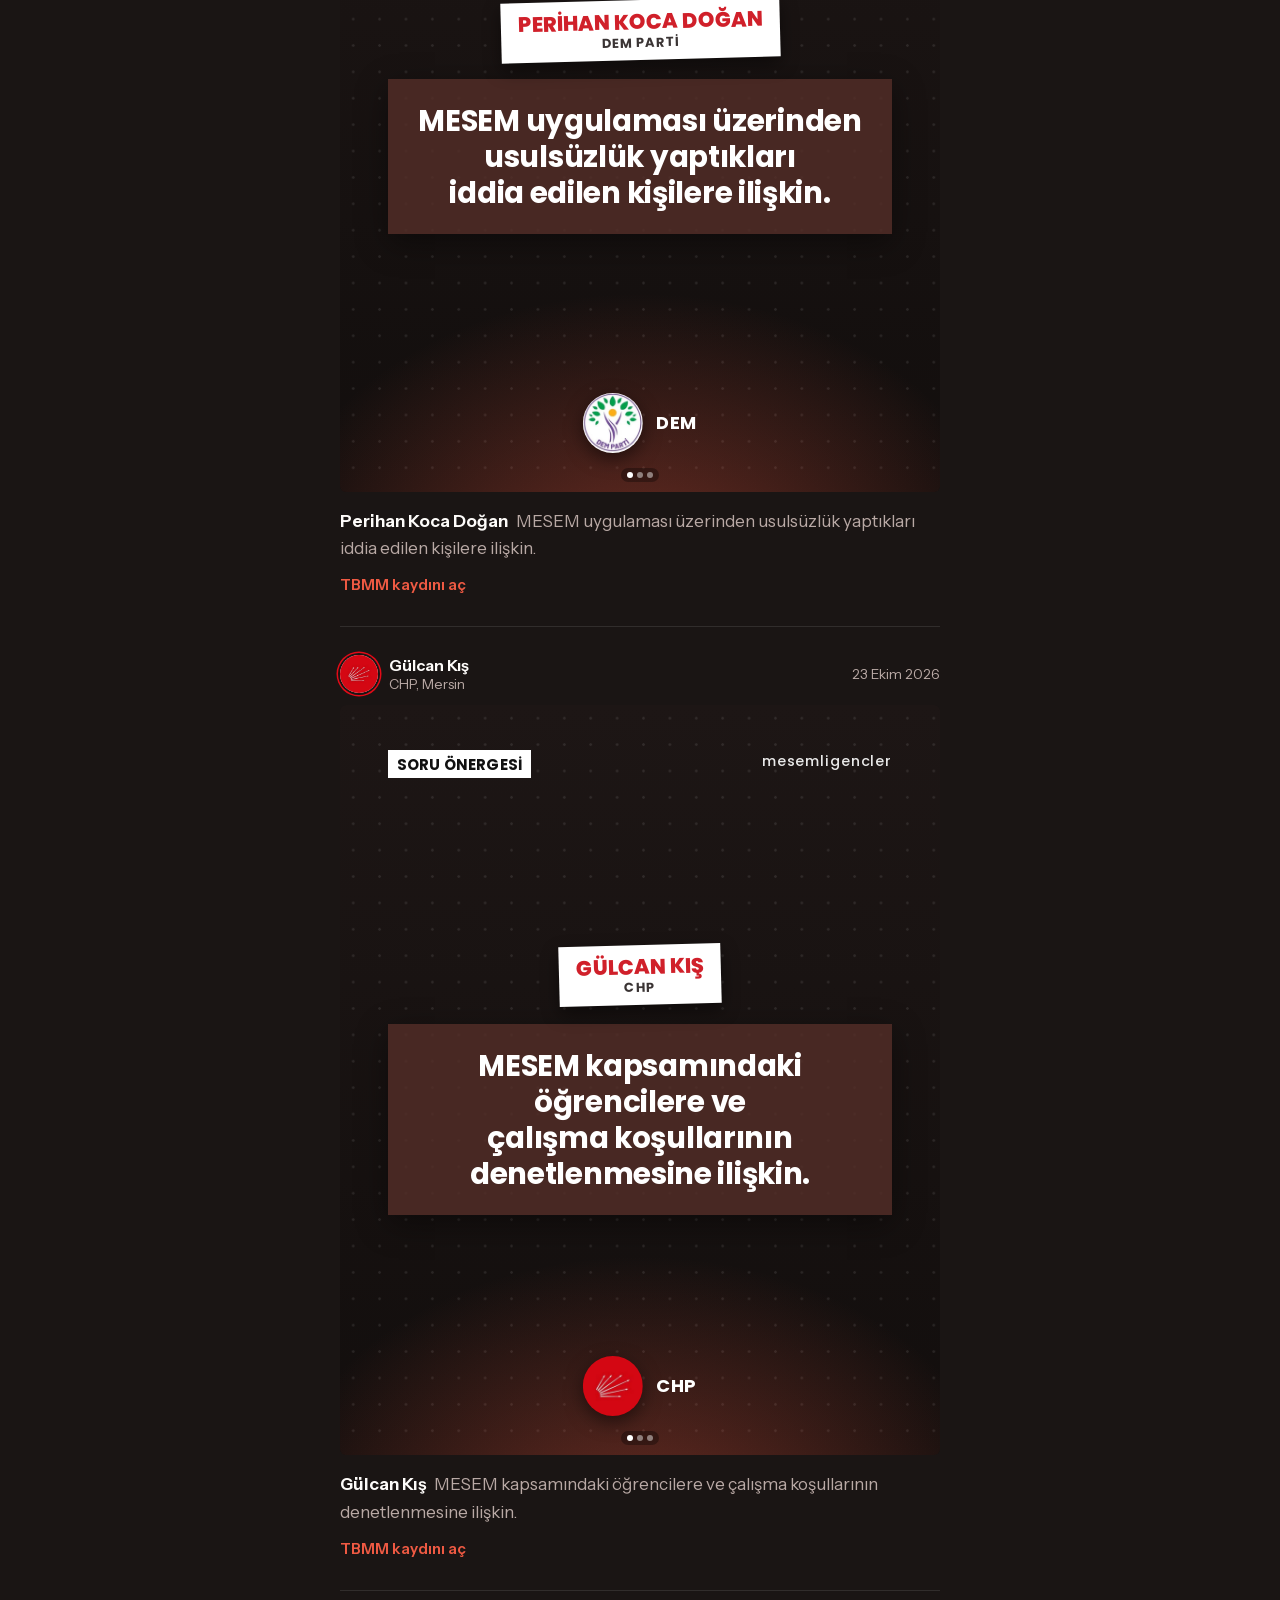
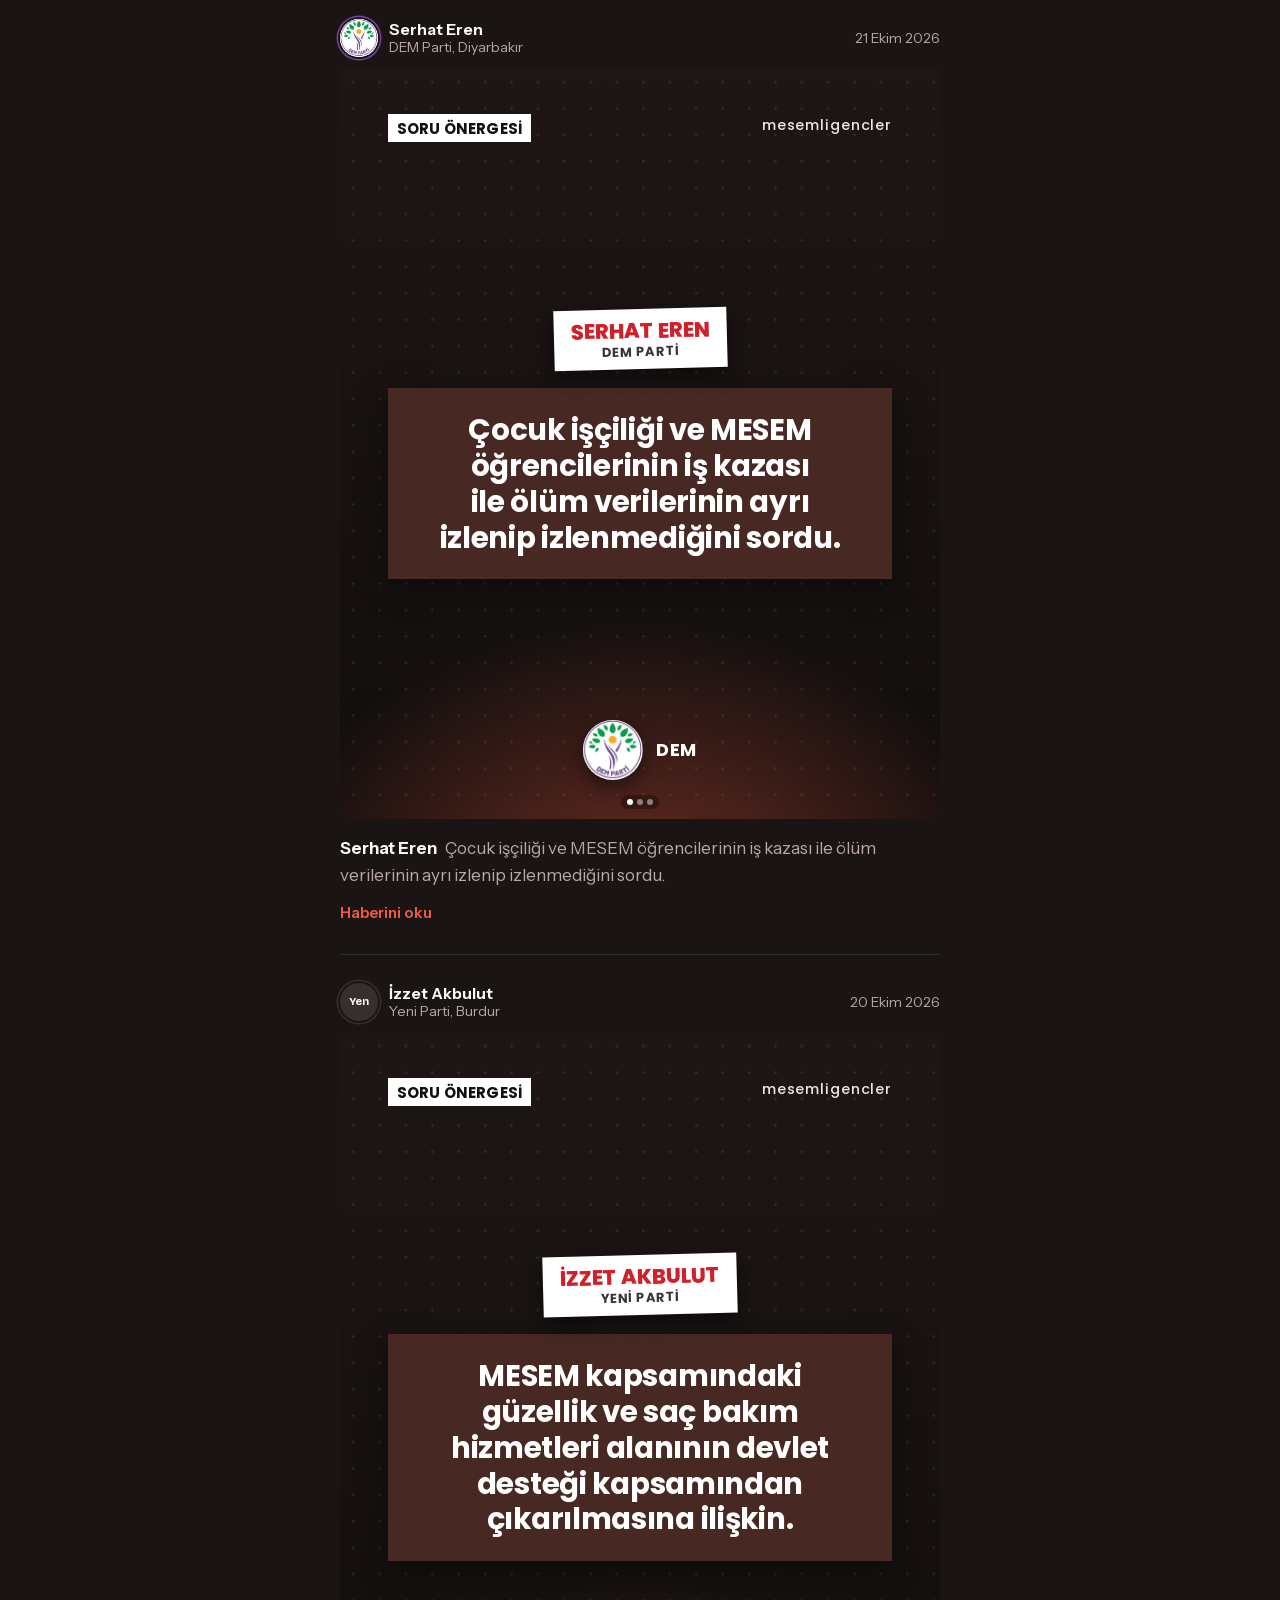
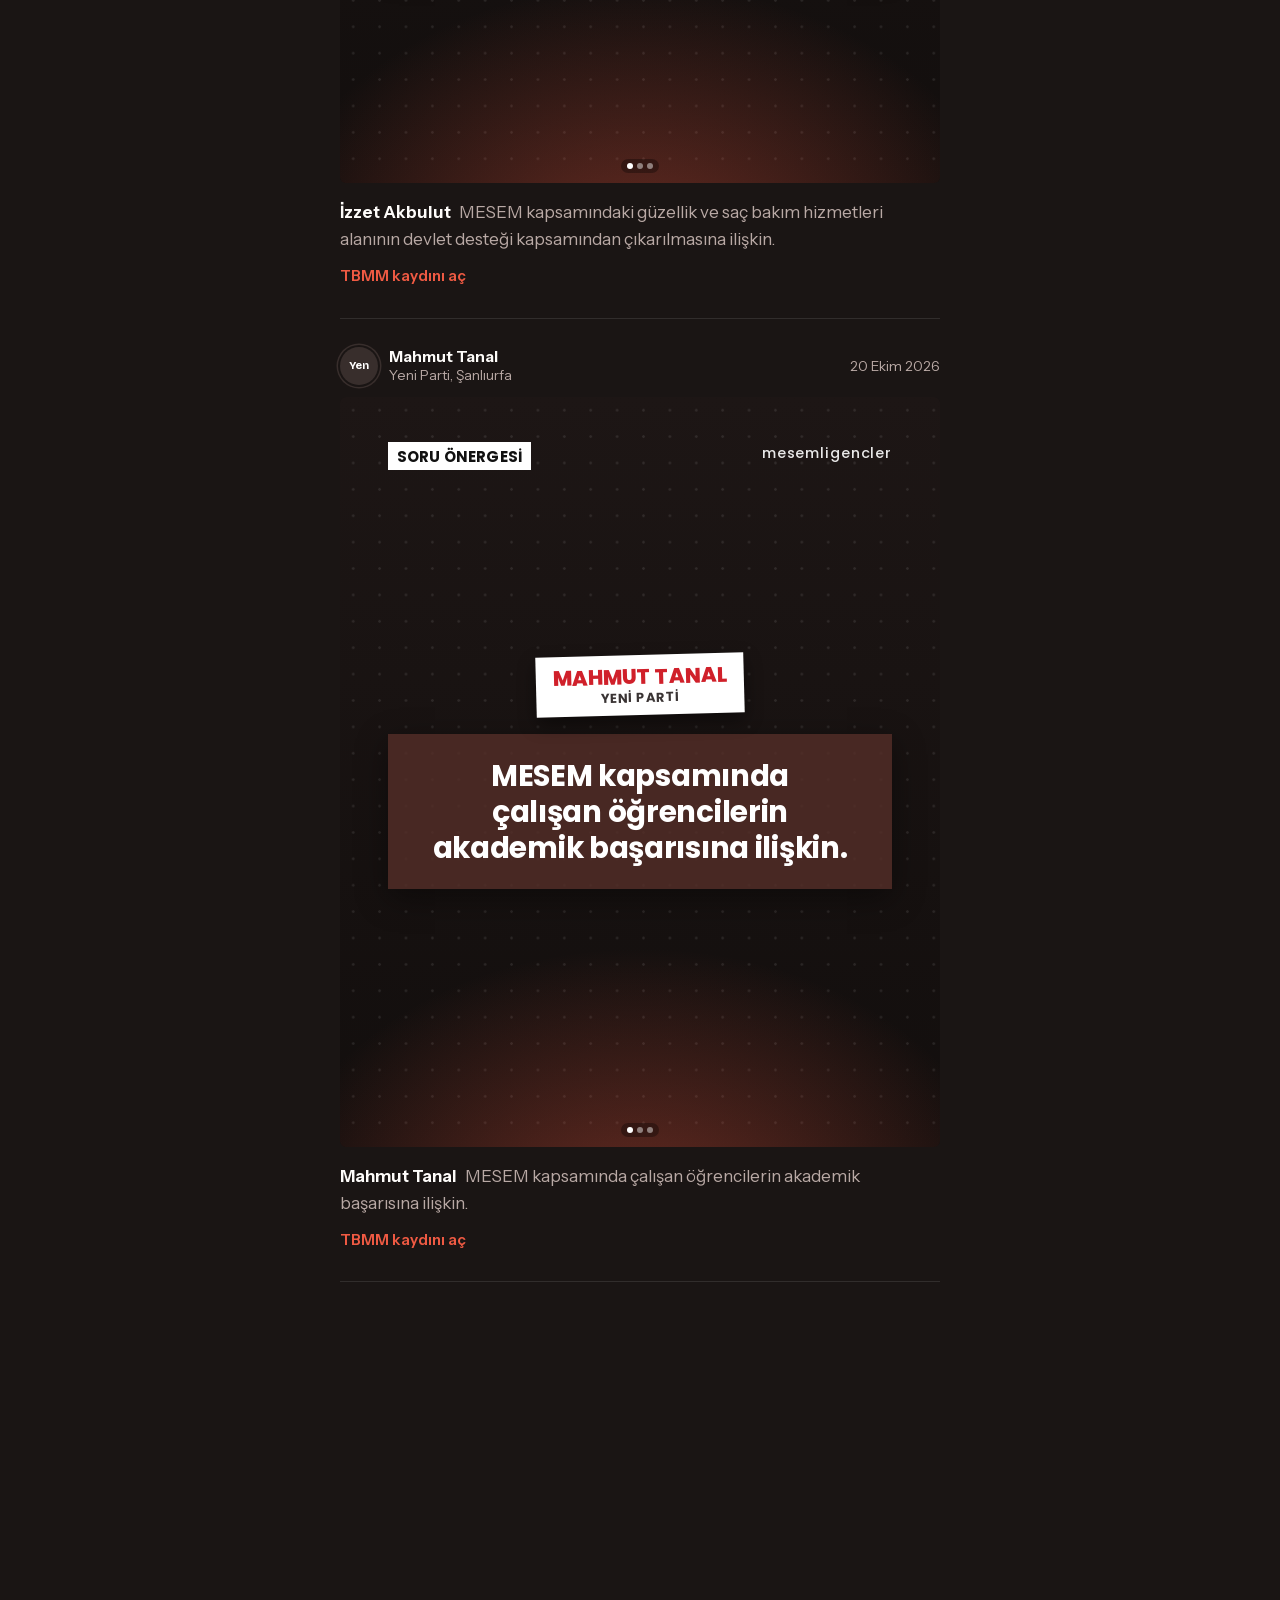
<file: onergeler.html>
<!doctype html>
<html lang="tr">
<head>
  <meta charset="utf-8">
  <meta name="viewport" content="width=device-width, initial-scale=1">
  <title>Meclis Önergeleri | MESEM'li Gençler</title>
  <meta name="description" content="Milletvekillerinin MESEM üzerine TBMM'ye verdiği soru ve araştırma önergeleri.">
  <meta name="theme-color" content="#1a1514">
  <link rel="icon" href="assets/logo/profile.jpg">
  <link rel="stylesheet" href="css/site.css?v=202611180322">
  <link rel="stylesheet" href="css/feed.css?v=202611180322">
  <link rel="stylesheet" href="css/carousel.css?v=202611180322">

  <!--meta-->
  <link rel="canonical" href="https://mesemligencler.com/onergeler.html">
  <meta property="og:type" content="website">
  <meta property="og:locale" content="tr_TR">
  <meta property="og:site_name" content="MESEM'li Gençler">
  <meta property="og:title" content="Meclis Önergeleri | MESEM&#x27;li Gençler">
  <meta property="og:description" content="Milletvekillerinin MESEM üzerine TBMM&#x27;ye verdiği soru ve araştırma önergeleri.">
  <meta property="og:url" content="https://mesemligencler.com/onergeler.html">
  <meta property="og:image" content="https://mesemligencler.com/og.jpg">
  <meta property="og:image:width" content="1200">
  <meta property="og:image:height" content="630">
  <meta property="og:image:alt" content="MESEM&#x27;li Gençler: MESEM çocuk işçiliğidir.">
  <meta name="twitter:card" content="summary_large_image">
  <link rel="stylesheet" href="css/bot.css?v=5">
  <!--/meta-->
</head>
<body data-page="onergeler">
  <!--header-->
  <header class="site-header">
    <div class="wrap site-header__inner">
      <a class="brand" href="./"><img src="assets/logo/profile.jpg" alt="" width="38" height="38">MESEM'li Gençler</a>
      <nav class="nav" aria-label="Ana menü"><a href="biz-kimiz.html">Biz Kimiz?</a><a href="kayiplar.html">Kayıplarımız</a><a href="mektuplar.html">Mektuplarımız</a><a href="haberler.html">Haberler</a><a href="onergeler.html" aria-current="page">Meclis Önergeleri</a><a href="akis.html">Instagram Akışı</a></nav>
      <div class="header-actions">
        <a class="nav-cta" href="iletisim.html">Bize ulaş</a>
        <button class="search-btn" type="button" aria-expanded="false" aria-controls="feed-controls" aria-label="Aramayı aç"><svg class="search-btn__find" viewBox="0 0 24 24" aria-hidden="true"><circle cx="11" cy="11" r="6.5"/><path d="m20 20-4.2-4.2"/></svg><svg class="search-btn__close" viewBox="0 0 24 24" aria-hidden="true"><path d="m6 9 6 6 6-6"/></svg></button>
        <button class="menu-btn" type="button" aria-expanded="false" aria-controls="mobile-menu" aria-label="Menüyü aç"><span></span><span></span><span></span></button>
      </div>
    </div>
  </header>
  <div class="mobile-menu" id="mobile-menu">
    <nav aria-label="Mobil menü"><a href="./">Talepler</a><a href="biz-kimiz.html">Biz Kimiz?</a><a href="kayiplar.html">Kayıplarımız</a><a href="mektuplar.html">Mektuplarımız</a><a href="haberler.html">Haberler</a><a href="onergeler.html" aria-current="page">Meclis Önergeleri</a><a href="akis.html">Instagram Akışı</a></nav>
    <a class="mobile-menu__cta" href="iletisim.html">Bize ulaş</a>
    <div class="social"><a href="https://www.instagram.com/mesemligencler/" target="_blank" rel="noopener"><svg viewBox="0 0 24 24" fill="none" stroke="currentColor" stroke-width="1.8" aria-hidden="true"><rect x="3" y="3" width="18" height="18" rx="5"/><circle cx="12" cy="12" r="4"/><circle cx="17.5" cy="6.5" r="1" fill="currentColor" stroke="none"/></svg><span>Instagram</span></a><a href="https://www.tiktok.com/@mesemligencler" target="_blank" rel="noopener"><svg viewBox="0 0 24 24" fill="currentColor" aria-hidden="true"><path d="M16.6 3c.4 2.2 1.8 3.7 4 4v3.1c-1.5 0-2.9-.4-4-1.1v6.3a5.7 5.7 0 1 1-5.7-5.7c.3 0 .6 0 .9.1v3.2a2.6 2.6 0 1 0 1.8 2.4V3h3Z"/></svg><span>TikTok</span></a><a href="https://www.youtube.com/@MESEMliGencler2024" target="_blank" rel="noopener"><svg viewBox="0 0 24 24" fill="currentColor" aria-hidden="true"><path d="M21.6 7.2a2.5 2.5 0 0 0-1.8-1.8C18.2 5 12 5 12 5s-6.2 0-7.8.4A2.5 2.5 0 0 0 2.4 7.2C2 8.8 2 12 2 12s0 3.2.4 4.8a2.5 2.5 0 0 0 1.8 1.8C5.8 19 12 19 12 19s6.2 0 7.8-.4a2.5 2.5 0 0 0 1.8-1.8c.4-1.6.4-4.8.4-4.8s0-3.2-.4-4.8ZM10 15V9l5.2 3L10 15Z"/></svg><span>YouTube</span></a><a href="https://x.com/mesemligencler" target="_blank" rel="noopener"><svg viewBox="0 0 24 24" fill="currentColor" aria-hidden="true"><path d="M17.8 3h3.1l-6.8 7.7L22 21h-6.2l-4.9-6.3L5.3 21H2.2l7.3-8.3L2 3h6.4l4.4 5.8L17.8 3Zm-1.1 16.2h1.7L7.4 4.7H5.6l11.1 14.5Z"/></svg><span>X</span></a></div>
  </div>
  <!--/header-->

  <main>
    <header class="page-head wrap--feed">
      <h1>Meclis Önergeleri</h1>
      <p>Milletvekillerinin MESEM'deki ölümler, ücretler ve çalışma koşulları üzerine TBMM'ye verdiği soru ve araştırma önergeleri.</p>
    </header>
    <div class="wrap--feed" data-list></div>
  </main>
  <!--footer-->
  <footer class="site-footer">
    <div class="wrap">
      <div class="site-footer__top">
        <div class="site-footer__brand">
          <a class="brand" href="./"><img src="assets/logo/profile.jpg" alt="" width="38" height="38">MESEM'li Gençler</a>
          <p>MESEM'de okuyan ve çalışan liselilerin haberleşme ve dayanışma ağı.</p>
        </div>
        <div class="social"><a href="https://www.instagram.com/mesemligencler/" target="_blank" rel="noopener"><svg viewBox="0 0 24 24" fill="none" stroke="currentColor" stroke-width="1.8" aria-hidden="true"><rect x="3" y="3" width="18" height="18" rx="5"/><circle cx="12" cy="12" r="4"/><circle cx="17.5" cy="6.5" r="1" fill="currentColor" stroke="none"/></svg><span>Instagram</span></a><a href="https://www.tiktok.com/@mesemligencler" target="_blank" rel="noopener"><svg viewBox="0 0 24 24" fill="currentColor" aria-hidden="true"><path d="M16.6 3c.4 2.2 1.8 3.7 4 4v3.1c-1.5 0-2.9-.4-4-1.1v6.3a5.7 5.7 0 1 1-5.7-5.7c.3 0 .6 0 .9.1v3.2a2.6 2.6 0 1 0 1.8 2.4V3h3Z"/></svg><span>TikTok</span></a><a href="https://www.youtube.com/@MESEMliGencler2024" target="_blank" rel="noopener"><svg viewBox="0 0 24 24" fill="currentColor" aria-hidden="true"><path d="M21.6 7.2a2.5 2.5 0 0 0-1.8-1.8C18.2 5 12 5 12 5s-6.2 0-7.8.4A2.5 2.5 0 0 0 2.4 7.2C2 8.8 2 12 2 12s0 3.2.4 4.8a2.5 2.5 0 0 0 1.8 1.8C5.8 19 12 19 12 19s6.2 0 7.8-.4a2.5 2.5 0 0 0 1.8-1.8c.4-1.6.4-4.8.4-4.8s0-3.2-.4-4.8ZM10 15V9l5.2 3L10 15Z"/></svg><span>YouTube</span></a><a href="https://x.com/mesemligencler" target="_blank" rel="noopener"><svg viewBox="0 0 24 24" fill="currentColor" aria-hidden="true"><path d="M17.8 3h3.1l-6.8 7.7L22 21h-6.2l-4.9-6.3L5.3 21H2.2l7.3-8.3L2 3h6.4l4.4 5.8L17.8 3Zm-1.1 16.2h1.7L7.4 4.7H5.6l11.1 14.5Z"/></svg><span>X</span></a></div>
      </div>
    </div>
  </footer>
  <!--/footer-->


  <script src="js/data.js?v=202611180322"></script>
  <script src="js/common.js?v=202611180322"></script>
  <script src="js/feed.js?v=202611180322"></script>
  <script src="js/carousel.js?v=202611180322"></script>
  <script src="js/pages/onergeler.js?v=202611180322"></script>

  <!--bot-->
  <script src="js/reveal.js?v=5"></script>
  <script src="js/bot-tree.js?v=5"></script>
  <script src="js/bot.js?v=5"></script>
  <!--/bot-->
</body>
</html>
</file>
<file: css/site.css>
/* Mesemli Gençler — site stilleri. Renkler logo paletinden (tokens.css). */
@import url("tokens.css?v=202611180322");

*,
*::before,
*::after { box-sizing: border-box; }

html { -webkit-text-size-adjust: 100%; scroll-behavior: smooth; }
@media (prefers-reduced-motion: reduce) { html { scroll-behavior: auto; } }

body {
  margin: 0;
  background: var(--bg);
  color: var(--ink);
  font-family: var(--font-body);
  font-size: 1.0625rem;
  line-height: 1.6;
  -webkit-font-smoothing: antialiased;
  text-rendering: optimizeLegibility;
}

img { max-width: 100%; display: block; }
a { color: inherit; text-decoration-color: var(--line-strong); text-underline-offset: 0.2em; }
a:hover { text-decoration-color: currentColor; }
:focus-visible { outline: 2px solid var(--c1); outline-offset: 3px; border-radius: 4px; }

h1, h2, h3 {
  font-family: var(--font-display);
  font-weight: 700;
  line-height: 1.02;
  letter-spacing: -0.025em;
  margin: 0;
  text-wrap: balance;
}
p { margin: 0 0 1em; text-wrap: pretty; }

.wrap { width: min(100% - 2rem, var(--max)); margin-inline: auto; }
.wrap--text { width: min(100% - 2rem, 44rem); margin-inline: auto; }
.visually-hidden {
  position: absolute; width: 1px; height: 1px; overflow: hidden;
  clip-path: inset(50%); white-space: nowrap;
}
::selection { background: color-mix(in oklab, var(--c1) 70%, transparent); color: #fff; }
html { scrollbar-color: var(--surface-2) var(--bg); }

/* ---------- Header ---------- */
.site-header {
  position: fixed; inset: 0 0 auto 0; z-index: 50;
  transition: background-color .3s ease, border-color .3s ease;
  border-bottom: 1px solid transparent;
}
.site-header.is-scrolled {
  background: color-mix(in oklab, var(--bg) 82%, transparent);
  backdrop-filter: blur(14px) saturate(140%);
  -webkit-backdrop-filter: blur(14px) saturate(140%);
  border-bottom-color: var(--line);
}
.site-header__inner {
  display: flex; align-items: center; justify-content: space-between;
  height: var(--header-h); gap: 1.5rem;
}
.brand {
  display: flex; align-items: center; gap: .7rem;
  text-decoration: none; font-family: var(--font-display);
  font-weight: 700; font-size: 1.15rem; letter-spacing: -0.02em;
}
.brand img { width: 38px; height: 38px; border-radius: 50%; }

.nav { display: flex; gap: .25rem; }
.brand, .nav a, .nav-cta { white-space: nowrap; }
.nav a {
  text-decoration: none; font-weight: 500; font-size: .98rem;
  padding: .5rem .8rem; border-radius: 999px; color: var(--muted);
  transition: color .2s ease, background-color .2s ease;
}
.nav a:hover { color: var(--ink); background: var(--surface); }
.nav a[aria-current="page"] { color: var(--ink); background: var(--surface-2); }

.header-actions { display: flex; align-items: center; gap: .5rem; }
.nav-cta {
  display: inline-flex; align-items: center; min-height: 40px; padding: 0 1.1rem; margin-left: .5rem; border-radius: 999px;
  background: var(--c1); color: #1a1514; font-weight: 650; font-size: .95rem; text-decoration: none;
  transition: background-color .2s ease, transform .15s ease;
}
.nav-cta:hover { background: #ff7058; transform: translateY(-1px); }
.nav-cta[aria-current="page"] { background: var(--ink); }
.mobile-menu__cta {
  display: flex; align-items: center; justify-content: center; min-height: 56px; margin: 2.25rem 0 0; border-radius: 999px;
  background: var(--c1); color: #1a1514; font-weight: 650; font-size: 1.1rem; text-decoration: none;
}
.menu-btn, .search-btn {
  display: none; width: 44px; height: 44px; border: 0; padding: 0;
  background: var(--surface); color: var(--ink); border-radius: 50%;
  cursor: pointer; position: relative;
}
.search-btn svg {
  position: absolute; inset: 0; margin: auto; width: 22px; height: 22px;
  fill: none; stroke: currentColor; stroke-width: 2; stroke-linecap: round; stroke-linejoin: round;
  transition: opacity .2s ease, rotate .3s cubic-bezier(.16, 1, .3, 1);
}
.search-btn__close { opacity: 0; rotate: -90deg; }
.search-btn[aria-expanded="true"] .search-btn__find { opacity: 0; rotate: 90deg; }
.search-btn[aria-expanded="true"] .search-btn__close { opacity: 1; rotate: 0deg; }
.menu-btn span {
  position: absolute; left: 13px; right: 13px; height: 2px; background: currentColor;
  border-radius: 2px; transition: transform .3s ease, opacity .2s ease;
}
.menu-btn span:nth-child(1) { top: 16px; }
.menu-btn span:nth-child(2) { top: 21px; }
.menu-btn span:nth-child(3) { top: 26px; }
.menu-open .menu-btn span:nth-child(1) { transform: translateY(5px) rotate(45deg); }
.menu-open .menu-btn span:nth-child(2) { opacity: 0; }
.menu-open .menu-btn span:nth-child(3) { transform: translateY(-5px) rotate(-45deg); }

.mobile-menu {
  position: fixed; inset: 0; z-index: 40; background: var(--bg);
  padding: calc(var(--header-h) + 2rem) 1.25rem calc(1.5rem + env(safe-area-inset-bottom));
  display: flex; flex-direction: column; justify-content: flex-start; overflow-y: auto;
  opacity: 0; visibility: hidden; transition: opacity .25s ease, visibility .25s;
}
.menu-open .mobile-menu { opacity: 1; visibility: visible; }
.mobile-menu nav { display: flex; flex-direction: column; }
.mobile-menu nav a {
  font-family: var(--font-display); font-weight: 700; font-size: clamp(2rem, 10vw, 3rem);
  letter-spacing: -0.03em; text-decoration: none; padding: .2rem 0; line-height: 1.15;
}
.mobile-menu nav a[aria-current="page"] { color: var(--c1); }
/* Menünün altında sosyal medya düğmeleri: ortalı ve daha küçük */
.mobile-menu .social { margin-top: auto; padding-top: 2rem; justify-content: center; gap: .4rem .3rem; }
.mobile-menu .social a { min-height: 38px; padding: 0 .6rem; gap: .3rem; font-size: .78rem; }
.mobile-menu .social svg { width: 14px; height: 14px; }
body.menu-open { overflow: hidden; }

@media (max-width: 1160px) {
  .nav, .nav-cta { display: none; }
  .menu-btn, .search-btn { display: block; }
}

/* ---------- Social ---------- */
.social { display: flex; gap: .5rem; flex-wrap: wrap; }
.social a {
  display: inline-flex; align-items: center; gap: .55rem; text-decoration: none;
  min-height: 44px; padding: 0 1rem; border-radius: 999px; background: var(--surface);
  font-weight: 500; font-size: .95rem; transition: background-color .2s ease;
}
.social a:hover { background: var(--surface-2); }
.social svg { width: 18px; height: 18px; flex: none; }

/* ---------- Footer ---------- */
/* Altta, sabit sohbet düğmesinin (52px + kenar boşlukları) altında kalan sosyal medya düğmeleri için pay bırakılır */
.site-footer { border-top: 1px solid var(--line); margin-top: 8rem; padding: 3.5rem 0 calc(2.5rem + 5.5rem + env(safe-area-inset-bottom)); }
.site-footer__top { display: flex; justify-content: space-between; align-items: flex-start; gap: 2rem; flex-wrap: wrap; }
.site-footer__brand { max-width: 26rem; }
.site-footer__brand p { color: var(--muted); margin-top: 1rem; }
.site-footer__bottom { margin-top: 3rem; color: var(--muted); font-size: .9rem; }

/* ---------- Hero (ana sayfa) ---------- */
.hero { position: relative; min-height: 100svh; display: grid; align-items: end; overflow: hidden; }
.hero canvas { position: absolute; inset: 0; width: 100%; height: 100%; }
.hero__content { position: relative; padding-bottom: clamp(3rem, 9vh, 6rem); pointer-events: none; }
.hero__content a { pointer-events: auto; }
.hero h1 { font-size: clamp(3rem, 9vw, 8rem); max-width: 10ch; }
/* Ağ başlığın arkasından geçerken okunurluğu korur */
.hero h1, .hero__lead { text-shadow: 0 0 24px var(--bg), 0 0 48px var(--bg); }
.hero__lead { margin-top: 1.5rem; max-width: 34rem; font-size: clamp(1.05rem, 1.6vw, 1.3rem); color: var(--muted); }
.hero__actions { margin-top: 2rem; display: flex; gap: .75rem; flex-wrap: wrap; }

.btn {
  display: inline-flex; align-items: center; justify-content: center; gap: .5rem;
  min-height: 48px; padding: 0 1.4rem; border-radius: 999px; font-weight: 600;
  text-decoration: none; background: var(--ink); color: var(--bg);
  transition: transform .15s ease, background-color .2s ease;
}
.btn:hover { transform: translateY(-1px); }
.btn:active { transform: translateY(0); }
.btn--ghost { background: var(--surface); color: var(--ink); }
.btn--ghost:hover { background: var(--surface-2); }

/* ---------- Talepler ---------- */
.section { padding-top: clamp(5rem, 12vh, 9rem); }
.section > .wrap > h2 { font-size: clamp(2.2rem, 5vw, 4rem); margin-bottom: 2.5rem; }

.demands { list-style: none; margin: 0; padding: 0; }
.demands li {
  display: grid; grid-template-columns: 1.25rem minmax(0, 1fr); gap: 1.25rem;
  padding: 1.6rem 0; border-top: 1px solid var(--line);
}
.demands li:last-child { border-bottom: 1px solid var(--line); }
.demands .dot { width: 14px; height: 14px; border-radius: 50%; margin-top: .6em; background: var(--dot); box-shadow: 0 0 22px var(--dot); }
.demands strong {
  display: block; font-family: var(--font-display); font-weight: 600;
  font-size: clamp(1.4rem, 2.8vw, 2.2rem); line-height: 1.12; letter-spacing: -0.02em;
}
.demands p { margin: .6rem 0 0; color: var(--muted); max-width: 44rem; }

.toll {
  display: grid; grid-template-columns: minmax(0, 1fr) auto; gap: 2rem; align-items: end;
}
.toll p { font-family: var(--font-display); font-weight: 600; font-size: clamp(1.6rem, 3.6vw, 3rem); line-height: 1.1; letter-spacing: -0.025em; margin: 0; max-width: 22ch; }
.toll .n { color: var(--c1); }
@media (max-width: 700px) { .toll { grid-template-columns: 1fr; } }

/* ---------- Alt sayfa başlığı ---------- */
.page-head { padding-top: calc(var(--header-h) + clamp(3rem, 10vh, 6rem)); padding-bottom: 2.5rem; }
.page-head h1 { font-size: clamp(2.8rem, 7.5vw, 6rem); max-width: 14ch; }
.page-head p { margin-top: 1.25rem; color: var(--muted); max-width: 40rem; font-size: 1.15rem; }

/* ---------- Filtreler ---------- */
.filters { display: flex; flex-wrap: wrap; gap: .5rem; margin-bottom: 1.5rem; }
.chip {
  border: 0; cursor: pointer; font: inherit; font-size: .95rem; font-weight: 500;
  min-height: 40px; padding: 0 1rem; border-radius: 999px; background: var(--surface); color: var(--muted);
  transition: background-color .2s ease, color .2s ease;
}
.chip:hover { color: var(--ink); }
.chip[aria-pressed="true"] { background: var(--ink); color: var(--bg); }
.search {
  width: 100%; max-width: 26rem; min-height: 48px; padding: 0 1.1rem; margin-bottom: 1rem;
  border-radius: 999px; border: 1px solid var(--line-strong); background: transparent; color: var(--ink); font: inherit;
}
.search::placeholder { color: var(--muted); }
.count { color: var(--muted); font-size: .95rem; margin-bottom: 1rem; }

/* ---------- Kayıplar ---------- */
.year { display: grid; grid-template-columns: 10rem minmax(0, 1fr); gap: 2rem; padding: 3rem 0; border-top: 1px solid var(--line); }
.year h2 { font-size: clamp(2.5rem, 5vw, 4rem); margin: 0; color: var(--muted); }
.year__count { color: var(--muted); font-size: .95rem; margin-top: .5rem; line-height: 1.5; }
.year__count span { display: block; white-space: nowrap; }
.names__note { margin: 1.25rem 0 0; color: var(--muted); font-size: .95rem; max-width: 40rem; }
.page-head p.page-head__source { margin-top: .75rem; font-size: .95rem; }
.names { display: flex; flex-wrap: wrap; gap: .3rem .55rem; list-style: none; margin: 0; padding: 0; align-content: flex-start; }
.name {
  font: inherit; font-size: clamp(1rem, 1.6vw, 1.15rem); font-weight: 500; line-height: 1.35;
  color: var(--ink); opacity: .82; background: none; border: 0; padding: .15rem .25rem;
  cursor: pointer; border-radius: 6px; text-align: left; display: inline-flex; align-items: center; gap: .4rem;
  transition: color .15s ease, opacity .15s ease;
}
.name:hover, .name[aria-expanded="true"] { opacity: 1; color: var(--c1); }
.name__mesem { width: 7px; height: 7px; border-radius: 50%; background: var(--c1); flex: none; }
.legend { display: inline-flex; align-items: center; gap: .5rem; }
.legend .name__mesem { display: inline-block; }
.name-detail { flex-basis: 100%; background: var(--surface); border-radius: 14px; padding: 1.1rem 1.25rem; margin: .4rem 0 .8rem; color: var(--muted); }
.name-detail b { color: var(--ink); }
@media (max-width: 700px) { .year { grid-template-columns: minmax(0, 1fr); gap: 1rem; } }

/* ---------- Metin sayfası ---------- */
.prose { font-size: 1.15rem; }
.prose p { margin-bottom: 1.3em; }
.prose h2 { font-size: clamp(1.7rem, 3vw, 2.3rem); margin: 2.2em 0 .8em; }
.prose .big { font-family: var(--font-display); font-weight: 600; font-size: clamp(1.5rem, 3vw, 2.1rem); line-height: 1.2; letter-spacing: -0.02em; }

.empty { color: var(--muted); padding: 2rem 0; }

@media (prefers-reduced-motion: reduce) {
  *, *::before, *::after { transition-duration: .01ms !important; animation-duration: .01ms !important; }
}

/* ---------- Kaydırınca beliren öğeler (js/reveal.js) ---------- */
.reveal {
  opacity: 0; transform: translateY(26px);
  transition: opacity .75s cubic-bezier(.16, 1, .3, 1), transform .75s cubic-bezier(.16, 1, .3, 1);
  transition-delay: var(--reveal-delay, 0ms);
}
.reveal--scale { transform: translateY(14px) scale(.96); }
.reveal.is-in { opacity: 1; transform: none; }
@media (prefers-reduced-motion: reduce) {
  .reveal { opacity: 1; transform: none; transition: none; }
}
</file>
<file: css/bot.css>
/* Sohbet botu: sağ altta sabit düğme ve sohbet paneli. Dar ekranda panel tam ekran açılır. */

.bot { --bot-radius: 18px; }

.bot-launch {
  position: fixed; right: max(1rem, env(safe-area-inset-right)); bottom: max(1rem, env(safe-area-inset-bottom)); z-index: 45;
  display: inline-flex; align-items: center; gap: .6rem; min-height: 52px; padding: 0 1.25rem 0 1rem;
  border: 0; border-radius: 999px; cursor: pointer; font: inherit; font-weight: 650; font-size: 1rem;
  background: var(--c1); color: #1a1514;
  box-shadow: 0 8px 24px rgb(0 0 0 / .45), 0 2px 6px rgb(0 0 0 / .3);
  transition: transform .2s cubic-bezier(.16, 1, .3, 1), background-color .2s ease;
}
.bot-launch:hover { transform: translateY(-2px); background: #ff7058; }
.bot-launch:active { transform: translateY(0); }
.bot-launch svg { width: 22px; height: 22px; fill: none; stroke: currentColor; stroke-width: 2; stroke-linejoin: round; flex: none; }
.bot.is-open .bot-launch, .menu-open .bot-launch { display: none; }

.bot-panel {
  position: fixed; right: max(1rem, env(safe-area-inset-right)); bottom: max(1rem, env(safe-area-inset-bottom)); z-index: 60;
  width: min(23.5rem, calc(100vw - 2rem)); height: min(40rem, calc(100dvh - 2rem));
  display: flex; flex-direction: column; overflow: hidden;
  background: var(--bg); color: var(--ink); border: 1px solid var(--line-strong); border-radius: var(--bot-radius);
  box-shadow: 0 24px 60px rgb(0 0 0 / .6), 0 4px 12px rgb(0 0 0 / .4);
}
.bot-panel[hidden] { display: none; }

.bot-panel__head {
  display: flex; align-items: center; gap: .6rem; padding: .7rem .75rem; flex: none;
  background: var(--surface); border-bottom: 1px solid var(--line);
}
.bot-panel__head img { border-radius: 50%; flex: none; }
.bot-panel__who { display: flex; flex-direction: column; line-height: 1.2; margin-right: auto; min-width: 0; }
.bot-panel__who b { font-weight: 650; font-size: .98rem; }
.bot-panel__who small { color: var(--muted); font-size: .8rem; }
.bot-icon {
  width: 40px; height: 40px; flex: none; display: grid; place-items: center; border: 0; padding: 0; cursor: pointer;
  background: none; color: var(--muted); border-radius: 50%; transition: background-color .15s ease, color .15s ease;
}
.bot-icon:hover:not(:disabled) { background: var(--surface-2); color: var(--ink); }
.bot-icon:disabled { opacity: .3; cursor: default; }
.bot-icon svg { width: 20px; height: 20px; fill: none; stroke: currentColor; stroke-width: 2; stroke-linecap: round; stroke-linejoin: round; }

.bot-log {
  flex: 1; overflow-y: auto; padding: 1rem .9rem .5rem; display: flex; flex-direction: column; gap: .5rem;
  overscroll-behavior: contain; scrollbar-width: thin; scrollbar-color: var(--surface-2) transparent;
}
.bot-log:focus-visible { outline: none; }

.bot-msg { max-width: 86%; padding: .6rem .85rem; border-radius: 16px; font-size: .98rem; line-height: 1.5; overflow-wrap: anywhere; animation: bot-in .25s cubic-bezier(.16, 1, .3, 1); }
.bot-msg--bot { align-self: flex-start; background: var(--surface-2); border-bottom-left-radius: 5px; }
.bot-msg--user { align-self: flex-end; background: var(--c1); color: #1a1514; font-weight: 550; border-bottom-right-radius: 5px; }
.bot-msg--card { max-width: 100%; width: 100%; background: var(--surface); border: 1px solid var(--line-strong); }
.bot-msg--links { background: none; padding: 0; display: flex; flex-wrap: wrap; gap: .4rem; max-width: 100%; }
.bot-msg--typing { display: inline-flex; gap: 4px; align-items: center; padding: .8rem .9rem; }
.bot-msg--typing span { width: 6px; height: 6px; border-radius: 50%; background: var(--muted); animation: bot-dot 1s infinite ease-in-out; }
.bot-msg--typing span:nth-child(2) { animation-delay: .15s; }
.bot-msg--typing span:nth-child(3) { animation-delay: .3s; }

.bot-summary ul { margin: 0; padding-left: 1.1rem; }
.bot-summary li { margin: .15rem 0; }
.bot-link {
  display: inline-flex; align-items: center; min-height: 40px; padding: 0 1rem; border-radius: 999px;
  background: var(--ink); color: var(--bg); font-weight: 600; font-size: .92rem; text-decoration: none;
}
.bot-link:hover { background: #fff; }

.bot-choices {
  flex: none; display: flex; flex-direction: column; gap: .4rem; padding: .6rem .9rem .9rem;
  max-height: 46%; overflow-y: auto; border-top: 1px solid var(--line); background: var(--bg);
}
.bot-choices:empty { display: none; }
.bot-choice {
  font: inherit; font-size: .96rem; font-weight: 550; text-align: left; line-height: 1.35; cursor: pointer;
  min-height: 44px; padding: .55rem .95rem; border-radius: 14px; color: var(--ink); background: transparent;
  border: 1px solid var(--line-strong); transition: background-color .15s ease, border-color .15s ease;
}
.bot-choice:hover { background: var(--surface-2); border-color: var(--muted); }
.bot-choice:focus-visible { outline: 2px solid var(--c1); outline-offset: 2px; }

@keyframes bot-in { from { opacity: 0; transform: translateY(6px); } }
@keyframes bot-dot { 0%, 80%, 100% { opacity: .3; transform: translateY(0); } 40% { opacity: 1; transform: translateY(-3px); } }

@media (max-width: 640px) {
  .bot-launch { padding: 0 1.1rem 0 .9rem; }
  .bot-panel { inset: 0; width: 100%; height: 100dvh; border: 0; border-radius: 0; }
  .bot-choices { max-height: 52%; }
  body.bot-open { overflow: hidden; }
}
@media (prefers-reduced-motion: reduce) {
  .bot-msg, .bot-msg--typing span { animation: none; }
}
</file>
<file: css/carousel.css>
/* Kaydırmalı slayt (js/carousel.js): önerge kartları ve Instagram penceresi kullanır. */
.carousel { position: relative; }
.carousel__track {
  display: flex; height: 100%; overflow-x: auto; overflow-y: hidden;
  scroll-snap-type: x mandatory; scroll-behavior: smooth; scrollbar-width: none; overscroll-behavior-x: contain;
}
.carousel__track::-webkit-scrollbar { display: none; }
.carousel__track:focus-visible { outline: 2px solid var(--c1); outline-offset: -2px; }
.carousel__slide { flex: 0 0 100%; height: 100%; scroll-snap-align: start; scroll-snap-stop: always; }
.carousel__prev, .carousel__next {
  position: absolute; top: 50%; translate: 0 -50%; z-index: 3;
  width: 30px; height: 30px; border-radius: 50%; border: 0; padding: 0; cursor: pointer;
  display: grid; place-items: center; background: rgb(255 255 255 / .88); color: #111;
  box-shadow: 0 2px 8px rgb(0 0 0 / .3); opacity: 0; transition: opacity .2s ease;
}
.carousel__prev { left: 10px; } .carousel__next { right: 10px; }
.carousel__prev svg, .carousel__next svg { width: 16px; height: 16px; fill: none; stroke: currentColor; stroke-width: 2.4; stroke-linecap: round; stroke-linejoin: round; }
.carousel:hover .carousel__prev, .carousel:hover .carousel__next,
.carousel__prev:focus-visible, .carousel__next:focus-visible { opacity: 1; }
@media (hover: none) { .carousel__prev, .carousel__next { display: none; } }
.carousel__dots {
  position: absolute; left: 50%; bottom: 10px; translate: -50% 0; z-index: 3;
  display: flex; gap: 4px; padding: 4px 6px; border-radius: 99px; background: rgb(0 0 0 / .32);
}
.carousel__dots span { width: 6px; height: 6px; border-radius: 50%; background: rgb(255 255 255 / .45); transition: background-color .2s ease; }
.carousel__dots span.is-on { background: #fff; }
.carousel__count {
  position: absolute; top: 12px; right: 12px; z-index: 3; padding: .2rem .55rem; border-radius: 99px;
  background: rgb(0 0 0 / .6); color: #fff; font-size: .78rem; font-weight: 600; font-variant-numeric: tabular-nums;
}
</file>
<file: css/insta.css>
/* Akış: Instagram profilinin koyu temalı kopyası (profil başlığı, ızgara, gönderi penceresi).
   Örnek: genchayat.net/gonderiler. Renkler Instagram'ın koyu temasından. */

.ig {
  --ig-bg: #000;
  --ig-line: #262626;
  --ig-muted: #a8a8a8;
  --ig-link: #e0f1ff;
  --ig-blue: #0095f6;
  width: min(100% - 2rem, 58.5rem); margin-inline: auto;
  padding-top: calc(var(--header-h) + 2.5rem);
}

/* ---------- Profil başlığı ---------- */
.ig-profile { display: grid; grid-template-columns: minmax(0, 18.5rem) minmax(0, 1fr); align-items: center; padding-bottom: 2.75rem; }
/* Logo halkasız, olduğu gibi görünür */
.ig-avatar { justify-self: center; width: 150px; height: 150px; border-radius: 50%; }
.ig-avatar img { width: 100%; height: 100%; border-radius: 50%; object-fit: cover; display: block; }
.ig-info { display: grid; gap: 1.1rem; min-width: 0; }
.ig-row { display: flex; align-items: center; gap: .6rem 1.25rem; flex-wrap: wrap; }
.ig-user { font-size: 1.25rem; font-weight: 400; margin: 0 .5rem 0 0; font-family: var(--font-body); letter-spacing: 0; }
.ig-btn {
  display: inline-flex; align-items: center; justify-content: center; min-height: 32px; padding: 0 1rem;
  border-radius: 8px; background: var(--ig-blue); color: #fff; font-weight: 600; font-size: .9rem; text-decoration: none;
}
.ig-btn:hover { background: #1877f2; }
.ig-btn--ghost { background: #363636; }
.ig-btn--ghost:hover { background: #262626; }
.ig-stats { display: flex; gap: 2.5rem; list-style: none; margin: 0; padding: 0; font-size: 1rem; }
.ig-stats b { font-weight: 650; font-variant-numeric: tabular-nums; }
.ig-bio { font-size: .92rem; line-height: 1.45; }
.ig-bio b { display: block; font-weight: 650; }
.ig-bio span { color: var(--ink); }
.ig-dots { display: grid; place-items: center; width: 36px; height: 36px; margin-left: -.35rem; border-radius: 50%; color: var(--ink); transition: background-color .15s ease; }
.ig-dots:hover { background: var(--surface-2); }
.ig-dots:focus-visible { outline: 2px solid var(--ig-blue); outline-offset: -2px; }
.ig-dots svg { width: 22px; height: 22px; }

.ig-tabs { display: flex; justify-content: center; border-top: 1px solid var(--ig-line); }
.ig-tab {
  display: flex; align-items: center; gap: .4rem; height: 52px; margin-top: -1px; border-top: 1px solid var(--ink);
  font-size: .75rem; font-weight: 600; letter-spacing: .08em; color: var(--ink);
}
.ig-tab svg { width: 12px; height: 12px; }

/* ---------- Izgara ---------- */
.ig-grid { display: grid; grid-template-columns: repeat(3, minmax(0, 1fr)); gap: 4px; }
.ig-tile { position: relative; aspect-ratio: 3 / 4; overflow: hidden; background: var(--surface); border: 0; padding: 0; cursor: pointer; display: block; }
.ig-tile img { width: 100%; height: 100%; object-fit: cover; }
.ig-tile__type { position: absolute; top: 8px; right: 8px; width: 20px; height: 20px; color: #fff; filter: drop-shadow(0 0 4px rgb(0 0 0 / .5)); }
.ig-tile__hover {
  position: absolute; inset: 0; display: flex; align-items: center; justify-content: center; gap: 1.75rem;
  background: rgb(0 0 0 / .3); color: #fff; font-weight: 700; opacity: 0; transition: opacity .15s ease;
}
.ig-tile__hover span { display: inline-flex; align-items: center; gap: .4rem; }
.ig-tile__hover svg { width: 20px; height: 20px; fill: currentColor; }
.ig-tile:hover .ig-tile__hover, .ig-tile:focus-visible .ig-tile__hover { opacity: 1; }
.ig-tile:focus-visible { outline: 2px solid var(--ig-blue); outline-offset: -2px; }
.ig-more { text-align: center; margin-top: 2rem; }

/* ---------- Gönderi penceresi ---------- */
.ig-modal {
  width: 100vw; height: 100dvh; max-width: none; max-height: none; margin: 0; padding: 0; border: 0;
  background: transparent; color: var(--ink); overflow: hidden;
}
.ig-modal::backdrop { background: rgb(0 0 0 / .72); }
.ig-modal[open] { display: grid; place-items: center; }
.ig-close, .ig-nav {
  position: fixed; z-index: 5; border: 0; padding: 0; cursor: pointer; display: grid; place-items: center;
  background: none; color: #fff;
}
.ig-close { top: 14px; right: 14px; width: 40px; height: 40px; }
.ig-close svg { width: 26px; height: 26px; }
.ig-nav { top: 50%; translate: 0 -50%; width: 32px; height: 32px; border-radius: 50%; background: #fff; color: #000; }
.ig-nav svg { width: 18px; height: 18px; }
.ig-nav--prev { left: 20px; } .ig-nav--next { right: 20px; }
.ig-nav[hidden] { display: none; }
.ig-icon { fill: none; stroke: currentColor; stroke-width: 2; stroke-linecap: round; stroke-linejoin: round; }

.ig-stage { width: min(100vw - 140px, 1260px); height: min(100dvh - 60px, 900px); }
.ig-post { display: none; height: 100%; background: var(--ig-bg); border-radius: 4px; overflow: hidden; grid-template-columns: minmax(0, 1fr) 405px; }
.ig-post.is-active { display: grid; }
.ig-post__media { position: relative; background: #000; min-height: 0; }
.ig-post__media .carousel__track { height: 100%; }
.ig-post__media .carousel__slide { display: grid; place-items: center; }
.ig-post__media img, .ig-post__media video { max-width: 100%; max-height: 100%; width: auto; height: auto; display: block; }
.ig-post__media .carousel__dots { background: none; bottom: 14px; }
.ig-watch { position: absolute; left: 50%; bottom: 44px; translate: -50% 0; z-index: 4; box-shadow: 0 4px 16px rgb(0 0 0 / .45); white-space: nowrap; }
.ig-post__side { display: flex; flex-direction: column; min-height: 0; border-left: 1px solid var(--ig-line); }
.ig-head { display: flex; align-items: center; gap: .75rem; padding: 14px 16px; border-bottom: 1px solid var(--ig-line); font-size: .9rem; }
.ig-head img, .ig-cap img { width: 32px; height: 32px; border-radius: 50%; flex: none; }
.ig-head b, .ig-cap b { font-weight: 650; }
.ig-cap { flex: 1; overflow-y: auto; padding: 16px; display: flex; gap: .75rem; font-size: .9rem; line-height: 1.45; overscroll-behavior: contain; }
.ig-cap p { margin: 0; white-space: pre-line; overflow-wrap: anywhere; }
.ig-cap a { color: var(--ig-link); text-decoration: none; }
.ig-cap time { display: block; margin-top: .6rem; color: var(--ig-muted); font-size: .75rem; }
.ig-actions { border-top: 1px solid var(--ig-line); padding: 8px 16px 14px; }
.ig-actions__row { display: flex; align-items: center; gap: 1rem; height: 40px; }
.ig-actions__row svg { width: 24px; height: 24px; }
.ig-actions__row .ig-save { margin-left: auto; }
.ig-likes { font-weight: 650; font-size: .9rem; font-variant-numeric: tabular-nums; }
.ig-date { color: var(--ig-muted); font-size: .75rem; margin-top: .3rem; }
.ig-open { display: inline-block; margin-top: .6rem; color: var(--ig-blue); font-weight: 600; font-size: .85rem; text-decoration: none; }
.ig-open:hover { color: var(--ig-link); }

/* ---------- Mobil ---------- */
@media (max-width: 760px) {
  .ig { padding-top: calc(var(--header-h) + 1rem); width: 100%; }
  .ig-profile { grid-template-columns: auto minmax(0, 1fr); gap: 1.25rem; padding: 0 1rem 1.25rem; }
  .ig-avatar { width: 92px; height: 92px; }
  .ig-info { gap: .75rem; }
  .ig-stats { gap: 1.6rem; font-size: .9rem; }
  .ig-stats li { display: flex; flex-direction: column; line-height: 1.25; }
  .ig-bio { grid-column: 1 / -1; }
  .ig-grid { gap: 2px; }
  .ig-tile__hover { display: none; }

  .ig-modal::backdrop { background: var(--ig-bg); }
  .ig-modal[open] { display: block; background: var(--ig-bg); }
  .ig-nav { display: none; }
  .ig-close { top: 6px; right: 6px; color: var(--ink); z-index: 6; }
  .ig-stage { width: 100%; height: 100%; overflow-y: auto; overscroll-behavior: contain; padding-top: 52px; }
  .ig-modal__bar {
    position: fixed; inset: 0 0 auto; z-index: 5; height: 52px; display: flex; align-items: center; padding: 0 16px;
    background: var(--ig-bg); border-bottom: 1px solid var(--ig-line); font-weight: 650;
  }
  .ig-post, .ig-post.is-active { display: flex; flex-direction: column; height: auto; border-radius: 0; margin-bottom: 1rem; }
  .ig-post__side { display: contents; }
  .ig-head { order: -1; border: 0; padding: 10px 14px; }
  .ig-post__media { aspect-ratio: var(--ratio, 4 / 5); max-height: 75vh; }
  .ig-post__media .carousel__slide { height: 100%; }
  .ig-post__media img, .ig-post__media video { width: 100%; height: 100%; max-height: none; object-fit: contain; }
  .ig-actions { order: 2; border: 0; padding: 4px 14px 0; }
  .ig-cap { order: 3; padding: 6px 14px 14px; overflow: visible; }
  .ig-cap > img { display: none; }
}
@media (min-width: 761px) { .ig-modal__bar { display: none; } }
</file>
<file: css/feed.css>
/* Akış sayfaları (haberler, önergeler): tek sütunlu, sosyal medya gibi kayan kartlar.
   Önerge kartları Emek Partisi'nin "SORU ÖNERGESİ" Instagram şablonunu izler. */

.wrap--feed { width: min(100% - 2rem, 37.5rem); margin-inline: auto; }

/* ---------- Süzgeç çubuğu ---------- */
.feed-controls {
  position: sticky; top: var(--header-h); z-index: 20;
  margin-inline: -1rem; padding: .75rem 1rem .5rem;
  background: color-mix(in oklab, var(--bg) 88%, transparent);
  backdrop-filter: blur(12px); -webkit-backdrop-filter: blur(12px);
}
/* Dar ekranda arama ve süzgeç sayfada durmaz. Header'daki düğmeyle açılınca, sayfada nereye kaydırdıysan
   başlığın hemen altına iner; düğmeye tekrar basınca kapanır. */
@media (max-width: 1160px) {
  .feed-controls {
    position: fixed; top: var(--header-h); left: 0; right: 0; z-index: 30; margin: 0; display: none;
    padding: .9rem max(1rem, calc((100% - 37.5rem) / 2)) .8rem;
    background: color-mix(in oklab, var(--bg) 96%, transparent);
    backdrop-filter: blur(14px); -webkit-backdrop-filter: blur(14px);
    border-bottom: 1px solid var(--line); box-shadow: 0 14px 28px rgb(0 0 0 / .45);
  }
  .feed-controls.is-open { display: block; animation: feed-controls-in .22s cubic-bezier(.16, 1, .3, 1); }
  .feed-controls .filters { margin: 0; padding: 0 0 .25rem; }
}
@keyframes feed-controls-in { from { opacity: 0; transform: translateY(-8px); } }
@media (prefers-reduced-motion: reduce) { .feed-controls.is-open { animation: none; } }
.feed-controls .search { max-width: none; margin-bottom: .6rem; }
.feed-controls .filters {
  flex-wrap: nowrap; overflow-x: auto; margin: 0; padding: 0 1rem .25rem;
  scrollbar-width: none; overscroll-behavior-x: contain;
}
.feed-controls .filters::-webkit-scrollbar { display: none; }
.feed-controls .chip { flex: none; }

/* Çip satırı taşınca kenarlardaki kaydırma okları (js/feed.js scrollArrows) */
.filters-wrap { position: relative; margin: 0 -1rem; }
.filters__arrow {
  position: absolute; top: 0; z-index: 1; width: 3.5rem; height: 40px; padding: 0; border: 0; cursor: pointer;
  display: flex; align-items: center; color: var(--ink);
}
.filters__arrow[hidden] { display: none; }
.filters__arrow--prev { left: 0; justify-content: flex-start; background: linear-gradient(to right, var(--bg) 45%, transparent); }
.filters__arrow--next { right: 0; justify-content: flex-end; background: linear-gradient(to left, var(--bg) 45%, transparent); }
.filters__arrow svg {
  width: 32px; height: 32px; padding: 7px; border-radius: 50%;
  background: var(--surface-2); border: 1px solid var(--line-strong);
  fill: none; stroke: currentColor; stroke-width: 2.4; stroke-linecap: round; stroke-linejoin: round;
  transition: background-color .2s ease;
}
.filters__arrow--prev svg { transform: scaleX(-1); }
.filters__arrow:hover svg { background: var(--surface); }
.filters__arrow:focus-visible { outline: none; }
.filters__arrow:focus-visible svg { outline: 2px solid var(--ink); outline-offset: 2px; }
.feed-list { margin-top: 1.25rem; }

/* ---------- Gün başlığı ---------- */
.day { display: flex; flex-direction: column; gap: .3rem; margin: 3.25rem 0 1.25rem; font-size: clamp(1.45rem, 3.6vw, 1.85rem); line-height: 1.15; }
.day small { font-family: var(--font-body); font-size: .95rem; font-weight: 500; letter-spacing: 0; color: var(--muted); }
.feed-list > .day:first-child { margin-top: 1.75rem; }

/* ---------- Kart ---------- */
.post { position: relative; padding: 0 0 1.75rem; margin-bottom: 1.75rem; border-bottom: 1px solid var(--line); }
.post__head { display: flex; align-items: center; gap: .7rem; margin-bottom: .75rem; }
.avatar {
  flex: none; width: 38px; height: 38px; border-radius: 50%;
  display: grid; place-items: center; background: var(--surface-2); color: var(--ink);
  font-family: var(--font-display); font-weight: 700; font-size: .82rem; letter-spacing: -0.02em;
}
.avatar--party { background: var(--party); color: #fff; font-size: .7rem; box-shadow: 0 0 0 2px var(--bg), 0 0 0 3.5px var(--party); }
.avatar--logo { background: #fff; overflow: hidden; }
.avatar--logo img { width: 100%; height: 100%; object-fit: cover; }
.post__who { display: flex; flex-direction: column; line-height: 1.25; min-width: 0; }
.post__who b { font-weight: 650; font-size: .98rem; }
.post__who span { color: var(--muted); font-size: .86rem; }
.post__time { margin-left: auto; color: var(--muted); font-size: .86rem; white-space: nowrap; }

.post__media { border-radius: 14px; overflow: hidden; background: var(--surface); margin-bottom: 1rem; aspect-ratio: 1.91 / 1; }
.post__media img { width: 100%; height: 100%; object-fit: cover; transition: transform .6s cubic-bezier(.16, 1, .3, 1); }
.post:hover .post__media img { transform: scale(1.025); }

.post__body h3 { font-family: var(--font-display); font-size: 1.32rem; font-weight: 650; line-height: 1.2; letter-spacing: -0.015em; }
.post--text .post__body h3 { font-size: 1.6rem; }
.post__link { text-decoration: none; }
.post__link::after { content: ""; position: absolute; inset: 0; z-index: 1; }
.post:hover .post__link { color: var(--c1); }
.post__link:focus-visible { outline: none; }
.post:has(.post__link:focus-visible) { outline: 2px solid var(--c1); outline-offset: 6px; border-radius: 12px; }
.post__body p { color: var(--muted); margin: .55rem 0 0; }
.post__body p b { color: var(--ink); font-weight: 650; margin-right: .3rem; }
.post__more { display: inline-block; margin-top: .7rem; color: var(--c1); font-weight: 600; font-size: .95rem; text-decoration: none; position: relative; z-index: 2; }
a.post__more:hover { text-decoration: underline; }

/* ---------- Önerge şablonu ---------- */
.post__media--tpl { aspect-ratio: 4 / 5; border-radius: 6px; background: #161111; container-type: inline-size; }
.post--motion .carousel__count { display: none; }
.tpl { position: relative; overflow: hidden; font-family: "Poppins", var(--font-body); }

.tpl--cover {
  color: #fff;
  background:
    radial-gradient(ellipse 90% 55% at 50% 112%, rgb(239 90 67 / .42), transparent 70%),
    radial-gradient(rgb(255 255 255 / .09) 1px, transparent 1.6px) 0 0 / 4.4cqw 4.4cqw,
    linear-gradient(#1d1615, #120e0d);
}
.tpl__label {
  position: absolute; top: 7.5cqw; left: 8cqw; background: #fff; color: #111;
  font-weight: 700; font-size: 2.5cqw; line-height: 1; padding: 1.1cqw 1.5cqw; letter-spacing: .01em;
}
.tpl__handle { position: absolute; top: 7.5cqw; right: 8cqw; font-size: 2.4cqw; font-weight: 500; letter-spacing: .06em; opacity: .9; }
.tpl__center {
  position: absolute; inset: 0; padding: 0 8cqw;
  display: flex; flex-direction: column; align-items: center; justify-content: center; gap: 3.2cqw;
}
.tpl__ribbon {
  background: #fff; color: #d0202a; font-weight: 800; font-size: 3.5cqw; line-height: 1.15;
  padding: 1.6cqw 2.8cqw; text-align: center; rotate: -1.5deg; max-width: 92%;
  box-shadow: 0 1.2cqw 3cqw rgb(0 0 0 / .45);
}
.tpl__party {
  position: absolute; left: 50%; bottom: 6.5cqw; translate: -50% 0;
  display: flex; align-items: center; gap: 2.2cqw; color: #fff; font-weight: 700; font-size: 3cqw; letter-spacing: .04em;
}
.tpl__party img { width: 10cqw; height: 10cqw; border-radius: 50%; background: #fff; object-fit: cover; box-shadow: 0 1cqw 3cqw rgb(0 0 0 / .5); }
.tpl__ribbon small { display: block; color: #3a3434; font-size: .62em; font-weight: 700; letter-spacing: .04em; margin-top: .3cqw; }
.tpl__panel {
  margin: 0; background: rgb(84 46 40 / .82); color: #fff; text-align: center;
  font-weight: 700; font-size: 4.9cqw; line-height: 1.22; letter-spacing: -0.01em;
  padding: 4cqw 5cqw; text-wrap: balance; box-shadow: 0 1.5cqw 5cqw rgb(0 0 0 / .4);
}

.tpl--paper {
  background: #f6f4f2; color: #383434;
  display: flex; flex-direction: column; justify-content: center; gap: 2.6cqw;
  padding: 9cqw 9cqw 18cqw; text-align: center;
}
.tpl--paper p { margin: 0; font-size: 3.25cqw; font-weight: 500; line-height: 1.5; text-wrap: pretty; }
.tpl__title { margin: 0 0 1cqw; color: #d0202a; font-family: inherit; font-weight: 800; font-size: 4.5cqw; line-height: 1.15; letter-spacing: -0.005em; text-wrap: balance; }
.tpl__foot {
  position: absolute; inset: auto 0 0; height: 22cqw;
  background:
    radial-gradient(rgb(208 32 42 / .55) 1.1px, transparent 1.7px) 0 0 / 3.6cqw 3.6cqw,
    linear-gradient(transparent, rgb(208 32 42 / .16));
  mask-image: linear-gradient(transparent, #000 70%);
  -webkit-mask-image: linear-gradient(transparent, #000 70%);
}
.tpl--info dl { margin: 0; display: grid; gap: 2.4cqw; }
.tpl--info dt { color: #d0202a; font-size: 2.5cqw; font-weight: 700; letter-spacing: .04em; text-transform: uppercase; }
.tpl--info dd { margin: .4cqw 0 0; font-size: 3.5cqw; font-weight: 600; color: #262222; line-height: 1.3; }
.tpl__sign {
  position: absolute; bottom: 7cqw; left: 50%; translate: -50% 0;
  display: flex; align-items: center; gap: 2cqw; font-weight: 700; font-size: 2.8cqw; color: #262222; white-space: nowrap;
}
.tpl__sign img { width: 8cqw; height: 8cqw; border-radius: 50%; }

@media (max-width: 640px) {
  .post__media { border-radius: 10px; }
  .post__media--tpl { border-radius: 4px; margin-inline: -1rem; }
  .day { margin-top: 2.5rem; }
}
</file>
<file: css/contact.css>
/* Bize ulaş: sosyal medya hesaplarına DM bağlantıları. */
.contact { width: min(100% - 2rem, 34rem); margin-inline: auto; }
div.contact { padding-bottom: 4rem; }
.dm-list { display: grid; gap: .75rem; margin: 0; padding: 0; list-style: none; }
.dm-card {
  display: flex; align-items: center; gap: 1rem; min-height: 72px; padding: .9rem 1.1rem;
  color: var(--ink); text-decoration: none;
  background: var(--surface); border: 1px solid var(--line-strong); border-radius: 16px;
  transition: background .2s, border-color .2s, transform .2s;
}
.dm-card:hover { background: var(--surface-2); transform: translateY(-1px); }
.dm-card:focus-visible { outline: 2px solid var(--c1); outline-offset: 3px; }
.dm-card--primary { border-color: var(--c1); }
.dm-card__icon {
  display: grid; place-items: center; flex: none; width: 44px; height: 44px;
  border-radius: 12px; background: var(--surface-2);
}
.dm-card--primary .dm-card__icon { background: var(--c1); color: var(--ink); }
.dm-card__icon svg { width: 22px; height: 22px; }
.dm-card__text { display: grid; gap: .15rem; min-width: 0; }
.dm-card__text strong { font-size: 1.08rem; }
.dm-card__text span { color: var(--muted); font-size: .92rem; overflow: hidden; text-overflow: ellipsis; white-space: nowrap; }
.dm-card__action { margin-left: auto; flex: none; font-weight: 600; color: var(--c3); white-space: nowrap; }
.contact-note { margin: 1.5rem 0 0; color: var(--muted); font-size: .92rem; }

@media (max-width: 380px) {
  .dm-card { gap: .75rem; padding: .8rem .9rem; }
  .dm-card__action { font-size: .9rem; }
}
@media (prefers-reduced-motion: reduce) {
  .dm-card { transition: none; }
  .dm-card:hover { transform: none; }
}
</file>
